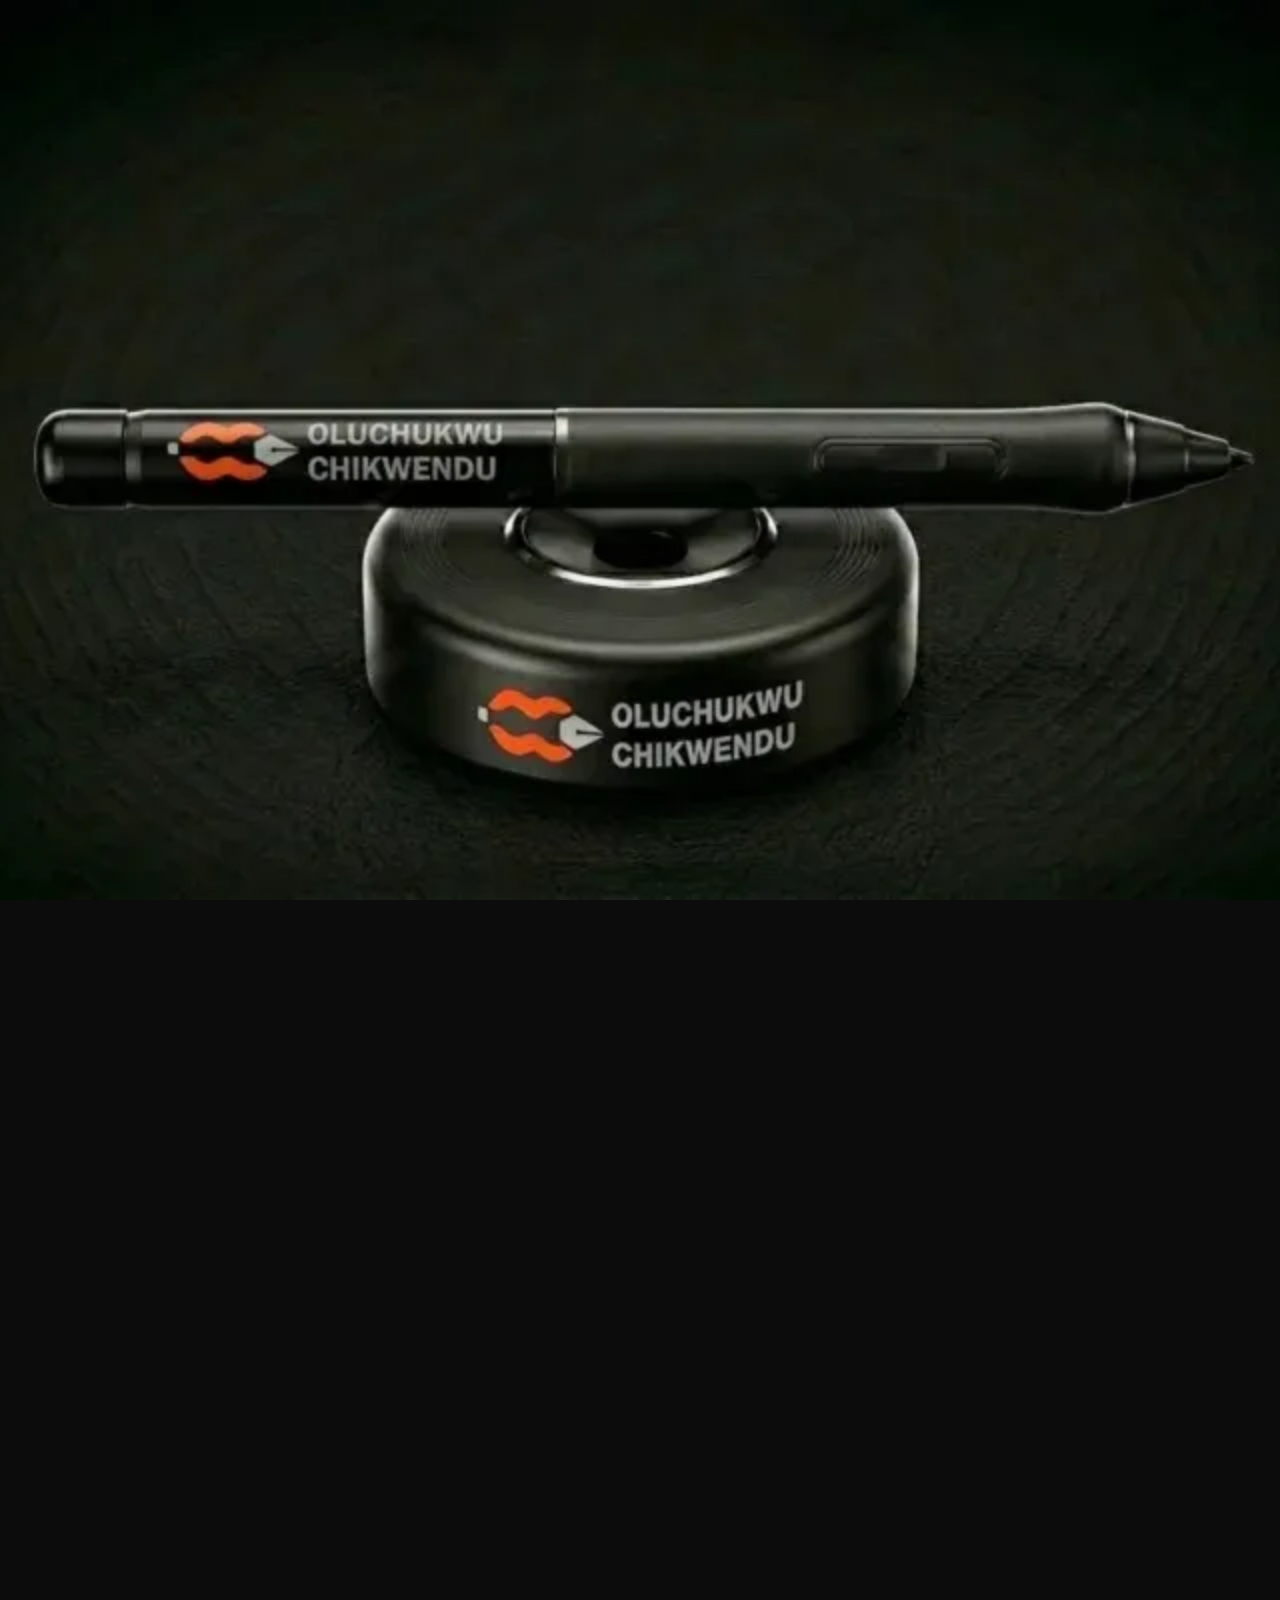
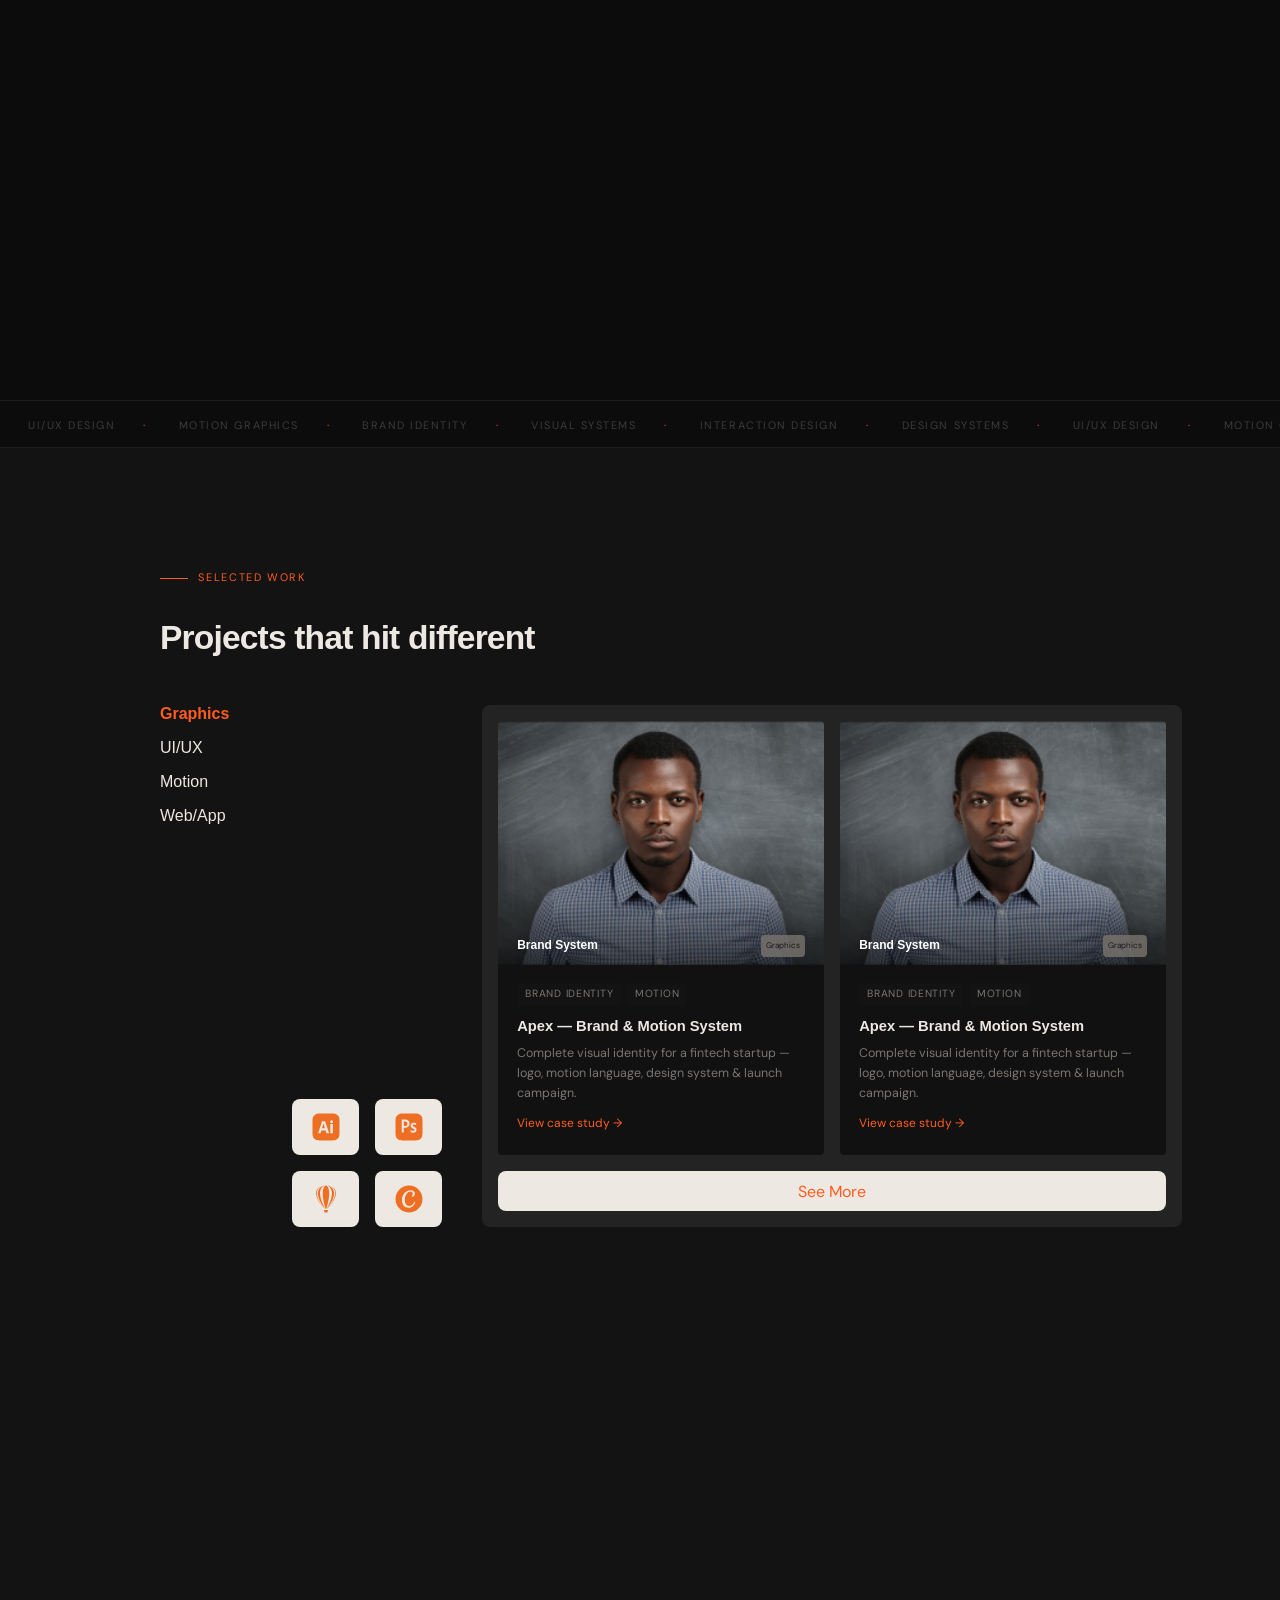
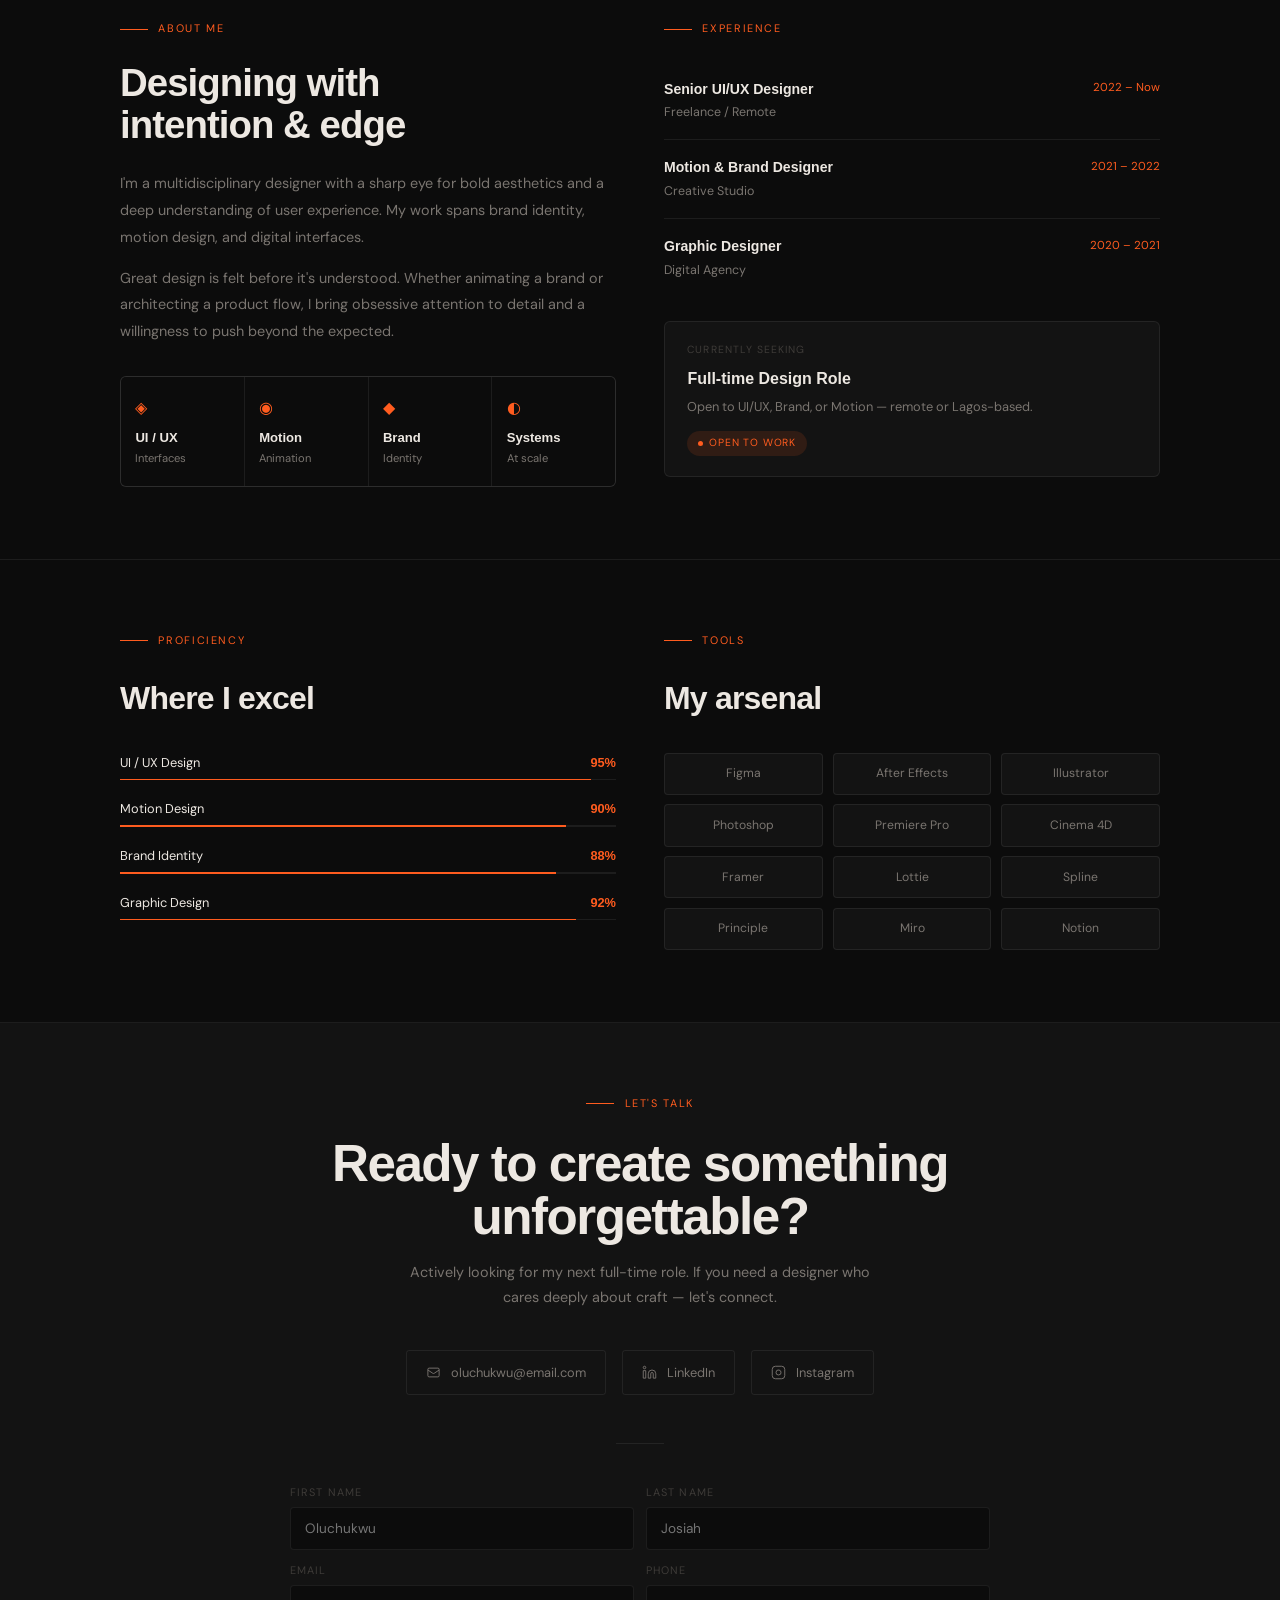
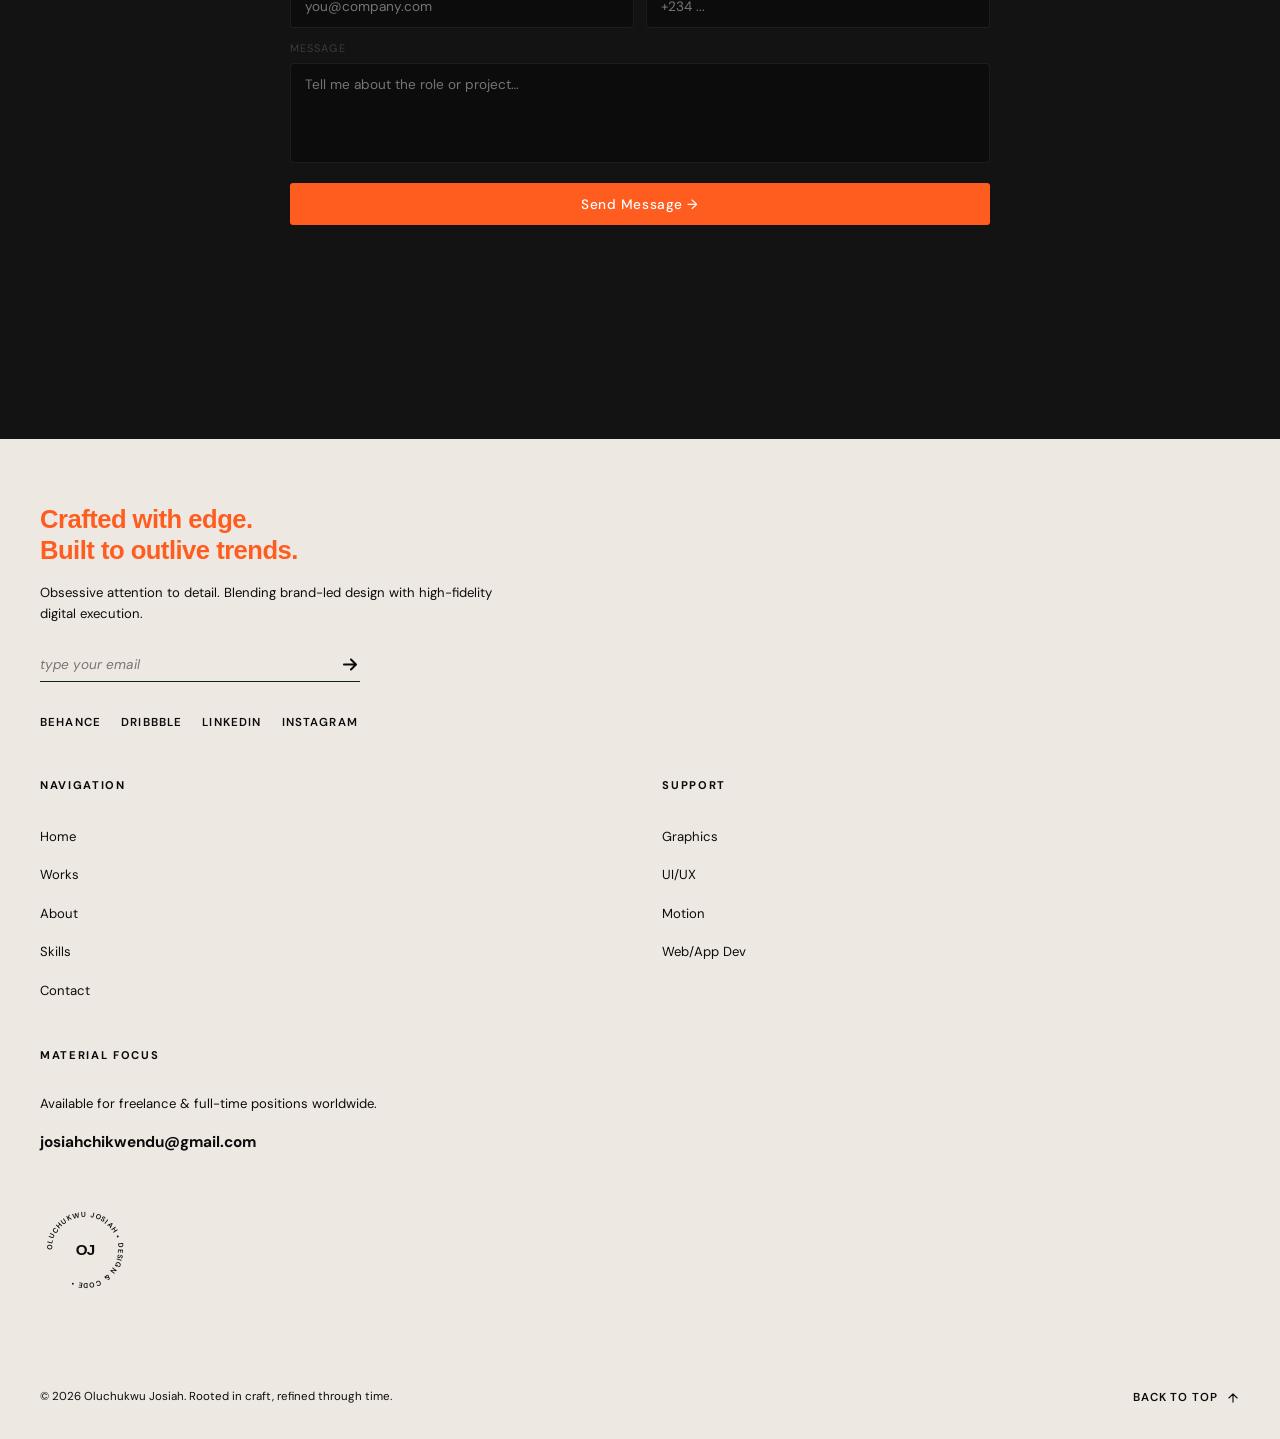
<file: public/index.html>
<!doctype html>
<html lang="en" data-theme="dark">
  <head>
    <meta charset="UTF-8" />
    <meta name="viewport" content="width=device-width, initial-scale=1.0" />
    <meta
      name="description"
      content="Oluchukwu Josiah Chikwendu — Graphics, Motion & UI/UX Designer crafting identities and bold digital experiences."
    />
    <title>Oluchukwu Josiah — Designer</title>
    <link rel="preconnect" href="https://fonts.googleapis.com" />
    <link rel="preconnect" href="https://fonts.gstatic.com" crossorigin />
    <link
      href="https://fonts.googleapis.com/css2?family=DM+Sans:ital,wght@0,300;0,400;0,500;1,400&display=swap"
      rel="stylesheet"
    />
    <link rel="stylesheet" href="styles.css" />
  </head>
  <body>
    <!-- NAV — direct body child so z-index:9999 is unambiguously at root level -->
    <nav id="nav" class="hero-overlay-el"></nav>
    <script src="navbar.js"></script>

    <!-- Preloader -->
    <div id="preloader">
      <div class="pre-ring">
        <svg viewBox="0 0 120 120">
          <circle
            cx="60"
            cy="60"
            r="50"
            fill="none"
            stroke="#fff"
            stroke-width="2"
            opacity="0.1"
          />
          <circle
            id="pre-arc"
            cx="60"
            cy="60"
            r="50"
            fill="none"
            stroke="#FF5C1F"
            stroke-width="2"
            stroke-dasharray="0 314.159"
            stroke-linecap="round"
          />
        </svg>
        <span id="pre-pct">0%</span>
      </div>
    </div>

    <!-- ══════════════════════════════════════════
        ANIMATION SECTION (400vh scroll container)
        All hero UI is hidden inside here and
        revealed at 98% scroll progress.
    ══════════════════════════════════════════ -->
    <div id="anim-container">


      <!-- Sticky viewport — everything lives here -->
      <div id="anim-sticky">
        <!-- Canvas (animation frames) -->
        <canvas id="hero-canvas"></canvas>

        <!-- Pen PNG — centered, fades in at 98% -->
        <!-- Pen tunnel mask — circular hole at base insertion point -->
        <div id="hero-pen" class="hero-overlay-el penscroll">
          <img src="assets/images/Pen/pen-scroll-hook.png" alt="Pen" />
        </div>

        <!-- Pen exit — reveals below base, moves in sync with hero-pen -->
        <div id="hero-pen-exit" class="hero-overlay-el penscroll-exit">
          <img src="assets/images/Pen/pen-scroll-hook.png" alt="Pen" />
        </div>

        <div id="hero-base" class="hero-overlay-el penbase">
          <img src="assets/images/Pen/penbase-scroll-hook.png" alt="Pen" />
        </div>

        <div id="hero-bg" class="hero-overlay-el hero-bg">
          <img src="assets/images/Pen/hero-background.png" alt="Hero Background" />
        </div>

        <!-- Circle mask overlay (fades out at 22% scroll) -->
        <div id="circle-mask">
          <div id="circle-hole"></div>
          <p id="circle-label">Scroll to zoom into the animation</p>
        </div>

        <!-- LEFT: Badge + Heading + Desc + CTA (hidden until 98%) -->
        <div id="hero-left" class="hero-overlay-el">
          <div class="hero-avail">
            <span class="avail-dot"></span>
            Available for full-time roles
          </div>
          <h1 class="hero-h">
            Crafting Digital<br />Experiences<br />
            <em>That Move People</em>
          </h1>
          <p class="hero-desc">
            Turning bold ideas into unforgettable brands through<br />
            Graphic Design, UI/UX and Motion.
          </p>
          <div class="hero-cta">
            <button
              class="btn-acc"
              onclick="
                document
                  .getElementById('work')
                  .scrollIntoView({ behavior: 'smooth' })
              "
            >
              View Work
            </button>
            <button
              class="btn-ghost"
              onclick="
                document
                  .getElementById('contact')
                  .scrollIntoView({ behavior: 'smooth' })
              "
            >
              Contact Me
            </button>
          </div>
        </div>

        <!-- RIGHT: Stats vertical (hidden until 98%) -->
        <div id="hero-right" class="hero-overlay-el">
          <div class="hstat">
            <div class="n">4<span>+</span></div>
            <div class="l">Years Exp.</div>
          </div>
          <div class="hstat">
            <div class="n">30<span>+</span></div>
            <div class="l">Projects</div>
          </div>
          <div class="hstat">
            <div class="n">3</div>
            <div class="l">Disciplines</div>
          </div>
        </div>

        <!-- SOCIAL PROOFS (hidden until 98%) -->
        <!-- Card 1: Left -->
        <div id="proof-1" class="proof-card hero-overlay-el">
          <div class="proof-avatar" style="background: #ff5733">
            <img src="assets/images/proof1.png" class="proof-img" />
          </div>
          <div class="proof-body">
            <div class="proof-name">Sarah Chen</div>
            <div class="proof-title">Creative Director, Nike</div>
            <p class="proof-quote">
              "Josiah delivered exceptional motion design and branding work that
              exceeded our expectations."
            </p>
          </div>
        </div>

        <!-- Card 2: Right -->
        <div id="proof-2" class="proof-card hero-overlay-el">
          <div class="proof-avatar" style="background: #33d4ff">
            <img src="assets/images/proof2.png" class="proof-img" />
          </div>
          <div class="proof-body">
            <div class="proof-name">Michael Okoro</div>
            <div class="proof-title">Founder, Vertex Studio</div>
            <p class="proof-quote">
              "Working with him transformed our product UI/UX. The attention to
              detail and creativity is unmatched."
            </p>
          </div>
        </div>

        <!-- Card 3: Left -->
        <div id="proof-3" class="proof-card hero-overlay-el">
          <div class="proof-avatar" style="background: #8e44ad">
            <img src="assets/images/proof3.png" class="proof-img" />
          </div>
          <div class="proof-body">
            <div class="proof-name">Aisha Rahman</div>
            <div class="proof-title">Head of Design, Lumora</div>
            <p class="proof-quote">
              "His ability to combine graphic design, UI/UX, and cinematic
              motion is rare. Pure excellence."
            </p>
          </div>
        </div>

        <!-- TEXT BEATS (fade in/out during animation) -->
        <div id="beat-a" class="beat">
          <h2>Visual Identity</h2>
          <p>Crafting marks that mean something.</p>
        </div>
        <div id="beat-b" class="beat beat-left">
          <h3>UI / UX Design</h3>
          <p>Interfaces that feel inevitable.</p>
        </div>
        <div id="beat-c" class="beat beat-right">
          <h3>Cinematic Motion</h3>
          <p>Every frame tells a story.</p>
        </div>

        <!-- SCROLL HINT -->
        <div id="scroll-hint"></div>
      </div>
      <!-- /anim-sticky -->
    </div>
    <!-- /anim-container -->

    <!-- ══════════════════════════════════════════
        TICKER (below animation)
    ══════════════════════════════════════════ -->
    <div class="ticker">
      <div class="tick-inner">
        <span>UI/UX Design</span><span class="dot">·</span>
        <span>Motion Graphics</span><span class="dot">·</span>
        <span>Brand Identity</span><span class="dot">·</span>
        <span>Visual Systems</span><span class="dot">·</span>
        <span>Interaction Design</span><span class="dot">·</span>
        <span>Design Systems</span><span class="dot">·</span>
        <span>UI/UX Design</span><span class="dot">·</span>
        <span>Motion Graphics</span><span class="dot">·</span>
        <span>Brand Identity</span><span class="dot">·</span>
        <span>Visual Systems</span><span class="dot">·</span>
        <span>Interaction Design</span><span class="dot">·</span>
        <span>Design Systems</span><span class="dot">·</span>
      </div>
    </div>

    <!-- ══════════════════════════════════════════
        WORK
    ══════════════════════════════════════════ -->
    <section id="work">
      <div class="mx">
        <div class="work-hdr">
          <div>
            <div class="label reveal">Selected Work</div>
            <h2 class="reveal d1">Projects that hit different</h2>
          </div>
        </div>

        <div class="skill-project">
          <!-- Skill Indicator-->
          <div class="skills-tab">
            <button
              class="skills-tab-btn active"
              onclick="openSkillTab(event, 'graphics')"
            >
              Graphics
            </button>
            <button
              class="skills-tab-btn"
              onclick="openSkillTab(event, 'uiUx')"
            >
              UI/UX
            </button>
            <button
              class="skills-tab-btn"
              onclick="openSkillTab(event, 'motion')"
            >
              Motion
            </button>
            <button
              class="skills-tab-btn"
              onclick="openSkillTab(event, 'webApp')"
            >
              Web/App
            </button>
          </div>
          <div id="graphics" class="tool-projects active">
            <div class="work-tools">
              <div class="work-tool-box">
                <img src="assets/svg/tools/illustrator.svg" class="work-tool" />
              </div>
              <div class="work-tool-box">
                <img src="assets/svg/tools/photoshop.svg" class="work-tool" />
              </div>
              <div class="work-tool-box">
                <img src="assets/svg/tools/coreldraw.svg" class="work-tool" />
              </div>
              <div class="work-tool-box">
                <img src="assets/svg/tools/canva.svg" class="work-tool" />
              </div>
            </div>

            <div class="pgrid reveal d2">
              <div class="projects">
                <div class="pcard">
                  <div class="pthumb">
                    <img src="assets/images/proof1.png" class="thumb-img" />
                    <div class="thumb-overlay"></div>
                    <div class="thumb-label">
                      <div class="thumb-tag">Brand System</div>
                      <label>Graphics</label>
                    </div>
                  </div>
                  <div class="pbody">
                    <div class="ptags">
                      <span class="ptag">Brand Identity</span>
                      <span class="ptag">Motion</span>
                    </div>
                    <div class="ptitle">Apex — Brand &amp; Motion System</div>
                    <div class="pdesc">
                      Complete visual identity for a fintech startup — logo,
                      motion language, design system &amp; launch campaign.
                    </div>
                    <div class="parr">View case study →</div>
                  </div>
                </div>

                <div class="pcard">
                  <div class="pthumb">
                    <div class="thumb-overlay"></div>
                    <img src="assets/images/proof1.png" class="thumb-img" />
                    <div class="thumb-label">
                      <div class="thumb-tag">Brand System</div>
                      <label>Graphics</label>
                    </div>
                  </div>
                  <div class="pbody">
                    <div class="ptags">
                      <span class="ptag">Brand Identity</span>
                      <span class="ptag">Motion</span>
                    </div>
                    <div class="ptitle">Apex — Brand &amp; Motion System</div>
                    <div class="pdesc">
                      Complete visual identity for a fintech startup — logo,
                      motion language, design system &amp; launch campaign.
                    </div>
                    <div class="parr">View case study →</div>
                  </div>
                </div>

                <a href="work.html#graphics" class="more-projects">
                  <div class="pbtn">See More</div>
                </a>
              </div>
            </div>
          </div>

          <div id="uiUx" class="tool-projects">
            <div class="work-tools">
              <div class="work-tool-box">
                <img src="assets/svg/tools/figma.svg" class="work-tool" />
              </div>
              <div class="work-tool-box">
                <img src="assets/svg/tools/framer.svg" class="work-tool" />
              </div>
              <div class="work-tool-box">
                <img src="assets/svg/tools/webflow.svg" class="work-tool" />
              </div>
            </div>
            <div class="pgrid reveal d2">
              <div class="projects">
                <div class="pcard">
                  <div class="pthumb">
                    <div class="thumb-overlay"></div>
                    <img src="assets/images/proof2.png" class="thumb-img" />
                    <div class="thumb-label">
                      <div class="thumb-tag">App UI</div>
                      <label>UI/UX</label>
                    </div>
                  </div>
                  <div class="pbody">
                    <div class="ptags">
                      <span class="ptag">UI/UX</span
                      ><span class="ptag">Mobile</span>
                    </div>
                    <div class="ptitle">Vela — Crypto Wallet App</div>
                    <div class="pdesc">
                      Functional, aesthetically pleasing dark and light mode
                      wallet with deep micro-interaction detail.
                    </div>
                    <div class="parr">View project →</div>
                  </div>
                </div>

                <div class="pcard">
                  <div class="pthumb">
                    <div class="thumb-overlay"></div>
                    <img src="assets/images/proof2.png" class="thumb-img" />
                    <div class="thumb-label">
                      <div class="thumb-tag">App UI</div>
                      <label>UI/UX</label>
                    </div>
                  </div>
                  <div class="pbody">
                    <div class="ptags">
                      <span class="ptag">UI/UX</span
                      ><span class="ptag">Mobile</span>
                    </div>
                    <div class="ptitle">Vela — Crypto Wallet App</div>
                    <div class="pdesc">
                      Functional, aesthetically pleasing dark and light mode
                      wallet with deep micro-interaction detail.
                    </div>
                    <div class="parr">View project →</div>
                  </div>
                </div>

                <a href="work.html#uiUx" class="more-projects">
                  <div class="pbtn">See More</div>
                </a>
              </div>
            </div>
          </div>

          <div id="motion" class="tool-projects">
            <div class="work-tools">
              <div class="work-tool-box">
                <img
                  src="assets/svg/tools/after effect.svg"
                  class="work-tool"
                />
              </div>
              <div class="work-tool-box">
                <img src="assets/svg/tools/premierepro.svg" class="work-tool" />
              </div>
              <div class="work-tool-box">
                <img src="assets/svg/tools/capcut.svg" class="work-tool" />
              </div>
            </div>
            <div class="pgrid reveal d2">
              <div class="projects">
                <div class="pcard">
                  <div class="pthumb">
                    <div class="thumb-overlay"></div>
                    <img src="assets/images/proof3.png" class="thumb-img" />
                    <div class="thumb-label">
                      <div class="thumb-tag">Video Graphics</div>
                      <label>Motion</label>
                    </div>
                  </div>
                  <div class="pbody">
                    <div class="ptags">
                      <span class="ptag">Motion</span
                      ><span class="ptag">After Effects</span>
                    </div>
                    <div class="ptitle">EcoTrack — Brand Film</div>
                    <div class="pdesc">
                      A 60-second informative animated explainer for a
                      sustainability platform aimed at producing green housing.
                    </div>
                    <div class="parr">Watch →</div>
                  </div>
                </div>
                <div class="pcard">
                  <div class="pthumb">
                    <div class="thumb-overlay"></div>
                    <img src="assets/images/proof3.png" class="thumb-img" />
                    <div class="thumb-label">
                      <div class="thumb-tag">Video Graphics</div>
                      <label>Motion</label>
                    </div>
                  </div>
                  <div class="pbody">
                    <div class="ptags">
                      <span class="ptag">Motion</span
                      ><span class="ptag">After Effects</span>
                    </div>
                    <div class="ptitle">EcoTrack — Brand Film</div>
                    <div class="pdesc">
                      A 60-second informative animated explainer for a
                      sustainability platform aimed at producing green housing.
                    </div>
                    <div class="parr">Watch →</div>
                  </div>
                </div>

                <a href="work.html#motion" class="more-projects">
                  <div class="pbtn">See More</div>
                </a>
              </div>
            </div>
          </div>

          <!-- WEB/APP SECTION -->
          <div id="webApp" class="tool-projects">
            <div class="work-tools">
              <div class="work-tool-box">
                <img src="assets/svg/tools/html5.svg" class="work-tool"/>
              </div>
              <div class="work-tool-box">
                <img src="assets/svg/tools/css3.svg" class="work-tool" />
              </div>
              <div class="work-tool-box">
                <img src="assets/svg/tools/Javascript.svg" class="work-tool" />
              </div>
            </div>
            <div class="pgrid reveal d2">
              <div class="projects">
                <div class="pcard">
                  <div class="pthumb">
                    <div class="thumb-overlay"></div>
                    <img src="assets/images/proof1.png" class="thumb-img" />
                    <div class="thumb-label">
                      <div class="thumb-tag">Portfolio</div>
                      <label>Web/App</label>
                    </div>
                  </div>
                  <div class="pbody">
                    <div class="ptags">
                      <span class="ptag">Next.js</span
                      ><span class="ptag">TypeScript</span>
                    </div>
                    <div class="ptitle">Portfolio — Personal Website</div>
                    <div class="pdesc">
                      A modern, responsive portfolio site showcasing design and development work with smooth animations.
                    </div>
                    <div class="parr">View project →</div>
                  </div>
                </div>
                <div class="pcard">
                  <div class="pthumb">
                    <div class="thumb-overlay"></div>
                    <img src="assets/images/proof2.png" class="thumb-img" />
                    <div class="thumb-label">
                      <div class="thumb-tag">Web App</div>
                      <label>Web/App</label>
                    </div>
                  </div>
                  <div class="pbody">
                    <div class="ptags">
                      <span class="ptag">React</span
                      ><span class="ptag">API Integration</span>
                    </div>
                    <div class="ptitle">Analytics Platform — SaaS Dashboard</div>
                    <div class="pdesc">
                      A full-featured analytics dashboard with real-time data visualization and responsive design.
                    </div>
                    <div class="parr">View project →</div>
                  </div>
                </div>

                <a href="work.html#webApp" class="more-projects">
                  <div class="pbtn">See More</div>
                </a>
              </div>
            </div>
          </div>
        </div>
      </div>
    </section>

    <!-- ══════════════════════════════════════════
        ABOUT
    ══════════════════════════════════════════ -->
    <section id="about">
      <div class="mx">
        <div class="about-grid">
          <div>
            <div class="label reveal">About Me</div>
            <h2 class="about-big reveal d1">
              Designing with<br />intention &amp; edge
            </h2>
            <p class="about-p reveal d2">
              I'm a multidisciplinary designer with a sharp eye for bold
              aesthetics and a deep understanding of user experience. My work
              spans brand identity, motion design, and digital interfaces.
            </p>
            <p class="about-p reveal d3">
              Great design is felt before it's understood. Whether animating a
              brand or architecting a product flow, I bring obsessive attention
              to detail and a willingness to push beyond the expected.
            </p>
            <div class="discipline-row reveal d4">
              <div class="disc">
                <div class="disc-ic">◈</div>
                <div class="disc-nm">UI / UX</div>
                <div class="disc-sub">Interfaces</div>
              </div>
              <div class="disc">
                <div class="disc-ic">◉</div>
                <div class="disc-nm">Motion</div>
                <div class="disc-sub">Animation</div>
              </div>
              <div class="disc">
                <div class="disc-ic">◆</div>
                <div class="disc-nm">Brand</div>
                <div class="disc-sub">Identity</div>
              </div>
              <div class="disc">
                <div class="disc-ic">◐</div>
                <div class="disc-nm">Systems</div>
                <div class="disc-sub">At scale</div>
              </div>
            </div>
          </div>
          <div>
            <div class="label reveal">Experience</div>
            <div class="exp-list reveal d1">
              <div class="exp-item">
                <div>
                  <div class="exp-role">Senior UI/UX Designer</div>
                  <div class="exp-co">Freelance / Remote</div>
                </div>
                <div class="exp-yr">2022 – Now</div>
              </div>
              <div class="exp-item">
                <div>
                  <div class="exp-role">Motion &amp; Brand Designer</div>
                  <div class="exp-co">Creative Studio</div>
                </div>
                <div class="exp-yr">2021 – 2022</div>
              </div>
              <div class="exp-item">
                <div>
                  <div class="exp-role">Graphic Designer</div>
                  <div class="exp-co">Digital Agency</div>
                </div>
                <div class="exp-yr">2020 – 2021</div>
              </div>
            </div>
            <div class="open-badge reveal d2">
              <div class="ob-tag">Currently seeking</div>
              <div class="ob-title">Full-time Design Role</div>
              <div class="ob-sub">
                Open to UI/UX, Brand, or Motion — remote or Lagos-based.
              </div>
              <div class="ob-pill">Open to work</div>
            </div>
          </div>
        </div>
      </div>
    </section>

    <!-- ══════════════════════════════════════════
        SKILLS
    ══════════════════════════════════════════ -->
    <section id="skills">
      <div class="mx">
        <div class="sk-grid">
          <div>
            <div class="label reveal">Proficiency</div>
            <h2 class="sk-title reveal d1">Where I excel</h2>
            <div id="sbars">
              <div class="sbar reveal d2">
                <div class="sbar-top">
                  <span>UI / UX Design</span><b>95%</b>
                </div>
                <div class="track"><div class="fill" data-w="95"></div></div>
              </div>
              <div class="sbar reveal d3">
                <div class="sbar-top"><span>Motion Design</span><b>90%</b></div>
                <div class="track"><div class="fill" data-w="90"></div></div>
              </div>
              <div class="sbar reveal d4">
                <div class="sbar-top">
                  <span>Brand Identity</span><b>88%</b>
                </div>
                <div class="track"><div class="fill" data-w="88"></div></div>
              </div>
              <div class="sbar reveal d5">
                <div class="sbar-top">
                  <span>Graphic Design</span><b>92%</b>
                </div>
                <div class="track"><div class="fill" data-w="92"></div></div>
              </div>
            </div>
          </div>
          <div>
            <div class="label reveal">Tools</div>
            <h2 class="sk-title reveal d1">My arsenal</h2>
            <div class="tools reveal d2">
              <div class="tool">Figma</div>
              <div class="tool">After Effects</div>
              <div class="tool">Illustrator</div>
              <div class="tool">Photoshop</div>
              <div class="tool">Premiere Pro</div>
              <div class="tool">Cinema 4D</div>
              <div class="tool">Framer</div>
              <div class="tool">Lottie</div>
              <div class="tool">Spline</div>
              <div class="tool">Principle</div>
              <div class="tool">Miro</div>
              <div class="tool">Notion</div>
            </div>
          </div>
        </div>
      </div>
    </section>

    <!-- ══════════════════════════════════════════
        CONTACT
    ══════════════════════════════════════════ -->
    <section id="contact">
      <div class="ct-wrap">
        <div class="label reveal" style="justify-content: center">
          Let's Talk
        </div>
        <h2 class="ct-big reveal d1">
          Ready to create something<br />unforgettable?
        </h2>
        <p class="ct-sub reveal d2">
          Actively looking for my next full-time role. If you need a designer
          who cares deeply about craft — let's connect.
        </p>
        <div class="ct-links reveal d3">
          <a class="clink" href="mailto:oluchukwu@email.com">
            <svg
              viewBox="0 0 24 24"
              fill="none"
              stroke="currentColor"
              stroke-width="1.5"
            >
              <path
                d="M3 8l7.89 5.26a2 2 0 002.22 0L21 8M5 19h14a2 2 0 002-2V7a2 2 0 00-2-2H5a2 2 0 00-2 2v10a2 2 0 002 2z"
              />
            </svg>
            oluchukwu@email.com
          </a>
          <a
            class="clink"
            href="https://linkedin.com/in/"
            target="_blank"
            rel="noopener"
          >
            <svg
              viewBox="0 0 24 24"
              fill="none"
              stroke="currentColor"
              stroke-width="1.5"
            >
              <path
                d="M16 8a6 6 0 016 6v7h-4v-7a2 2 0 00-2-2 2 2 0 00-2 2v7h-4v-7a6 6 0 016-6zM2 9h4v12H2z"
              />
              <circle cx="4" cy="4" r="2" />
            </svg>
            LinkedIn
          </a>
          <a
            class="clink"
            href="https://instagram.com/"
            target="_blank"
            rel="noopener"
          >
            <svg
              viewBox="0 0 24 24"
              fill="none"
              stroke="currentColor"
              stroke-width="1.5"
            >
              <rect x="2" y="2" width="20" height="20" rx="5" />
              <path d="M16 11.37A4 4 0 1112.63 8 4 4 0 0116 11.37z" />
              <line x1="17.5" y1="6.5" x2="17.51" y2="6.5" />
            </svg>
            Instagram
          </a>
        </div>
        <div class="divider reveal"></div>
        <form class="cform reveal d2" onsubmit="return false;">
          <div class="ff">
            <label>First name</label
            ><input type="text" placeholder="Oluchukwu" />
          </div>
          <div class="ff">
            <label>Last name</label><input type="text" placeholder="Josiah" />
          </div>
          <div class="ff">
            <label>Email</label
            ><input type="email" placeholder="you@company.com" />
          </div>
          <div class="ff">
            <label>Phone</label><input type="tel" placeholder="+234 ..." />
          </div>
          <div class="ff full">
            <label>Message</label
            ><textarea
              placeholder="Tell me about the role or project…"
            ></textarea>
          </div>
          <button class="sbtn" type="submit">Send Message →</button>
        </form>
      </div>
    </section>

    <!-- ══════════════════════════════════════════
        IMPROVED FOOTER (Negative Split Style)
    ══════════════════════════════════════════ -->
    <footer class="premium-footer">
      <div class="footer-banner" data-words="Graphics, UI/UX, Web/App, Motion">
        <!-- Bottom layer: Cream bg, dark text -->
        <div class="banner-layer layer-bottom" aria-hidden="true">
          <div class="banner-text">Graphics</div>
        </div>
      </div>

      <div class="footer-main">
        <div class="footer-grid">
          <!-- Col 1: Slogan + Form -->
          <div class="fg-col brand-col">
            <h3 class="f-slogan">Crafted with edge.<br>Built to outlive trends.</h3>
            <p class="f-sub">Obsessive attention to detail. Blending brand-led design with high-fidelity digital execution.</p>
            <form class="f-newsletter" onsubmit="event.preventDefault(); alert('Subscribed!');">
              <input type="email" placeholder="type your email" required class="fn-input" />
              <button type="submit" class="fn-btn" aria-label="Subscribe">
                <img src="assets/svg/icons/arrow-right.svg" alt="Subscribe">
              </button>
            </form>
            <div class="f-socials">
              <a href="https://behance.net/josiahchikwendu" target="_blank" aria-label="Behance">Behance</a>
              <a href="https://dribbble.com/josiahchikwendu" target="_blank" aria-label="Dribbble">Dribbble</a>
              <a href="https://linked.com/in/josiahchikwendu" target="_blank" aria-label="LinkedIn">LinkedIn</a>
              <a href="https:instagram.com/josiahchikwendu" target="_blank" aria-label="Instagram">Instagram</a>
            </div>
          </div>

          <!-- Col 2: Navigation -->
          <div class="fg-col links-col">
            <h4 class="f-col-title">Navigation</h4>
            <ul class="f-links">
              <li><a href="index.html">Home</a></li>
              <li><a href="work.html">Works</a></li>
              <li><a href="index.html#about">About</a></li>
              <li><a href="index.html#skills">Skills</a></li>
              <li><a href="index.html#contact">Contact</a></li>
            </ul>
          </div>

          <!-- Col 3: Disciplines -->
          <div class="fg-col links-col">
            <h4 class="f-col-title">Support</h4>
            <ul class="f-links">
              <li><a href="work.html#graphics">Graphics</a></li>
              <li><a href="work.html#uiUx">UI/UX</a></li>
              <li><a href="work.html#motion">Motion</a></li>
              <li><a href="work.html#webApp">Web/App Dev</a></li>
            </ul>
          </div>

          <!-- Col 4: Badge & Contact -->
          <div class="fg-col contact-col">
            <h4 class="f-col-title">Material Focus</h4>
            <p class="fc-info">Available for freelance &amp; full-time positions worldwide.</p>
            <a href="mailto:josiahchikwendu@gmail.com" class="fc-email">josiahchikwendu@gmail.com</a>
            
            <div class="f-badge-wrap">
              <svg class="f-badge-svg" viewBox="0 0 100 100" width="80" height="80">
                <path id="badgePath" d="M 50,50 m -37,0 a 37,37 0 1,1 74,0 a 37,37 0 1,1 -74,0" fill="none" />
                <text font-size="8" font-weight="600" fill="currentColor" letter-spacing="1">
                  <textPath href="#badgePath">OLUCHUKWU JOSIAH • DESIGN & CODE • </textPath>
                </text>
              </svg>
              <div class="f-badge-center">OJ</div>
            </div>
          </div>
        </div>

        <div class="footer-bottom">
          <div class="fb-copy">© 2026 Oluchukwu Josiah. Rooted in craft, refined through time.</div>
          <button class="fb-totop" onclick="window.scrollTo({top:0, behavior:'smooth'});" aria-label="Back to top">
            <span>Back to top</span>
            <svg viewBox="0 0 24 24" fill="none" stroke="currentColor" stroke-width="2" width="14" height="14">
              <path d="M12 19V5M5 12l7-7 7 7" stroke-linecap="round" stroke-linejoin="round"/>
            </svg>
          </button>
        </div>
      </div>

    <!-- ══════════════════════════════════════════
        SCRIPTS
    ══════════════════════════════════════════ -->
    <script>
      (function () {
        // ── CONFIG ──────────────────────────────────────────────
        var FRAME_COUNT = 192;
        var FRAME_DIR = "assets/images/hero-frames-webp/";
        var FRAME_DELAY = "0.042s";

        function getFramePath(i) {
          var p = i.toString().padStart(3, "0");
          return FRAME_DIR + "frame_" + p + "_delay-" + FRAME_DELAY + ".webp";
        }

        // ── ELEMENTS ────────────────────────────────────────────
        var container = document.getElementById("anim-container");
        var canvas = document.getElementById("hero-canvas");
        var ctx = canvas.getContext("2d");
        var preloader = document.getElementById("preloader");
        var preArc = document.getElementById("pre-arc");
        var prePct = document.getElementById("pre-pct");
        var circleMask = document.getElementById("circle-mask");
        var scrollHint = document.getElementById("scroll-hint");
        var beatA = document.getElementById("beat-a");
        var beatB = document.getElementById("beat-b");
        var beatC = document.getElementById("beat-c");
        var overlayEls = document.querySelectorAll(".hero-overlay-el");

        // ── STATE ───────────────────────────────────────────────
        var images = new Array(FRAME_COUNT).fill(null);
        var loaded = 0;
        var isReady = false;
        var revealed = false;

        // ── CANVAS SETUP ────────────────────────────────────────
        function resizeCanvas() {
          canvas.width = window.innerWidth;
          canvas.height = window.innerHeight;
        }
        resizeCanvas();
        window.addEventListener("resize", function () {
          resizeCanvas();
          drawFrame(currentFrame());
        });

        // ── DRAW ────────────────────────────────────────────────
        function drawFrame(idx) {
          var img = images[idx];
          if (!img || !img.complete || img.naturalWidth === 0) return;
          var W = canvas.width,
            H = canvas.height;
          var scale = Math.max(W / img.naturalWidth, H / img.naturalHeight);
          var x = (W - img.naturalWidth * scale) / 2;
          var y = (H - img.naturalHeight * scale) / 2;
          ctx.clearRect(0, 0, W, H);
          ctx.drawImage(
            img,
            x,
            y,
            img.naturalWidth * scale,
            img.naturalHeight * scale,
          );
        }

        function currentFrame() {
          var prog = scrollProgress();
          // Animation runs smoothly from 0% scroll to 100%
          return Math.min(
            FRAME_COUNT - 1,
            Math.floor(prog * FRAME_COUNT)
          );
        }

        // ── SCROLL PROGRESS (0–1 within anim-container) ─────────
        function scrollProgress() {
          var rect = container.getBoundingClientRect();
          var total = container.offsetHeight - window.innerHeight;
          var scrolled = -rect.top;
          return Math.max(0, Math.min(1, scrolled / total));
        }

        // ── PRELOAD ─────────────────────────────────────────────
        function preload() {
          var CONCURRENCY = 6;
          var queue = [];
          for (var i = 0; i < FRAME_COUNT; i++) queue.push(i);

          function loadNext() {
            if (queue.length === 0) return;
            var idx = queue.shift();
            var img = new Image();
            img.onload = img.onerror = function () {
              images[idx] = img;
              loaded++;
              // Update preloader arc
              var pct = Math.floor((loaded / FRAME_COUNT) * 100);
              var dash = (pct / 100) * 314.159;
              preArc.setAttribute("stroke-dasharray", dash + " 314.159");
              prePct.textContent = pct + "%";

              if (loaded === FRAME_COUNT) {
                onAllLoaded();
              } else {
                loadNext();
              }
            };
            img.src = getFramePath(idx);
          }

          for (var c = 0; c < CONCURRENCY; c++) loadNext();
        }

        function onAllLoaded() {
          isReady = true;

          var shouldSkipIntro = window.location.hash === "#finished";

          if (shouldSkipIntro) {
            // Instantly hide preloader and circle mask
            preloader.style.display = "none";
            circleMask.style.display = "none";
            canvas.style.clipPath = "circle(150% at 50% 50%)";

            // Scroll immediately to the end of anim-container
            var totalScroll = container.offsetHeight - window.innerHeight;
            window.scrollTo(0, totalScroll);

            // Enable scroll listener and draw current frame
            window.addEventListener("scroll", onScroll, { passive: true });
            onScroll();
            return;
          }

          // Hide preloader
          preloader.style.transition = "opacity 0.5s";
          preloader.style.opacity = "0";
          setTimeout(function () {
            preloader.style.display = "none";
          }, 500);

          // Draw frame 0
          drawFrame(0);

          // Show circle mask initially (clipped to 130px as in CSS)
          circleMask.style.opacity = "1";

          // Wait a short moment for preloader to clear, then trigger automatic zoom-out
          setTimeout(function () {
            // Smoothly expand the canvas clip-path viewport (circular mask zoom-out)
            canvas.style.transition = "clip-path 1.5s cubic-bezier(0.25, 1, 0.3, 1)";
            canvas.style.clipPath = "circle(150% at 50% 50%)";

            // Smoothly fade out the vignette overlay and the instructions text
            circleMask.style.transition = "opacity 1.2s ease-out";
            circleMask.style.opacity = "0";

            // Clean up and bind standard scroll listener once intro zoom finishes
            setTimeout(function () {
              canvas.style.transition = "none";
              circleMask.style.display = "none";

              // Enable scroll listener
              window.addEventListener("scroll", onScroll, { passive: true });
              onScroll();
            }, 1500);
          }, 600);
        }

        // ── SCROLL HANDLER ──────────────────────────────────────
        function onScroll() {
          if (!isReady) return;
          var prog = scrollProgress();

          // Draw current frame
          drawFrame(currentFrame());

          // Scroll hint: visible 0–10%
          scrollHint.style.opacity = Math.max(0, 1 - prog / 0.1);

          // Beat A: 10–25%
          beatA.style.opacity =
            prog < 0.1
              ? 0
              : prog < 0.1
                ? (prog - 0.1) / 0.05
                : prog < 0.25
                  ? 1
                  : prog < 0.25
                    ? 1 - (prog - 0.2) / 0.05
                    : 0;
          beatA.style.transform =
            "translateY(" +
            (prog < 0.1
              ? (1 - (prog - 0.1) / 0.05) * 20
              : prog > 0.2
                ? ((prog - 0.2) / 0.05) * 20
                : 0) +
            "px)";

          // Beat B: 35–55%
          beatB.style.opacity =
            prog < 0.35
              ? 0
              : prog < 0.4
                ? (prog - 0.35) / 0.05
                : prog < 0.5
                  ? 1
                  : prog < 0.55
                    ? 1 - (prog - 0.5) / 0.05
                    : 0;

          // Beat C: 60–80%
          beatC.style.opacity =
            prog < 0.6
              ? 0
              : prog < 0.65
                ? (prog - 0.6) / 0.05
                : prog < 0.75
                  ? 1
                  : prog < 0.8
                    ? 1 - (prog - 0.75) / 0.05
                    : 0;

          // At 100%: reveal all overlay elements
          var sticky = document.getElementById("anim-sticky");
          var nav = document.getElementById("nav");

          if (prog >= 1.0 && !revealed) {
            revealed = true;
            overlayEls.forEach(function (el) {
              el.classList.add("visible");
            });

            // Push hero down so nav doesn't cover it
            if (sticky && nav) {
              var navH = nav.offsetHeight || 75;
              sticky.style.transformOrigin = "top center";
              sticky.style.transition =
                "transform 0.5s cubic-bezier(.4,0,.2,1)";
              sticky.style.transform =
                "translateY(" + navH + "px)";
            }
          } else if (prog < 0.97 && revealed) {
            revealed = false;
            overlayEls.forEach(function (el) {
              el.classList.remove("visible");
            });

            // Revert hero transform
            if (sticky) {
              sticky.style.transform = "translateY(0px)";
            }
          }

          // ── PEN PHASE 2 (scroll into work section) ──────────────
          // Triggered when #work's "Selected Work" label enters viewport.
          // Phase A (0→0.5t): pen moves straight DOWN, scale 1→0.9
          //   — appears to pass through the base vertically
          // Phase B (0.5→1t): pen moves LEFT into work-tools column,
          //   settles above work-tool-box items

          var penEl = document.getElementById("hero-pen"); // .penscroll wrapper
          var baseEl = document.getElementById("hero-base"); // .penbase wrapper
          var workEl = document.getElementById("work");
          var wtEl = document.querySelector(".skills-tab"); // Use fixed reference

          if (penEl && workEl && wtEl && baseEl) {
            var workRect = workEl.getBoundingClientRect();
            // Start animating when top of #work is within 80% of viewport
            var triggerPoint = window.innerHeight * 0.8;

            if (workRect.top <= triggerPoint) {
              // t = 0 when work section just enters, 1 when work-tools top is near nav
              var wtRect = wtEl.getBoundingClientRect();
              var navHeight = 64;
              var totalDist = Math.max(1, triggerPoint - (navHeight + 100));
              var traveled = triggerPoint - workRect.top;
              var t = Math.min(1, Math.max(0, traveled / totalDist));

              // Easing: ease-in-out
              var ease = t < 0.5 ? 2 * t * t : -1 + (4 - 2 * t) * t;

              // Allow pen to overflow sticky container
              document.getElementById("anim-sticky").style.overflow = "visible";

              // ── PHASE A (t 0→0.5): move DOWN only, scale 1→0.9 ──
              // Target for phase A: center X stays, Y moves down by
              // the distance from hero center to work-tools top area
              var heroRect = document
                .getElementById("anim-sticky")
                .getBoundingClientRect();
              var heroCenterX = heroRect.left + heroRect.width / 2;
              var heroCenterY = heroRect.top + heroRect.height / 2;

              var vCenterX = window.innerWidth / 2;
              var vCenterY = window.innerHeight / 2;

              var startX = heroCenterX - vCenterX;
              var startY = heroCenterY - vCenterY;

              // ── Target sizing: pen top = skills-tab top, pen tip = first work-tool-box top ──
              var baseRect = baseEl.getBoundingClientRect();
              var H = window.innerHeight;
              var y_insert = baseRect.top + 0.775 * baseRect.height;
              var y_exit = baseRect.top + 0.94 * baseRect.height;

              // Natural pen height in viewport pixels at scale = 1
              var unscaledLength = y_insert - startY;

              // Measure reference elements in the current viewport
              var stEl = document.querySelector(".skills-tab");
              var stRect = stEl ? stEl.getBoundingClientRect() : null;
              var firstBox = document.querySelector(".tool-projects.active .work-tool-box") || document.querySelector(".work-tool-box");
              var firstBoxRect = firstBox ? firstBox.getBoundingClientRect() : null;

              // Desired pen top  = top of .skills-tab ("Graphics" label level)
              // Desired pen tip  = top of first .work-tool-box (gap boundary)
              var penTopTarget = stRect ? stRect.top : 64;
              var penTipTarget = firstBoxRect ? firstBoxRect.top : penTopTarget + 300;

              // Scale so the pen's natural height spans exactly that gap
              var targetScale = (penTipTarget - penTopTarget) / unscaledLength;
              var isMobileView = window.innerWidth <= 768;

              if (isMobileView) {
                targetScale = 0.45;
              }

              // End Y: places the scaled pen's visual top at penTopTarget
              // (pen top in viewport = vCenterY*(1-s) + ty, set equal to penTopTarget)
              var endY = penTopTarget - vCenterY + vCenterY * targetScale;

              // End X: centre of the work-tools sidebar column on desktop, gap on mobile
              var endX = startX;
              if (isMobileView) {
                var card1 = document.querySelector(".tool-projects.active .pcard:nth-child(1)");
                var card2 = document.querySelector(".tool-projects.active .pcard:nth-child(2)");
                if (card1 && card2) {
                  var r1 = card1.getBoundingClientRect();
                  var r2 = card2.getBoundingClientRect();
                  var gapCenterX = (r1.right + r2.left) / 2;
                  var gapCenterY = (r1.top + r1.bottom) / 2;
                  
                  endX = gapCenterX - vCenterX;
                  endY = gapCenterY - vCenterY;
                } else {
                  endX = 0;
                  endY = 100;
                }
              } else {
                var wtColEl = document.querySelector(".tool-projects.active .work-tools") || document.querySelector(".work-tools");
                var wtColRect = wtColEl ? wtColEl.getBoundingClientRect() : null;
                endX = wtColRect ? (wtColRect.left + wtColRect.width / 2 - vCenterX) : startX;
              }

              var penExitEl = document.getElementById("hero-pen-exit");

              // Move to body to escape #anim-sticky's transform context
              // This makes position: fixed truly fixed to the viewport
              if (penEl.parentNode !== document.body) {
                document.body.appendChild(penEl);
                document.body.appendChild(penExitEl);
                penEl.style.zIndex = "200";
                penExitEl.style.zIndex = "200";
              }

              // Fixed positioning to eliminate scroll jitter
              penEl.style.position = "fixed";
              penExitEl.style.position = "fixed";

              // Dynamically adjust clip-paths to stay locked to the base's position
              penEl.style.clipPath = "inset(0px 0px " + Math.max(0, H - y_insert) + "px 0px)";
              penExitEl.style.clipPath = "inset(" + Math.max(0, y_exit) + "px -9999px -9999px -9999px)";

              var t_clear = 0.25; // Point at which the pen clears the base
              // Calculate the exact yMove translation needed for the top of the pen to clear y_exit (with 20px padding)
              var y_clear = y_exit - vCenterY + (vCenterY * targetScale) + 20;

              var xMove, yMove, scale;
              if (t <= t_clear) {
                // Phase 1: Pen slides straight down and scales down until the top of the pen is out of the base
                var tY = t / t_clear;
                var easeY1 = tY < 0.5 ? 2 * tY * tY : -1 + (4 - 2 * tY) * tY;
                xMove = startX;
                yMove = startY + (y_clear - startY) * easeY1;
                scale = 1.0 - (1.0 - targetScale) * easeY1;
              } else {
                // Phase 2: Pen moves diagonally to the work-tools column at the target scale
                var tX = (t - t_clear) / (1 - t_clear);
                var easeDiag = tX < 0.5 ? 2 * tX * tX : -1 + (4 - 2 * tX) * tX;
                xMove = startX + (endX - startX) * easeDiag;
                yMove = y_clear + (endY - y_clear) * easeDiag;
                scale = targetScale;
              }

              penEl.querySelector("img").style.transform = "translate(" + xMove + "px, " + yMove + "px) scale(" + scale + ")";
              penExitEl.querySelector("img").style.transform = "translate(" + xMove + "px, " + yMove + "px) scale(" + scale + ")";
            } else {
              // Work section not yet in view — reset pen to hero position
              var animSticky = document.getElementById("anim-sticky");
              animSticky.style.overflow = "hidden";
              
              var penExitEl = document.getElementById("hero-pen-exit");
              if (penEl.parentNode === document.body) {
                animSticky.appendChild(penEl);
                animSticky.appendChild(penExitEl);
                penEl.style.zIndex = "";
                penExitEl.style.zIndex = "";
              }

              penEl.style.position = "absolute";
              penExitEl.style.position = "absolute";
              penEl.querySelector("img").style.transform = "";
              penExitEl.querySelector("img").style.transform = "";
              penEl.style.clipPath = "";
              penExitEl.style.clipPath = "";
            }
          }

          // ── WORK TABS SCROLL ──────────────────────────────────────
          if (workEl) {
            var wRect = workEl.getBoundingClientRect();
            // The section is 300vh tall (or 180vh on mobile). It becomes sticky when wRect.top <= 0.
            // The total sticky scroll distance is height - window.innerHeight
            var stickyDist = workEl.offsetHeight - window.innerHeight;
            if (
              stickyDist > 0 &&
              wRect.top <= 0 &&
              wRect.bottom >= window.innerHeight
            ) {
              // Calculate progress (0 to 1) while #work is sticky
              var p = Math.max(0, Math.min(1, -wRect.top / stickyDist));

              var tabId = "graphics";
              var btnIndex = 0;
              if (p > 0.25 && p <= 0.5) {
                tabId = "uiUx";
                btnIndex = 1;
              } else if (p > 0.5 && p <= 0.75) {
                tabId = "motion";
                btnIndex = 2;
              } else if (p > 0.75) {
                tabId = "webApp";
                btnIndex = 3;
              }

              var activeTab = document.querySelector(".tool-projects.active");
              if (!activeTab || activeTab.id !== tabId) {
                // Switch tabs
                document
                  .querySelectorAll(".skills-tab-btn")
                  .forEach(function (btn, idx) {
                    if (idx === btnIndex) btn.classList.add("active");
                    else btn.classList.remove("active");
                  });
                document
                  .querySelectorAll(".tool-projects")
                  .forEach(function (tp) {
                    var proj = tp.querySelector(".projects");
                    if (tp.id === tabId) {
                      tp.classList.add("active");
                      if (proj) proj.style.transform = "translateX(0px)";
                    } else {
                      tp.classList.remove("active");
                      if (proj) proj.style.transform = "";
                    }
                  });
                activeTab = document.getElementById(tabId);
              }

              // Apply horizontal scroll animation on mobile views
              if (window.innerWidth <= 768 && activeTab) {
                var proj = activeTab.querySelector(".projects");
                if (proj) {
                  var startRange = btnIndex * 0.25;
                  var endRange = startRange + 0.25;
                  var tabProgress = (p - startRange) / (endRange - startRange);
                  tabProgress = Math.max(0, Math.min(1, tabProgress));

                  var viewportWidth = proj.parentElement ? proj.parentElement.clientWidth : window.innerWidth;
                  var maxScroll = proj.scrollWidth - viewportWidth;
                  if (maxScroll > 0) {
                    var translateX = -maxScroll * tabProgress;
                    proj.style.transform = "translateX(" + translateX + "px)";
                  }
                }
              }
            }
          }
        }

        // ── THEME ───────────────────────────────────────────────
        window.toggleTheme = function () {
          var html = document.documentElement;
          var isDark = html.getAttribute("data-theme") === "dark";
          html.setAttribute("data-theme", isDark ? "light" : "dark");
          document.getElementById("themeIco").textContent = isDark ? "☾" : "☀";
          document.getElementById("themeTxt").textContent = isDark
            ? "Dark"
            : "Light";
        };

        // ── SCROLL REVEAL (below animation) ─────────────────────
        var revealEls = document.querySelectorAll(
          ".reveal, .reveal-left, .reveal-right",
        );
        var ro = new IntersectionObserver(
          function (entries) {
            entries.forEach(function (e) {
              if (e.isIntersecting) e.target.classList.add("in");
            });
          },
          { threshold: 0.15 },
        );
        revealEls.forEach(function (el) {
          ro.observe(el);
        });

        // Skill bars
        var bo = new IntersectionObserver(
          function (entries) {
            entries.forEach(function (e) {
              if (e.isIntersecting) {
                e.target.querySelectorAll(".fill").forEach(function (f) {
                  f.style.width = f.dataset.w + "%";
                });
                bo.disconnect();
              }
            });
          },
          { threshold: 0.3 },
        );
        var sb = document.getElementById("sbars");
        if (sb) bo.observe(sb);

        // Smooth nav links
        document.querySelectorAll("nav a").forEach(function (a) {
          a.addEventListener("click", function (e) {
            var t = document.querySelector(a.getAttribute("href"));
            if (t) {
              e.preventDefault();
              t.scrollIntoView({ behavior: "smooth" });
            }
          });
        });

        // ── START ───────────────────────────────────────────────
        preload();
      })();

      function openSkillTab(evt, tabId) {
        var btnIndex = 0;
        if (tabId === "uiUx") btnIndex = 1;
        else if (tabId === "motion") btnIndex = 2;
        else if (tabId === "webApp") btnIndex = 3;

        var workEl = document.getElementById("work");
        if (workEl) {
          var stickyDist = workEl.offsetHeight - window.innerHeight;
          if (stickyDist > 0) {
            // Scroll-driven transition for both desktop and mobile
            var targetProg = btnIndex === 0 ? 0.05 : btnIndex === 1 ? 0.35 : btnIndex === 2 ? 0.6 : 0.85;

            var targetScroll =
              (window.scrollY || document.documentElement.scrollTop) +
              workEl.getBoundingClientRect().top +
              stickyDist * targetProg;
            window.scrollTo({ top: targetScroll, behavior: "smooth" });
          } else {
            // Fallback: switch tabs instantly if not scrollable
            document
              .querySelectorAll(".skills-tab-btn")
              .forEach(function (btn, idx) {
                if (idx === btnIndex) btn.classList.add("active");
                else btn.classList.remove("active");
              });
            document
              .querySelectorAll(".tool-projects")
              .forEach(function (tp) {
                if (tp.id === tabId) tp.classList.add("active");
                else tp.classList.remove("active");
              });
            workEl.scrollIntoView({ behavior: "smooth" });
          }
        }
      }

      // Keep the global assignment for onclick
      window.openSkillTab = openSkillTab;
    </script>
  </body>
</html>
</file>
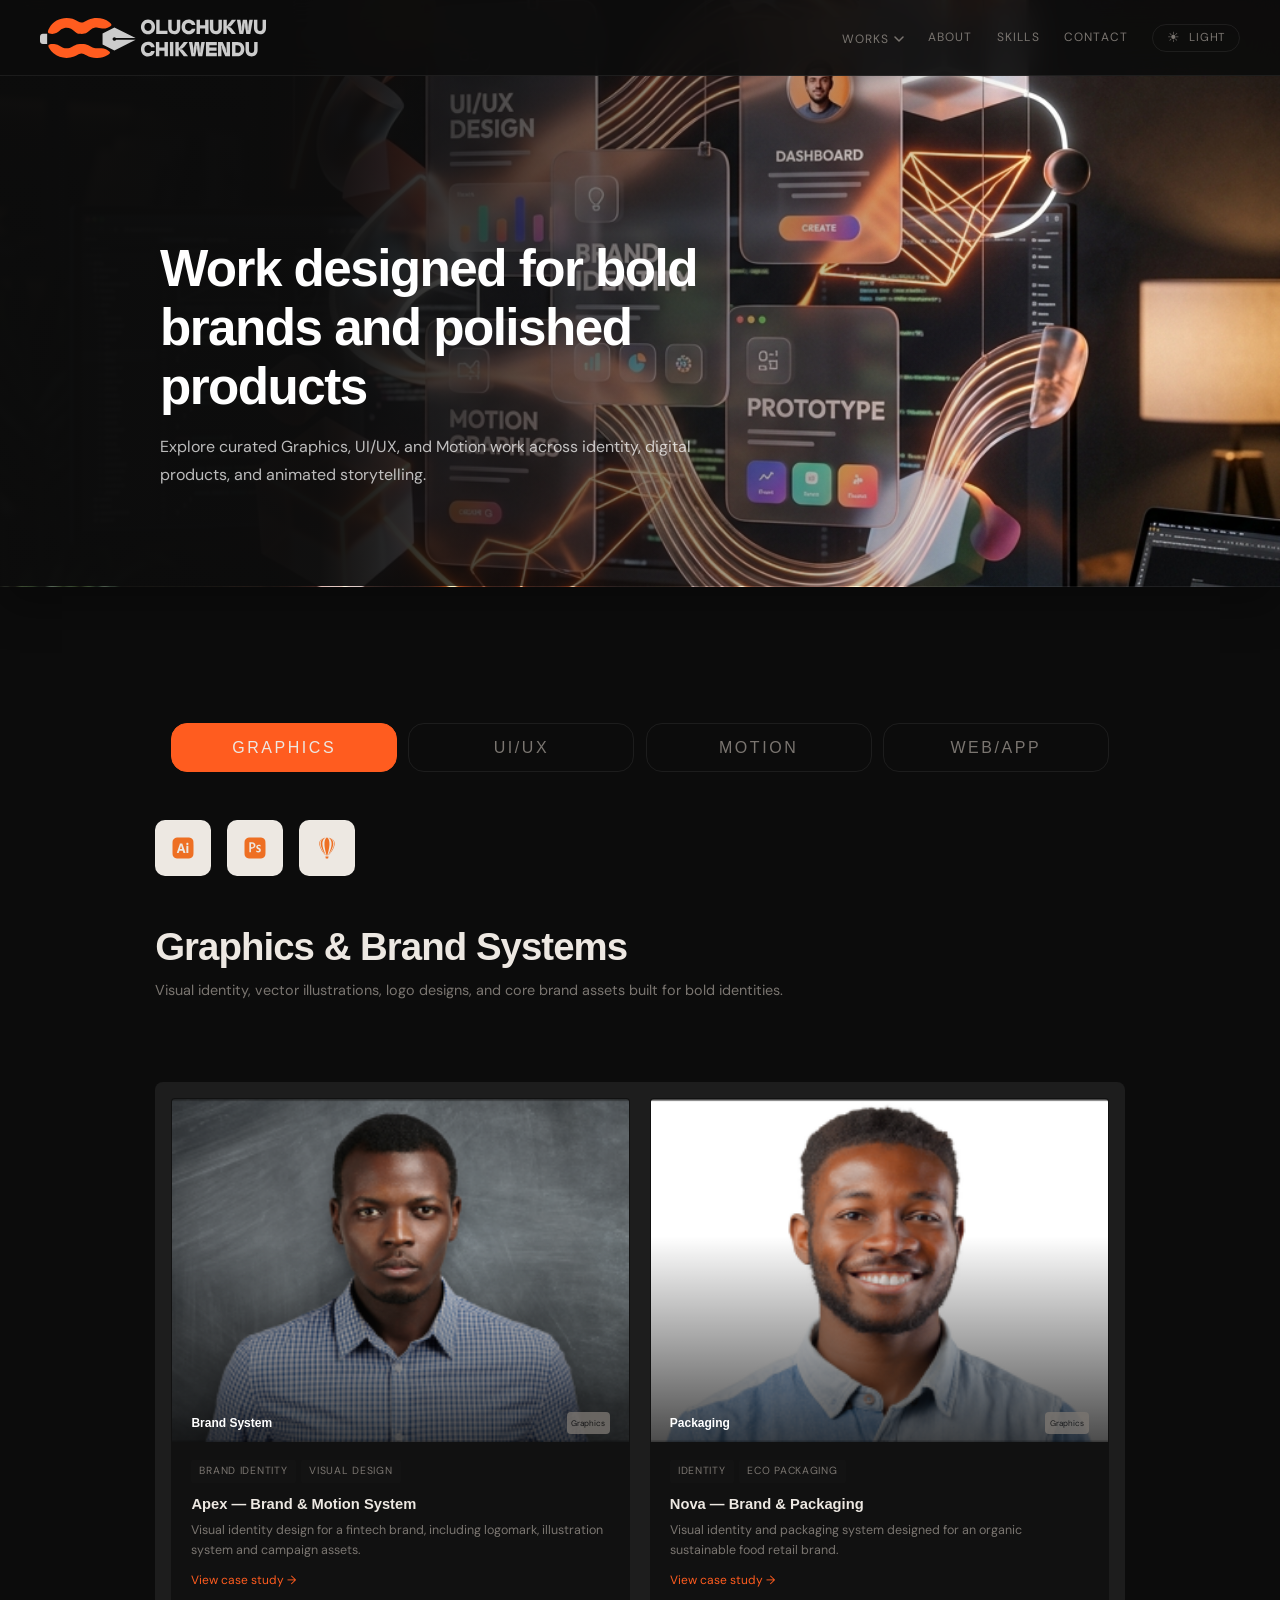
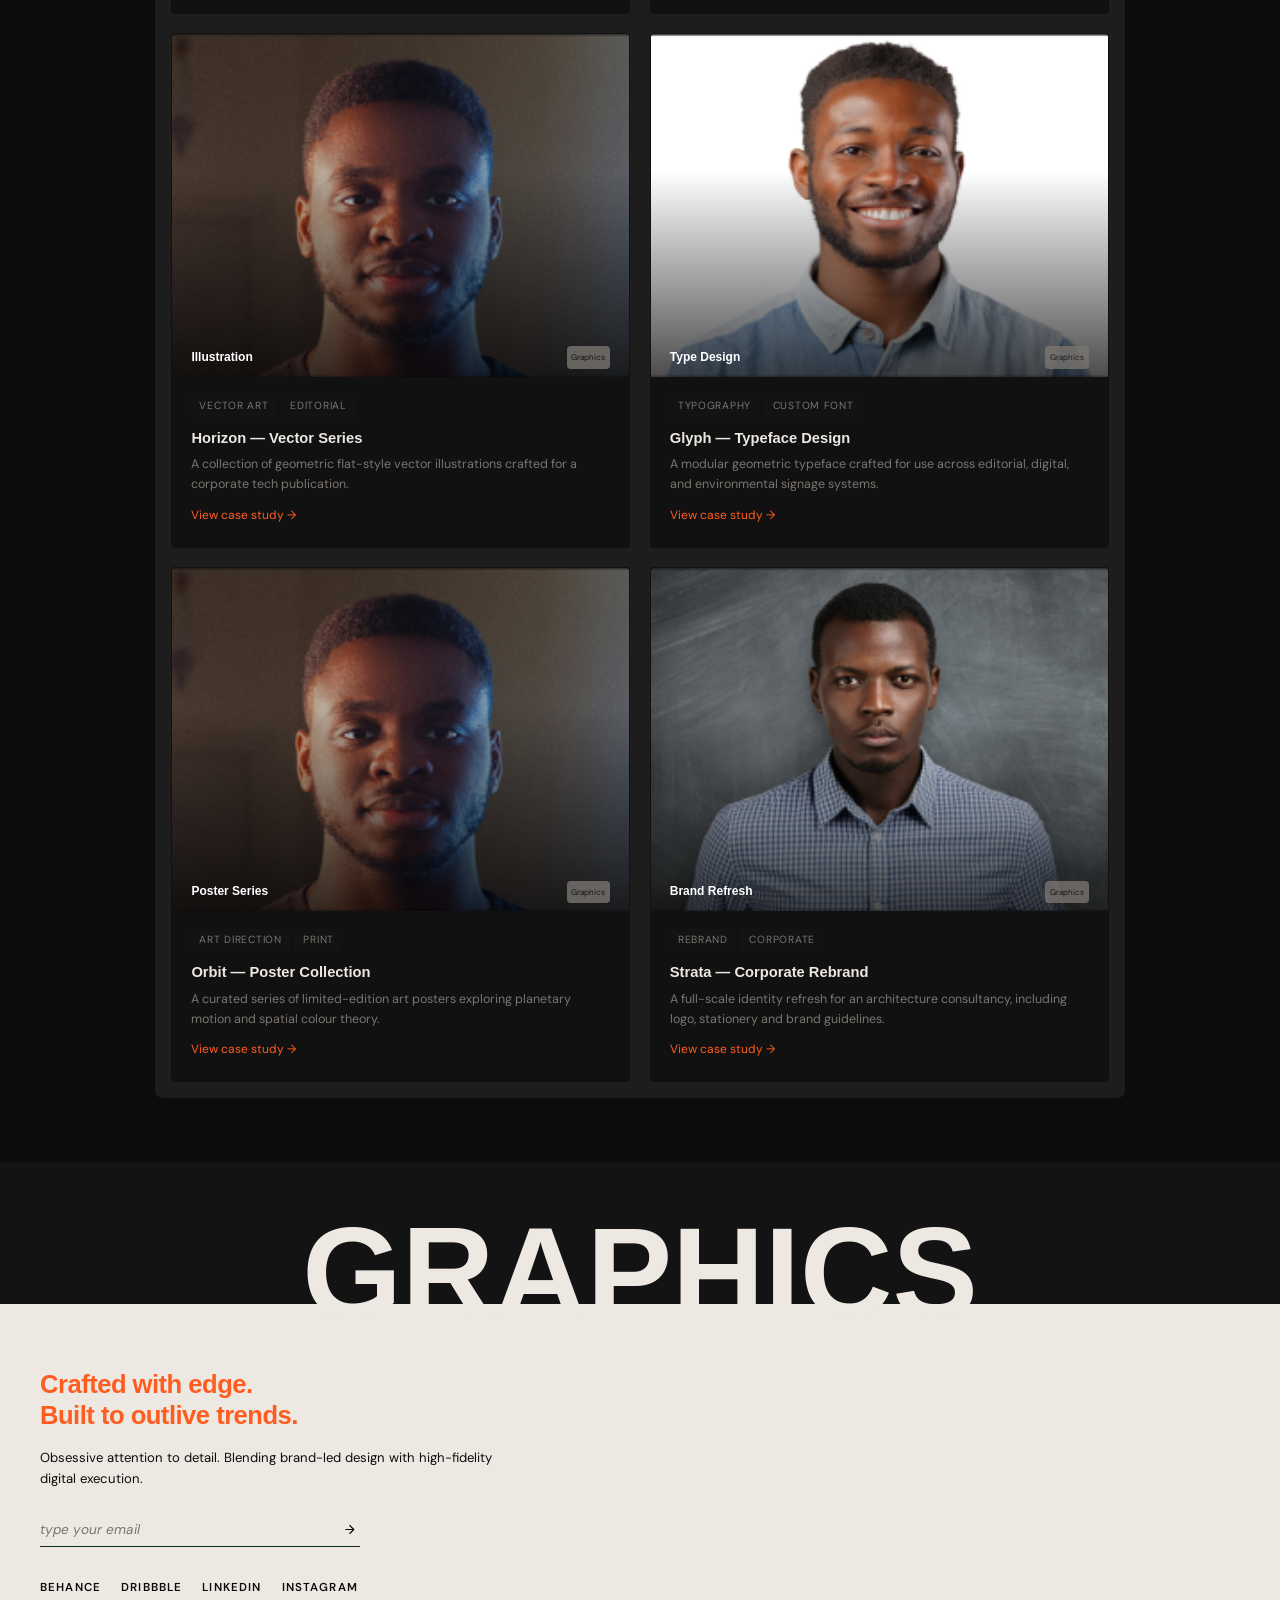
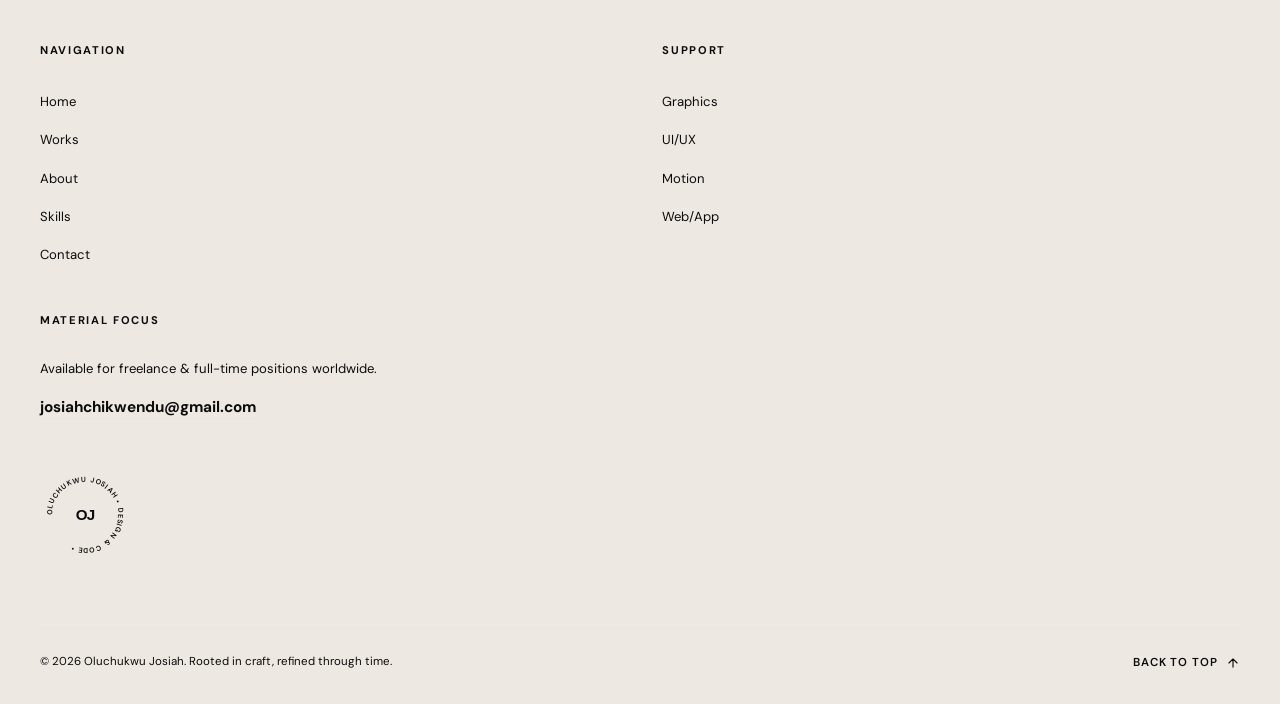
<file: public/work.html>
<!doctype html>
<html lang="en" data-theme="dark">
  <head>
    <meta charset="UTF-8" />
    <meta name="viewport" content="width=device-width, initial-scale=1.0" />
    <meta
      name="description"
      content="Work categories for Graphics, UI/UX and Motion projects by Oluchukwu Josiah."
    />
    <title>Work — Oluchukwu Josiah</title>
    <link rel="preconnect" href="https://fonts.googleapis.com" />
    <link rel="preconnect" href="https://fonts.gstatic.com" crossorigin />
    <link
      href="https://fonts.googleapis.com/css2?family=DM+Sans:ital,wght@0,300;0,400;0,500;1,400&display=swap"
      rel="stylesheet"
    />
    <link rel="stylesheet" href="styles.css" />
  </head>
  <body>
    <!-- NAV — outside animation container -->
    <nav id="nav" class="hero-overlay-el visible"></nav>
    <script src="navbar.js"></script>

    <main>
      <!-- Full-screen hero section with background image -->
      <section class="page-hero">
        <div class="mx page-hero-mx">
          <div class="page-hero-copy">
            <h1 class="hero-title reveal d1">
              Work designed for bold brands and polished products
            </h1>
            <p class="hero-sub reveal d2">
              Explore curated Graphics, UI/UX, and Motion work across identity,
              digital products, and animated storytelling.
            </p>
          </div>
        </div>
      </section>

      <!-- Constrained main content layout -->
      <div class="mx">
        <section class="work-page">
          <!-- Horizontal Tabs placed above all text and header -->
          <div class="work-subnav">
            <button
              class="workpage-skills-tab-btn active"
              data-tab="graphics"
              onclick="switchWorkTab('graphics')"
            >
              Graphics
            </button>

            <button
              class="workpage-skills-tab-btn"
              data-tab="uiUx"
              onclick="switchWorkTab('uiUx')"
            >
              UI/UX
            </button>

            <button
              class="workpage-skills-tab-btn"
              data-tab="motion"
              onclick="switchWorkTab('motion')"
            >
              Motion
            </button>

            <button
              class="workpage-skills-tab-btn"
              data-tab="webApp"
              onclick="switchWorkTab('webApp')"
            >
              Web/App
            </button>
          </div>

          <div class="skill-project">
            <!-- GRAPHICS PANEL -->
            <div id="graphics" class="tool-projects active">
              <!-- Tools horizontally aligned under the tabs -->
              <div class="work-tools">
                <div class="work-tool-box">
                  <img
                    src="assets/svg/tools/illustrator.svg"
                    class="work-tool"
                    alt="Illustrator"
                  />
                </div>
                <div class="work-tool-box">
                  <img
                    src="assets/svg/tools/photoshop.svg"
                    class="work-tool"
                    alt="Photoshop"
                  />
                </div>
                <div class="work-tool-box">
                  <img
                    src="assets/svg/tools/coreldraw.svg"
                    class="work-tool"
                    alt="CorelDRAW"
                  />
                </div>
              </div>

              <!-- Header content changes with active tab -->
              <div class="work-hdr">
                <div>
                  <h2 class="reveal d1">Graphics & Brand Systems</h2>
                  <p class="about-p reveal d2">
                    Visual identity, vector illustrations, logo designs, and core brand assets built for bold identities.
                  </p>
                </div>
              </div>
              <div class="pgrid reveal d2">
                <div class="projects">
                  <!-- Row 1 -->
                  <div class="pcard" data-project="apex" onclick="toggleProjectDrawer('apex')">
                    <div class="pthumb">
                      <img src="assets/images/proof1.png" class="thumb-img" alt="Apex System" />
                      <div class="thumb-overlay"></div>
                      <div class="thumb-label">
                        <div class="thumb-tag">Brand System</div>
                        <label>Graphics</label>
                      </div>
                    </div>
                    <div class="pbody">
                      <div class="ptags"><span class="ptag">Brand Identity</span><span class="ptag">Visual Design</span></div>
                      <div class="ptitle">Apex — Brand &amp; Motion System</div>
                      <div class="pdesc">Visual identity design for a fintech brand, including logomark, illustration system and campaign assets.</div>
                      <div class="parr">View case study →</div>
                    </div>
                  </div>

                  <div class="pcard" data-project="nova" onclick="toggleProjectDrawer('nova')">
                    <div class="pthumb">
                      <img src="assets/images/proof2.png" class="thumb-img" alt="Nova Brand" />
                      <div class="thumb-overlay"></div>
                      <div class="thumb-label">
                        <div class="thumb-tag">Packaging</div>
                        <label>Graphics</label>
                      </div>
                    </div>
                    <div class="pbody">
                      <div class="ptags"><span class="ptag">Identity</span><span class="ptag">Eco Packaging</span></div>
                      <div class="ptitle">Nova — Brand &amp; Packaging</div>
                      <div class="pdesc">Visual identity and packaging system designed for an organic sustainable food retail brand.</div>
                      <div class="parr">View case study →</div>
                    </div>
                  </div>

                  <div class="pcard" data-project="horizon" onclick="toggleProjectDrawer('horizon')">
                    <div class="pthumb">
                      <img src="assets/images/proof3.png" class="thumb-img" alt="Horizon Illustration" />
                      <div class="thumb-overlay"></div>
                      <div class="thumb-label">
                        <div class="thumb-tag">Illustration</div>
                        <label>Graphics</label>
                      </div>
                    </div>
                    <div class="pbody">
                      <div class="ptags"><span class="ptag">Vector Art</span><span class="ptag">Editorial</span></div>
                      <div class="ptitle">Horizon — Vector Series</div>
                      <div class="pdesc">A collection of geometric flat-style vector illustrations crafted for a corporate tech publication.</div>
                      <div class="parr">View case study →</div>
                    </div>
                  </div>

                  <!-- Row 1 Drawers -->
                  <div class="project-drawer" id="drawer-apex" style="display:none;grid-column:1/-1">
                    <div class="drawer-content">
                      <div class="drawer-header"><h3>Apex — Brand &amp; Motion System</h3><button class="drawer-close" onclick="event.stopPropagation();toggleProjectDrawer('apex')">&times;</button></div>
                      <div class="drawer-body"><iframe src="assets/docs/project_placeholder.html?title=Apex%20%E2%80%94%20Brand%20%26%20Motion%20System&desc=Visual%20identity%20design%20for%20a%20fintech%20brand%2C%20including%20logomark%2C%20illustration%20system%20and%20campaign%20assets.&badge=Graphics&theme=g1" class="pdf-viewer"></iframe></div>
                    </div>
                  </div>
                  <div class="project-drawer" id="drawer-nova" style="display:none;grid-column:1/-1">
                    <div class="drawer-content">
                      <div class="drawer-header"><h3>Nova — Brand &amp; Packaging</h3><button class="drawer-close" onclick="event.stopPropagation();toggleProjectDrawer('nova')">&times;</button></div>
                      <div class="drawer-body"><iframe src="assets/docs/project_placeholder.html?title=Nova%20%E2%80%94%20Brand%20Identity%20%26%20Packaging&desc=Visual%20identity%20and%20packaging%20system%20designed%20for%20an%20organic%20sustainable%20food%20retailer.&badge=Graphics&theme=g2" class="pdf-viewer"></iframe></div>
                    </div>
                  </div>
                  <div class="project-drawer" id="drawer-horizon" style="display:none;grid-column:1/-1">
                    <div class="drawer-content">
                      <div class="drawer-header"><h3>Horizon — Vector Series</h3><button class="drawer-close" onclick="event.stopPropagation();toggleProjectDrawer('horizon')">&times;</button></div>
                      <div class="drawer-body"><iframe src="assets/docs/project_placeholder.html?title=Horizon%20%E2%80%94%20Vector%20Illustration%20Series&desc=A%20collection%20of%20geometric%20flat-style%20vector%20illustrations%20crafted%20for%20a%20corporate%20tech%20magazine.&badge=Graphics&theme=g3" class="pdf-viewer"></iframe></div>
                    </div>
                  </div>

                  <!-- Row 2 -->
                  <div class="pcard" data-project="glyph" onclick="toggleProjectDrawer('glyph')">
                    <div class="pthumb">
                      <img
                        src="assets/images/proof2.png"
                        class="thumb-img"
                        alt="Glyph Type"
                      />
                      <div class="thumb-overlay"></div>
                      <div class="thumb-label">
                        <div class="thumb-tag">Type Design</div>
                        <label>Graphics</label>
                      </div>
                    </div>
                    <div class="pbody">
                      <div class="ptags">
                        <span class="ptag">Typography</span>
                        <span class="ptag">Custom Font</span>
                      </div>
                      <div class="ptitle">Glyph — Typeface Design</div>
                      <div class="pdesc">
                        A modular geometric typeface crafted for use across editorial, digital, and environmental signage systems.
                      </div>
                      <div class="parr">View case study →</div>
                    </div>
                  </div>

                  <div class="pcard" data-project="orbit" onclick="toggleProjectDrawer('orbit')">
                    <div class="pthumb">
                      <img
                        src="assets/images/proof3.png"
                        class="thumb-img"
                        alt="Orbit Poster"
                      />
                      <div class="thumb-overlay"></div>
                      <div class="thumb-label">
                        <div class="thumb-tag">Poster Series</div>
                        <label>Graphics</label>
                      </div>
                    </div>
                    <div class="pbody">
                      <div class="ptags">
                        <span class="ptag">Art Direction</span>
                        <span class="ptag">Print</span>
                      </div>
                      <div class="ptitle">Orbit — Poster Collection</div>
                      <div class="pdesc">
                        A curated series of limited-edition art posters exploring planetary motion and spatial colour theory.
                      </div>
                      <div class="parr">View case study →</div>
                    </div>
                  </div>

                  <div class="pcard" data-project="strata" onclick="toggleProjectDrawer('strata')">
                    <div class="pthumb">
                      <img
                        src="assets/images/proof1.png"
                        class="thumb-img"
                        alt="Strata Brand"
                      />
                      <div class="thumb-overlay"></div>
                      <div class="thumb-label">
                        <div class="thumb-tag">Brand Refresh</div>
                        <label>Graphics</label>
                      </div>
                    </div>
                    <div class="pbody">
                      <div class="ptags">
                        <span class="ptag">Rebrand</span>
                        <span class="ptag">Corporate</span>
                      </div>
                      <div class="ptitle">Strata — Corporate Rebrand</div>
                      <div class="pdesc">
                        A full-scale identity refresh for an architecture consultancy, including logo, stationery and brand guidelines.
                      </div>
                      <div class="parr">View case study →</div>
                    </div>
                  </div>
                  <!-- Row 2 Drawers -->
                  <div class="project-drawer" id="drawer-glyph" style="display:none;grid-column:1/-1">
                    <div class="drawer-content">
                      <div class="drawer-header"><h3>Glyph — Typeface Design</h3><button class="drawer-close" onclick="event.stopPropagation();toggleProjectDrawer('glyph')">&times;</button></div>
                      <div class="drawer-body"><iframe src="assets/docs/project_placeholder.html?title=Glyph%20%E2%80%94%20Typeface%20Design&desc=A%20modular%20geometric%20typeface%20crafted%20for%20editorial%2C%20digital%2C%20and%20environmental%20signage%20systems.&badge=Graphics&theme=g1" class="pdf-viewer"></iframe></div>
                    </div>
                  </div>
                  <div class="project-drawer" id="drawer-orbit" style="display:none;grid-column:1/-1">
                    <div class="drawer-content">
                      <div class="drawer-header"><h3>Orbit — Poster Collection</h3><button class="drawer-close" onclick="event.stopPropagation();toggleProjectDrawer('orbit')">&times;</button></div>
                      <div class="drawer-body"><iframe src="assets/docs/project_placeholder.html?title=Orbit%20%E2%80%94%20Limited%20Edition%20Poster%20Series&desc=A%20curated%20series%20of%20art%20posters%20exploring%20planetary%20motion%20and%20spatial%20colour%20theory.&badge=Graphics&theme=g2" class="pdf-viewer"></iframe></div>
                    </div>
                  </div>
                  <div class="project-drawer" id="drawer-strata" style="display:none;grid-column:1/-1">
                    <div class="drawer-content">
                      <div class="drawer-header"><h3>Strata — Corporate Rebrand</h3><button class="drawer-close" onclick="event.stopPropagation();toggleProjectDrawer('strata')">&times;</button></div>
                      <div class="drawer-body"><iframe src="assets/docs/project_placeholder.html?title=Strata%20%E2%80%94%20Corporate%20Rebrand&desc=A%20full-scale%20identity%20refresh%20for%20an%20architecture%20consultancy%20including%20logo%2C%20stationery%20and%20brand%20guidelines.&badge=Graphics&theme=g3" class="pdf-viewer"></iframe></div>
                    </div>
                  </div>
                </div>
              </div>
            </div>

            <!-- UI/UX PANEL -->
            <div id="uiUx" class="tool-projects">
              <!-- Tools horizontally aligned under the tabs -->
              <div class="work-tools">
                <div class="work-tool-box">
                  <img
                    src="assets/svg/tools/figma.svg"
                    class="work-tool"
                    alt="Figma"
                  />
                </div>
                <div class="work-tool-box">
                  <img
                    src="assets/svg/tools/framer.svg"
                    class="work-tool"
                    alt="Framer"
                  />
                </div>
                <div class="work-tool-box">
                  <img
                    src="assets/svg/tools/webflow.svg"
                    class="work-tool"
                    alt="Webflow"
                  />
                </div>
              </div>

              <!-- Header content changes with active tab -->
              <div class="work-hdr">
                <div>
                  <h2 class="reveal d1">UI/UX & Product Design</h2>
                  <p class="about-p reveal d2">
                    High-fidelity interactive mockups, user flows, and responsive websites with focus on polished interaction.
                  </p>
                </div>
              </div>

              <div class="pgrid reveal d2">
                <div class="projects">
                  <!-- Row 1 -->
                  <div class="pcard" data-project="vela" onclick="toggleProjectDrawer('vela')">
                    <div class="pthumb">
                      <img
                        src="assets/images/proof2.png"
                        class="thumb-img"
                        alt="Vela App"
                      />
                      <div class="thumb-overlay"></div>
                      <div class="thumb-label">
                        <div class="thumb-tag">App UI</div>
                        <label>UI/UX</label>
                      </div>
                    </div>
                    <div class="pbody">
                      <div class="ptags">
                        <span class="ptag">Product Design</span>
                        <span class="ptag">Interaction</span>
                      </div>
                      <div class="ptitle">Vela — Crypto Wallet App</div>
                      <div class="pdesc">
                        A modern mobile wallet concept with clear flows, polished micro-interactions and brand-led interface design.
                      </div>
                      <div class="parr">View project →</div>
                    </div>
                  </div>

                  <!-- Project 2 -->
                  <div class="pcard" data-project="aura" onclick="toggleProjectDrawer('aura')">
                    <div class="pthumb">
                      <img
                        src="assets/images/proof3.png"
                        class="thumb-img"
                        alt="Aura App"
                      />
                      <div class="thumb-overlay"></div>
                      <div class="thumb-label">
                        <div class="thumb-tag">Mobile App</div>
                        <label>UI/UX</label>
                      </div>
                    </div>
                    <div class="pbody">
                      <div class="ptags">
                        <span class="ptag">Mindfulness</span>
                        <span class="ptag">Mobile UX</span>
                      </div>
                      <div class="ptitle">Aura — Meditation App</div>
                      <div class="pdesc">
                        A wellness-focused mobile experience optimized for calming micro-interactions and accessibility standards.
                      </div>
                      <div class="parr">View project →</div>
                    </div>
                  </div>

                  <!-- Project 3 -->
                  <div class="pcard" data-project="prism" onclick="toggleProjectDrawer('prism')">
                    <div class="pthumb">
                      <img
                        src="assets/images/proof1.png"
                        class="thumb-img"
                        alt="Prism Dashboard"
                      />
                      <div class="thumb-overlay"></div>
                      <div class="thumb-label">
                        <div class="thumb-tag">SaaS Platform</div>
                        <label>UI/UX</label>
                      </div>
                    </div>
                    <div class="pbody">
                      <div class="ptags">
                        <span class="ptag">Analytics</span>
                        <span class="ptag">Dashboard</span>
                      </div>
                      <div class="ptitle">Prism — SaaS Dashboard</div>
                      <div class="pdesc">
                        A high-density analytics dashboard featuring fully interactive responsive charts and dark-mode controls.
                      </div>
                      <div class="parr">View project →</div>
                    </div>
                  </div>

                  <!-- Project 4 -->
                  <div class="pcard" data-project="nexus" onclick="toggleProjectDrawer('nexus')">
                    <div class="pthumb">
                      <img
                        src="assets/images/proof2.png"
                        class="thumb-img"
                        alt="Nexus Platform"
                      />
                      <div class="thumb-overlay"></div>
                      <div class="thumb-label">
                        <div class="thumb-tag">Web Platform</div>
                        <label>UI/UX</label>
                      </div>
                    </div>
                    <div class="pbody">
                      <div class="ptags">
                        <span class="ptag">Web Design</span>
                        <span class="ptag">Design System</span>
                      </div>
                      <div class="ptitle">Nexus — Design System</div>
                      <div class="pdesc">
                        A scalable component library and design system for a B2B SaaS product, with 80+ reusable UI atoms.
                      </div>
                      <div class="parr">View project →</div>
                    </div>
                  </div>

                  <!-- Project 5 -->
                  <div class="pcard" data-project="canvas" onclick="toggleProjectDrawer('canvas')">
                    <div class="pthumb">
                      <img
                        src="assets/images/proof3.png"
                        class="thumb-img"
                        alt="Canvas App"
                      />
                      <div class="thumb-overlay"></div>
                      <div class="thumb-label">
                        <div class="thumb-tag">Creative Tool</div>
                        <label>UI/UX</label>
                      </div>
                    </div>
                    <div class="pbody">
                      <div class="ptags">
                        <span class="ptag">Tool Design</span>
                        <span class="ptag">Whiteboard</span>
                      </div>
                      <div class="ptitle">Canvas — Collaboration Tool</div>
                      <div class="pdesc">
                        A real-time collaborative whiteboard app with infinite canvas, smart shapes, and live cursor presence.
                      </div>
                      <div class="parr">View project →</div>
                    </div>
                  </div>

                  <!-- Project 6 -->
                  <div class="pcard" data-project="flux" onclick="toggleProjectDrawer('flux')">
                    <div class="pthumb">
                      <img
                        src="assets/images/proof1.png"
                        class="thumb-img"
                        alt="Flux E-commerce"
                      />
                      <div class="thumb-overlay"></div>
                      <div class="thumb-label">
                        <div class="thumb-tag">E-commerce</div>
                        <label>UI/UX</label>
                      </div>
                    </div>
                    <div class="pbody">
                      <div class="ptags">
                        <span class="ptag">Shopping</span>
                        <span class="ptag">Conversion UX</span>
                      </div>
                      <div class="ptitle">Flux — E-commerce Redesign</div>
                      <div class="pdesc">
                        A full checkout-flow redesign for a fashion retailer, improving conversion by simplifying the purchase journey.
                      </div>
                      <div class="parr">View project →</div>
                    </div>
                  </div>

                  <!-- Row 1 Drawers -->
                  <div class="project-drawer" id="drawer-vela" style="display:none;grid-column:1/-1">
                    <div class="drawer-content">
                      <div class="drawer-header">
                        <h3>Vela — Crypto Wallet App</h3>
                        <button class="drawer-close" onclick="event.stopPropagation(); toggleProjectDrawer('vela')">&times;</button>
                      </div>
                      <div class="drawer-body">
                        <iframe src="assets/docs/project_placeholder.html?title=Vela%20%E2%80%94%20Crypto%20Wallet%20App&desc=A%20clean%2C%20modern%20cryptocurrency%20wallet%20mobile%20app%20featuring%20rich%20dark%20themes%20and%20seamless%20transactions.&badge=UI%2FUX&theme=g1" class="pdf-viewer"></iframe>
                      </div>
                    </div>
                  </div>

                  <div class="project-drawer" id="drawer-aura">
                    <div class="drawer-content">
                      <div class="drawer-header">
                        <h3>Aura — Meditation App</h3>
                        <button class="drawer-close" onclick="event.stopPropagation(); toggleProjectDrawer('aura')">&times;</button>
                      </div>
                      <div class="drawer-body">
                        <iframe src="assets/docs/project_placeholder.html?title=Aura%20%E2%80%94%20Meditation%20%26%20Mindfulness%20App&desc=A%20wellness-focused%20mobile%20experience%20optimized%20for%20calming%20micro-interactions%20and%20accessibility%20standards.&badge=UI%2FUX&theme=g3" class="pdf-viewer"></iframe>
                      </div>
                    </div>
                  </div>

                  <div class="project-drawer" id="drawer-prism" style="display:none;grid-column:1/-1">
                    <div class="drawer-content">
                      <div class="drawer-header">
                        <h3>Prism — SaaS Dashboard</h3>
                        <button class="drawer-close" onclick="event.stopPropagation(); toggleProjectDrawer('prism')">&times;</button>
                      </div>
                      <div class="drawer-body">
                        <iframe src="assets/docs/project_placeholder.html?title=Prism%20%E2%80%94%20SaaS%20Data%20Analytics%20Dashboard&desc=A%20high-density%20analytics%20dashboard%20featuring%20fully%20interactive%20responsive%20charts%20and%20dark-mode%20controls.&badge=UI%2FUX&theme=g4" class="pdf-viewer"></iframe>
                      </div>
                    </div>
                  </div>

                  <!-- Row 2 -->
                  <div class="pcard" data-project="nexus" onclick="toggleProjectDrawer('nexus')">
                    <div class="pthumb">
                      <img src="assets/images/proof2.png" class="thumb-img" alt="Nexus Platform" />
                      <div class="thumb-overlay"></div>
                      <div class="thumb-label"><div class="thumb-tag">Web Platform</div><label>UI/UX</label></div>
                    </div>
                    <div class="pbody">
                      <div class="ptags"><span class="ptag">Web Design</span><span class="ptag">Design System</span></div>
                      <div class="ptitle">Nexus — Design System</div>
                      <div class="pdesc">A scalable component library and design system for a B2B SaaS product, with 80+ reusable UI atoms.</div>
                      <div class="parr">View project →</div>
                    </div>
                  </div>
                  <div class="pcard" data-project="canvas" onclick="toggleProjectDrawer('canvas')">
                    <div class="pthumb">
                      <img src="assets/images/proof3.png" class="thumb-img" alt="Canvas App" />
                      <div class="thumb-overlay"></div>
                      <div class="thumb-label"><div class="thumb-tag">Creative Tool</div><label>UI/UX</label></div>
                    </div>
                    <div class="pbody">
                      <div class="ptags"><span class="ptag">Tool Design</span><span class="ptag">Whiteboard</span></div>
                      <div class="ptitle">Canvas — Collaboration Tool</div>
                      <div class="pdesc">A real-time collaborative whiteboard app with infinite canvas, smart shapes, and live cursor presence.</div>
                      <div class="parr">View project →</div>
                    </div>
                  </div>
                  <div class="pcard" data-project="flux" onclick="toggleProjectDrawer('flux')">
                    <div class="pthumb">
                      <img src="assets/images/proof1.png" class="thumb-img" alt="Flux E-commerce" />
                      <div class="thumb-overlay"></div>
                      <div class="thumb-label"><div class="thumb-tag">E-commerce</div><label>UI/UX</label></div>
                    </div>
                    <div class="pbody">
                      <div class="ptags"><span class="ptag">Shopping</span><span class="ptag">Conversion UX</span></div>
                      <div class="ptitle">Flux — E-commerce Redesign</div>
                      <div class="pdesc">A full checkout-flow redesign for a fashion retailer, improving conversion by simplifying the purchase journey.</div>
                      <div class="parr">View project →</div>
                    </div>
                  </div>

                  <!-- Row 2 Drawers -->
                  <div class="project-drawer" id="drawer-nexus" style="display:none;grid-column:1/-1">
                    <div class="drawer-content">
                      <div class="drawer-header">
                        <h3>Nexus — Design System</h3>
                        <button class="drawer-close" onclick="event.stopPropagation(); toggleProjectDrawer('nexus')">&times;</button>
                      </div>
                      <div class="drawer-body">
                        <iframe src="assets/docs/project_placeholder.html?title=Nexus%20%E2%80%94%20Design%20System&desc=A%20scalable%20component%20library%20and%20design%20system%20for%20a%20B2B%20SaaS%20product%20with%2080%2B%20reusable%20UI%20atoms.&badge=UI%2FUX&theme=g2" class="pdf-viewer"></iframe>
                      </div>
                    </div>
                  </div>

                  <div class="project-drawer" id="drawer-canvas">
                    <div class="drawer-content">
                      <div class="drawer-header">
                        <h3>Canvas — Collaboration Tool</h3>
                        <button class="drawer-close" onclick="event.stopPropagation(); toggleProjectDrawer('canvas')">&times;</button>
                      </div>
                      <div class="drawer-body">
                        <iframe src="assets/docs/project_placeholder.html?title=Canvas%20%E2%80%94%20Real-time%20Collaboration%20Whiteboard&desc=A%20real-time%20collaborative%20whiteboard%20app%20with%20infinite%20canvas%2C%20smart%20shapes%2C%20and%20live%20cursor%20presence.&badge=UI%2FUX&theme=g3" class="pdf-viewer"></iframe>
                      </div>
                    </div>
                  </div>

                  <div class="project-drawer" id="drawer-flux">
                    <div class="drawer-content">
                      <div class="drawer-header">
                        <h3>Flux — E-commerce Redesign</h3>
                        <button class="drawer-close" onclick="event.stopPropagation(); toggleProjectDrawer('flux')">&times;</button>
                      </div>
                      <div class="drawer-body">
                        <iframe src="assets/docs/project_placeholder.html?title=Flux%20%E2%80%94%20E-commerce%20Checkout%20Redesign&desc=A%20full%20checkout-flow%20redesign%20improving%20conversion%20by%20simplifying%20the%20fashion%20retail%20purchase%20journey.&badge=UI%2FUX&theme=g4" class="pdf-viewer"></iframe>
                      </div>
                    </div>
                  </div>
                </div>
              </div>
            </div>

            <!-- MOTION PANEL -->
            <div id="motion" class="tool-projects">
              <!-- Tools horizontally aligned under the tabs -->
              <div class="work-tools">
                <div class="work-tool-box">
                  <img
                    src="assets/svg/tools/after effect.svg"
                    class="work-tool"
                    alt="After Effects"
                  />
                </div>
                <div class="work-tool-box">
                  <img
                    src="assets/svg/tools/premierepro.svg"
                    class="work-tool"
                    alt="Premiere Pro"
                  />
                </div>
                <div class="work-tool-box">
                  <img
                    src="assets/svg/tools/capcut.svg"
                    class="work-tool"
                    alt="CapCut"
                  />
                </div>
              </div>

              <!-- Header content changes with active tab -->
              <div class="work-hdr">
                <div>
                  <h2 class="reveal d1">Motion Graphics & Animation</h2>
                  <p class="about-p reveal d2">
                    Dynamic storyboarding, explainer animations, video editing, and post-production systems.
                  </p>
                </div>
              </div>

              <div class="pgrid reveal d2">
                <div class="projects">
                  <!-- Project 1 -->
                  <div class="pcard" data-project="ecotrack" onclick="toggleProjectDrawer('ecotrack')">
                    <div class="pthumb">
                      <img
                        src="assets/images/proof3.png"
                        class="thumb-img"
                        alt="EcoTrack Film"
                      />
                      <div class="thumb-overlay"></div>
                      <div class="thumb-label">
                        <div class="thumb-tag">Video Graphics</div>
                        <label>Motion</label>
                      </div>
                    </div>
                    <div class="pbody">
                      <div class="ptags">
                        <span class="ptag">Motion</span>
                        <span class="ptag">Brand Film</span>
                      </div>
                      <div class="ptitle">EcoTrack — Brand Film</div>
                      <div class="pdesc">
                        A short animated explainer for a sustainability platform with dynamic motion and storytelling visuals.
                      </div>
                      <div class="parr">Watch →</div>
                    </div>
                  </div>

                  <!-- Project 2 -->
                  <div class="pcard" data-project="pulse" onclick="toggleProjectDrawer('pulse')">
                    <div class="pthumb">
                      <img
                        src="assets/images/proof1.png"
                        class="thumb-img"
                        alt="Pulse Reel"
                      />
                      <div class="thumb-overlay"></div>
                      <div class="thumb-label">
                        <div class="thumb-tag">Kinetic Type</div>
                        <label>Motion</label>
                      </div>
                    </div>
                    <div class="pbody">
                      <div class="ptags">
                        <span class="ptag">Typography</span>
                        <span class="ptag">Sound Sync</span>
                      </div>
                      <div class="ptitle">Pulse — Kinetic Type Reel</div>
                      <div class="pdesc">
                        A fast-paced rhythmic motion short syncing fluid kinetic typography to high-energy electronic soundscapes.
                      </div>
                      <div class="parr">Watch →</div>
                    </div>
                  </div>

                  <!-- Project 3 -->
                  <div class="pcard" data-project="zenith" onclick="toggleProjectDrawer('zenith')">
                    <div class="pthumb">
                      <img
                        src="assets/images/proof2.png"
                        class="thumb-img"
                        alt="Zenith Promo"
                      />
                      <div class="thumb-overlay"></div>
                      <div class="thumb-label">
                        <div class="thumb-tag">3D Promo</div>
                        <label>Motion</label>
                      </div>
                    </div>
                    <div class="pbody">
                      <div class="ptags">
                        <span class="ptag">3D UI</span>
                        <span class="ptag">App Promo</span>
                      </div>
                      <div class="ptitle">Zenith — App Promo Film</div>
                      <div class="pdesc">
                        A premium promotional video featuring 3D mobile interface renders, dynamic lighting, and interface showcase flows.
                      </div>
                      <div class="parr">Watch →</div>
                    </div>
                  </div>

                  <!-- Project 4 -->
                  <div class="pcard" data-project="aurora" onclick="toggleProjectDrawer('aurora')">
                    <div class="pthumb">
                      <img
                        src="assets/images/proof1.png"
                        class="thumb-img"
                        alt="Aurora Loop"
                      />
                      <div class="thumb-overlay"></div>
                      <div class="thumb-label">
                        <div class="thumb-tag">Motion Loop</div>
                        <label>Motion</label>
                      </div>
                    </div>
                    <div class="pbody">
                      <div class="ptags">
                        <span class="ptag">Seamless Loop</span>
                        <span class="ptag">Ambient</span>
                      </div>
                      <div class="ptitle">Aurora — Ambient Loop Series</div>
                      <div class="pdesc">
                        A set of seamlessly looping ambient motion graphics designed for digital signage and live event screens.
                      </div>
                      <div class="parr">Watch →</div>
                    </div>
                  </div>

                  <!-- Project 5 -->
                  <div class="pcard" data-project="ripple" onclick="toggleProjectDrawer('ripple')">
                    <div class="pthumb">
                      <img
                        src="assets/images/proof2.png"
                        class="thumb-img"
                        alt="Ripple Social"
                      />
                      <div class="thumb-overlay"></div>
                      <div class="thumb-label">
                        <div class="thumb-tag">Social Content</div>
                        <label>Motion</label>
                      </div>
                    </div>
                    <div class="pbody">
                      <div class="ptags">
                        <span class="ptag">Reels</span>
                        <span class="ptag">Social Media</span>
                      </div>
                      <div class="ptitle">Ripple — Social Content Pack</div>
                      <div class="pdesc">
                        A complete motion content kit for social media: story templates, reel intros, and animated lower-thirds.
                      </div>
                      <div class="parr">Watch →</div>
                    </div>
                  </div>

                  <!-- Project 6 -->
                  <div class="pcard" data-project="forge" onclick="toggleProjectDrawer('forge')">
                    <div class="pthumb">
                      <img
                        src="assets/images/proof3.png"
                        class="thumb-img"
                        alt="Forge Opener"
                      />
                      <div class="thumb-overlay"></div>
                      <div class="thumb-label">
                        <div class="thumb-tag">Broadcast Opener</div>
                        <label>Motion</label>
                      </div>
                    </div>
                    <div class="pbody">
                      <div class="ptags">
                        <span class="ptag">Broadcast</span>
                        <span class="ptag">Show Package</span>
                      </div>
                      <div class="ptitle">Forge — Broadcast Opener</div>
                      <div class="pdesc">
                        A high-octane animated show opener package for a sports broadcast channel featuring particle explosions and hard cuts.
                      </div>
                      <div class="parr">Watch →</div>
                    </div>
                  </div>

                  <!-- Row 1 Drawers -->
                  <div class="project-drawer" id="drawer-ecotrack" style="display:none;grid-column:1/-1">
                    <div class="drawer-content">
                      <div class="drawer-header">
                        <h3>EcoTrack — Brand Film</h3>
                        <button class="drawer-close" onclick="event.stopPropagation(); toggleProjectDrawer('ecotrack')">&times;</button>
                      </div>
                      <div class="drawer-body">
                        <iframe src="assets/docs/project_placeholder.html?title=EcoTrack%20%E2%80%94%20Brand%20Film&desc=An%20animated%20promo%20film%20incorporating%20mixed%202D%20character%20animation%20and%20motion%20graphics%20storytelling.&badge=Motion&theme=g1" class="pdf-viewer"></iframe>
                      </div>
                    </div>
                  </div>

                  <div class="project-drawer" id="drawer-pulse">
                    <div class="drawer-content">
                      <div class="drawer-header">
                        <h3>Pulse — Kinetic Type Reel</h3>
                        <button class="drawer-close" onclick="event.stopPropagation(); toggleProjectDrawer('pulse')">&times;</button>
                      </div>
                      <div class="drawer-body">
                        <iframe src="assets/docs/project_placeholder.html?title=Pulse%20%E2%80%94%20Kinetic%20Typography%20Reel&desc=A%20fast-paced%20rhythmic%20motion%20short%20syncing%20fluid%20kinetic%20typography%20to%20high-energy%20soundscapes.&badge=Motion&theme=g2" class="pdf-viewer"></iframe>
                      </div>
                    </div>
                  </div>

                  <div class="project-drawer" id="drawer-zenith" style="display:none;grid-column:1/-1">
                    <div class="drawer-content">
                      <div class="drawer-header">
                        <h3>Zenith — App Promo Film</h3>
                        <button class="drawer-close" onclick="event.stopPropagation(); toggleProjectDrawer('zenith')">&times;</button>
                      </div>
                      <div class="drawer-body">
                        <iframe src="assets/docs/project_placeholder.html?title=Zenith%20%E2%80%94%203D%20App%20Promo%20Animation&desc=A%20premium%20promotional%20video%20featuring%203D%20mobile%20interface%20renders%2C%20dynamic%20lighting%2C%20and%20interface%20showcase%20flows.&badge=Motion&theme=g4" class="pdf-viewer"></iframe>
                      </div>
                    </div>
                  </div>

                  <!-- Row 2 -->
                  <div class="pcard" data-project="aurora" onclick="toggleProjectDrawer('aurora')">
                    <div class="pthumb">
                      <img src="assets/images/proof1.png" class="thumb-img" alt="Aurora Loop" />
                      <div class="thumb-overlay"></div>
                      <div class="thumb-label"><div class="thumb-tag">Motion Loop</div><label>Motion</label></div>
                    </div>
                    <div class="pbody">
                      <div class="ptags"><span class="ptag">Seamless Loop</span><span class="ptag">Ambient</span></div>
                      <div class="ptitle">Aurora — Ambient Loop Series</div>
                      <div class="pdesc">A set of seamlessly looping ambient motion graphics designed for digital signage and live event screens.</div>
                      <div class="parr">Watch →</div>
                    </div>
                  </div>
                  <div class="pcard" data-project="ripple" onclick="toggleProjectDrawer('ripple')">
                    <div class="pthumb">
                      <img src="assets/images/proof2.png" class="thumb-img" alt="Ripple Social" />
                      <div class="thumb-overlay"></div>
                      <div class="thumb-label"><div class="thumb-tag">Social Content</div><label>Motion</label></div>
                    </div>
                    <div class="pbody">
                      <div class="ptags"><span class="ptag">Reels</span><span class="ptag">Social Media</span></div>
                      <div class="ptitle">Ripple — Social Content Pack</div>
                      <div class="pdesc">A complete motion content kit for social media: story templates, reel intros, and animated lower-thirds.</div>
                      <div class="parr">Watch →</div>
                    </div>
                  </div>
                  <div class="pcard" data-project="forge" onclick="toggleProjectDrawer('forge')">
                    <div class="pthumb">
                      <img src="assets/images/proof3.png" class="thumb-img" alt="Forge Opener" />
                      <div class="thumb-overlay"></div>
                      <div class="thumb-label"><div class="thumb-tag">Broadcast Opener</div><label>Motion</label></div>
                    </div>
                    <div class="pbody">
                      <div class="ptags"><span class="ptag">Broadcast</span><span class="ptag">Show Package</span></div>
                      <div class="ptitle">Forge — Broadcast Opener</div>
                      <div class="pdesc">A high-octane animated show opener package for a sports broadcast channel featuring particle explosions and hard cuts.</div>
                      <div class="parr">Watch →</div>
                    </div>
                  </div>

                  <!-- Row 2 Drawers -->
                  <div class="project-drawer" id="drawer-aurora" style="display:none;grid-column:1/-1">
                    <div class="drawer-content">
                      <div class="drawer-header"><h3>Aurora — Ambient Loop Series</h3><button class="drawer-close" onclick="event.stopPropagation();toggleProjectDrawer('aurora')">&times;</button></div>
                      <div class="drawer-body"><iframe src="assets/docs/project_placeholder.html?title=Aurora%20%E2%80%94%20Ambient%20Motion%20Loop%20Series&desc=Seamlessly%20looping%20ambient%20motion%20graphics%20designed%20for%20digital%20signage%20and%20live%20event%20screens.&badge=Motion&theme=g3" class="pdf-viewer"></iframe></div>
                    </div>
                  </div>
                  <div class="project-drawer" id="drawer-ripple" style="display:none;grid-column:1/-1">
                    <div class="drawer-content">
                      <div class="drawer-header"><h3>Ripple — Social Content Pack</h3><button class="drawer-close" onclick="event.stopPropagation();toggleProjectDrawer('ripple')">&times;</button></div>
                      <div class="drawer-body"><iframe src="assets/docs/project_placeholder.html?title=Ripple%20%E2%80%94%20Social%20Media%20Motion%20Pack&desc=A%20complete%20motion%20content%20kit%20including%20story%20templates%2C%20reel%20intros%2C%20and%20animated%20lower-thirds.&badge=Motion&theme=g1" class="pdf-viewer"></iframe></div>
                    </div>
                  </div>
                  <div class="project-drawer" id="drawer-forge" style="display:none;grid-column:1/-1">
                    <div class="drawer-content">
                      <div class="drawer-header"><h3>Forge — Broadcast Opener</h3><button class="drawer-close" onclick="event.stopPropagation();toggleProjectDrawer('forge')">&times;</button></div>
                      <div class="drawer-body"><iframe src="assets/docs/project_placeholder.html?title=Forge%20%E2%80%94%20Broadcast%20Show%20Opener&desc=A%20high-octane%20animated%20opener%20package%20for%20a%20sports%20broadcast%20channel%20with%20particle%20explosions%20and%20hard%20cuts.&badge=Motion&theme=g2" class="pdf-viewer"></iframe></div>
                    </div>
                  </div>
                </div>
              </div>
            </div>

            <!-- WEB/APP PANEL -->
            <div id="webApp" class="tool-projects">
              <!-- Tools horizontally aligned under the tabs -->
              <div class="work-tools">
                <div class="work-tool-box">
                  <img
                    src="assets/svg/tools/html5.svg"
                    class="work-tool"
                    alt="HTML"
                  />
                </div>
                <div class="work-tool-box">
                  <img
                    src="assets/svg/tools/css3.svg"
                    class="work-tool"
                    alt="CSS"
                  />
                </div>
                <div class="work-tool-box">
                  <img
                    src="assets/svg/tools/Javascript.svg"
                    class="work-tool"
                    alt="JavaScript"
                  />
                </div>
              </div>

              <!-- Header content changes with active tab -->
              <div class="work-hdr">
                <div>
                  <h2 class="reveal d1">Web & App Development</h2>
                  <p class="about-p reveal d2">
                    Responsive web applications, interactive interfaces, and scalable full-stack solutions built with modern technologies.
                  </p>
                </div>
              </div>

              <div class="pgrid reveal d2">
                <div class="projects">
                  <!-- Project 1 -->
                  <div class="pcard" data-project="portfolio-site" onclick="toggleProjectDrawer('portfolio-site')">
                    <div class="pthumb">
                      <img
                        src="assets/images/proof1.png"
                        class="thumb-img"
                        alt="Portfolio Site"
                      />
                      <div class="thumb-overlay"></div>
                      <div class="thumb-label">
                        <div class="thumb-tag">Portfolio</div>
                        <label>Web/App</label>
                      </div>
                    </div>
                    <div class="pbody">
                      <div class="ptags">
                        <span class="ptag">Next.js</span>
                        <span class="ptag">TypeScript</span>
                      </div>
                      <div class="ptitle">Portfolio — Personal Website</div>
                      <div class="pdesc">
                        A modern, responsive portfolio site showcasing design and development work with smooth animations and interactive features.
                      </div>
                      <div class="parr">View project →</div>
                    </div>
                  </div>

                  <!-- Project 2 -->
                  <div class="pcard" data-project="saas-dashboard" onclick="toggleProjectDrawer('saas-dashboard')">
                    <div class="pthumb">
                      <img
                        src="assets/images/proof2.png"
                        class="thumb-img"
                        alt="SaaS Dashboard"
                      />
                      <div class="thumb-overlay"></div>
                      <div class="thumb-label">
                        <div class="thumb-tag">Web App</div>
                        <label>Web/App</label>
                      </div>
                    </div>
                    <div class="pbody">
                      <div class="ptags">
                        <span class="ptag">React</span>
                        <span class="ptag">API Integration</span>
                      </div>
                      <div class="ptitle">Analytics Platform — SaaS Dashboard</div>
                      <div class="pdesc">
                        A full-featured analytics dashboard with real-time data visualization, responsive design, and dark mode support.
                      </div>
                      <div class="parr">View project →</div>
                    </div>
                  </div>

                  <!-- Project 3 -->
                  <div class="pcard" data-project="mobile-app" onclick="toggleProjectDrawer('mobile-app')">
                    <div class="pthumb">
                      <img
                        src="assets/images/proof3.png"
                        class="thumb-img"
                        alt="Mobile App"
                      />
                      <div class="thumb-overlay"></div>
                      <div class="thumb-label">
                        <div class="thumb-tag">Mobile App</div>
                        <label>Web/App</label>
                      </div>
                    </div>
                    <div class="pbody">
                      <div class="ptags">
                        <span class="ptag">React Native</span>
                        <span class="ptag">Cross-platform</span>
                      </div>
                      <div class="ptitle">Task Manager — Mobile Application</div>
                      <div class="pdesc">
                        A cross-platform mobile app for task and project management with offline capabilities and cloud synchronization.
                      </div>
                      <div class="parr">View project →</div>
                    </div>
                  </div>

                  <!-- Project 4 -->
                  <div class="pcard" data-project="ecommerce-site" onclick="toggleProjectDrawer('ecommerce-site')">
                    <div class="pthumb">
                      <img
                        src="assets/images/proof2.png"
                        class="thumb-img"
                        alt="E-commerce Site"
                      />
                      <div class="thumb-overlay"></div>
                      <div class="thumb-label">
                        <div class="thumb-tag">E-commerce</div>
                        <label>Web/App</label>
                      </div>
                    </div>
                    <div class="pbody">
                      <div class="ptags">
                        <span class="ptag">Next.js</span>
                        <span class="ptag">Shopify API</span>
                      </div>
                      <div class="ptitle">Commerce Platform — E-commerce Site</div>
                      <div class="pdesc">
                        A high-performance e-commerce site with product catalog, shopping cart, and integrated payment processing.
                      </div>
                      <div class="parr">View project →</div>
                    </div>
                  </div>

                  <!-- Project 5 -->
                  <div class="pcard" data-project="design-system" onclick="toggleProjectDrawer('design-system')">
                    <div class="pthumb">
                      <img
                        src="assets/images/proof3.png"
                        class="thumb-img"
                        alt="Design System"
                      />
                      <div class="thumb-overlay"></div>
                      <div class="thumb-label">
                        <div class="thumb-tag">Component Library</div>
                        <label>Web/App</label>
                      </div>
                    </div>
                    <div class="pbody">
                      <div class="ptags">
                        <span class="ptag">React</span>
                        <span class="ptag">Storybook</span>
                      </div>
                      <div class="ptitle">Design System — Component Library</div>
                      <div class="pdesc">
                        A comprehensive reusable component library with documentation, built with React and Storybook for consistency.
                      </div>
                      <div class="parr">View project →</div>
                    </div>
                  </div>

                  <!-- Project 6 -->
                  <div class="pcard" data-project="cms-website" onclick="toggleProjectDrawer('cms-website')">
                    <div class="pthumb">
                      <img
                        src="assets/images/proof1.png"
                        class="thumb-img"
                        alt="CMS Website"
                      />
                      <div class="thumb-overlay"></div>
                      <div class="thumb-label">
                        <div class="thumb-tag">Headless CMS</div>
                        <label>Web/App</label>
                      </div>
                    </div>
                    <div class="pbody">
                      <div class="ptags">
                        <span class="ptag">Next.js</span>
                        <span class="ptag">Headless CMS</span>
                      </div>
                      <div class="ptitle">Headless CMS — Website Builder</div>
                      <div class="pdesc">
                        A modern headless CMS-powered website with dynamic content management, fast performance, and SEO optimization.
                      </div>
                      <div class="parr">View project →</div>
                    </div>
                  </div>

                  <!-- Row 1 Drawers -->
                  <div class="project-drawer" id="drawer-portfolio-site" style="display:none;grid-column:1/-1">
                    <div class="drawer-content">
                      <div class="drawer-header">
                        <h3>Portfolio — Personal Website</h3>
                        <button class="drawer-close" onclick="event.stopPropagation(); toggleProjectDrawer('portfolio-site')">&times;</button>
                      </div>
                      <div class="drawer-body">
                        <iframe src="assets/docs/project_placeholder.html?title=Portfolio%20%E2%80%94%20Personal%20Website&desc=A%20modern%20responsive%20portfolio%20site%20built%20with%20Next.js%20and%20TypeScript%20showcasing%20design%20and%20development%20work.&badge=Web%2FApp&theme=g1" class="pdf-viewer"></iframe>
                      </div>
                    </div>
                  </div>

                  <div class="project-drawer" id="drawer-saas-dashboard" style="display:none;grid-column:1/-1">
                    <div class="drawer-content">
                      <div class="drawer-header">
                        <h3>Analytics Platform — SaaS Dashboard</h3>
                        <button class="drawer-close" onclick="event.stopPropagation(); toggleProjectDrawer('saas-dashboard')">&times;</button>
                      </div>
                      <div class="drawer-body">
                        <iframe src="assets/docs/project_placeholder.html?title=Analytics%20Platform%20%E2%80%94%20SaaS%20Dashboard&desc=A%20full-featured%20analytics%20dashboard%20with%20real-time%20data%20visualization%20and%20responsive%20design.&badge=Web%2FApp&theme=g2" class="pdf-viewer"></iframe>
                      </div>
                    </div>
                  </div>

                  <div class="project-drawer" id="drawer-mobile-app" style="display:none;grid-column:1/-1">
                    <div class="drawer-content">
                      <div class="drawer-header">
                        <h3>Task Manager — Mobile Application</h3>
                        <button class="drawer-close" onclick="event.stopPropagation(); toggleProjectDrawer('mobile-app')">&times;</button>
                      </div>
                      <div class="drawer-body">
                        <iframe src="assets/docs/project_placeholder.html?title=Task%20Manager%20%E2%80%94%20Mobile%20Application&desc=A%20cross-platform%20mobile%20app%20for%20task%20management%20with%20offline%20capabilities%20and%20cloud%20sync.&badge=Web%2FApp&theme=g3" class="pdf-viewer"></iframe>
                      </div>
                    </div>
                  </div>

                  <!-- Row 2 -->
                  <div class="pcard" data-project="ecommerce-site" onclick="toggleProjectDrawer('ecommerce-site')">
                    <div class="pthumb">
                      <img src="assets/images/proof2.png" class="thumb-img" alt="E-commerce Site" />
                      <div class="thumb-overlay"></div>
                      <div class="thumb-label"><div class="thumb-tag">E-commerce</div><label>Web/App</label></div>
                    </div>
                    <div class="pbody">
                      <div class="ptags"><span class="ptag">Next.js</span><span class="ptag">Shopify API</span></div>
                      <div class="ptitle">Commerce Platform — E-commerce Site</div>
                      <div class="pdesc">A high-performance e-commerce site with product catalog, shopping cart, and integrated payment processing.</div>
                      <div class="parr">View project →</div>
                    </div>
                  </div>
                  <div class="pcard" data-project="design-system" onclick="toggleProjectDrawer('design-system')">
                    <div class="pthumb">
                      <img src="assets/images/proof3.png" class="thumb-img" alt="Design System" />
                      <div class="thumb-overlay"></div>
                      <div class="thumb-label"><div class="thumb-tag">Component Library</div><label>Web/App</label></div>
                    </div>
                    <div class="pbody">
                      <div class="ptags"><span class="ptag">React</span><span class="ptag">Storybook</span></div>
                      <div class="ptitle">Design System — Component Library</div>
                      <div class="pdesc">A comprehensive reusable component library with documentation, built with React and Storybook for consistency.</div>
                      <div class="parr">View project →</div>
                    </div>
                  </div>
                  <div class="pcard" data-project="cms-website" onclick="toggleProjectDrawer('cms-website')">
                    <div class="pthumb">
                      <img src="assets/images/proof1.png" class="thumb-img" alt="CMS Website" />
                      <div class="thumb-overlay"></div>
                      <div class="thumb-label"><div class="thumb-tag">Headless CMS</div><label>Web/App</label></div>
                    </div>
                    <div class="pbody">
                      <div class="ptags"><span class="ptag">Next.js</span><span class="ptag">Headless CMS</span></div>
                      <div class="ptitle">Headless CMS — Website Builder</div>
                      <div class="pdesc">A modern headless CMS-powered website with dynamic content management, fast performance, and SEO optimization.</div>
                      <div class="parr">View project →</div>
                    </div>
                  </div>

                  <!-- Row 2 Drawers -->
                  <div class="project-drawer" id="drawer-ecommerce-site" style="display:none;grid-column:1/-1">
                    <div class="drawer-content">
                      <div class="drawer-header">
                        <h3>Commerce Platform — E-commerce Site</h3>
                        <button class="drawer-close" onclick="event.stopPropagation(); toggleProjectDrawer('ecommerce-site')">&times;</button>
                      </div>
                      <div class="drawer-body">
                        <iframe src="assets/docs/project_placeholder.html?title=Commerce%20Platform%20%E2%80%94%20E-commerce%20Site&desc=A%20high-performance%20e-commerce%20site%20with%20product%20catalog%20and%20integrated%20payment%20processing.&badge=Web%2FApp&theme=g1" class="pdf-viewer"></iframe>
                      </div>
                    </div>
                  </div>

                  <div class="project-drawer" id="drawer-design-system" style="display:none;grid-column:1/-1">
                    <div class="drawer-content">
                      <div class="drawer-header">
                        <h3>Design System — Component Library</h3>
                        <button class="drawer-close" onclick="event.stopPropagation(); toggleProjectDrawer('design-system')">&times;</button>
                      </div>
                      <div class="drawer-body">
                        <iframe src="assets/docs/project_placeholder.html?title=Design%20System%20%E2%80%94%20Component%20Library&desc=A%20comprehensive%20reusable%20component%20library%20built%20with%20React%20and%20Storybook.&badge=Web%2FApp&theme=g2" class="pdf-viewer"></iframe>
                      </div>
                    </div>
                  </div>

                  <div class="project-drawer" id="drawer-cms-website" style="display:none;grid-column:1/-1">
                    <div class="drawer-content">
                      <div class="drawer-header">
                        <h3>Headless CMS — Website Builder</h3>
                        <button class="drawer-close" onclick="event.stopPropagation(); toggleProjectDrawer('cms-website')">&times;</button>
                      </div>
                      <div class="drawer-body">
                        <iframe src="assets/docs/project_placeholder.html?title=Headless%20CMS%20%E2%80%94%20Website%20Builder&desc=A%20modern%20headless%20CMS-powered%20website%20with%20dynamic%20content%20management%20and%20fast%20performance.&badge=Web%2FApp&theme=g3" class="pdf-viewer"></iframe>
                      </div>
                    </div>
                  </div>
                </div>
              </div>
            </div>
        </section>
      </div> <!-- End .mx -->
    </main>

    <!-- ══════════════════════════════════════════
        IMPROVED FOOTER (Negative Split Style)
    ══════════════════════════════════════════ -->
    <footer class="premium-footer">
      <div class="footer-banner" data-words="Graphics, UI/UX, Web/App, Motion">
        <!-- Bottom layer: Cream bg, dark text -->
        <div class="banner-layer layer-bottom" aria-hidden="true">
          <div class="banner-text">Graphics</div>
        </div>
      </div>

      <div class="footer-main">
        <div class="footer-grid">
          <!-- Col 1: Slogan + Form -->
          <div class="fg-col brand-col">
            <h3 class="f-slogan">Crafted with edge.<br>Built to outlive trends.</h3>
            <p class="f-sub">Obsessive attention to detail. Blending brand-led design with high-fidelity digital execution.</p>
            <form class="f-newsletter" onsubmit="event.preventDefault(); alert('Subscribed!');">
              <input type="email" placeholder="type your email" required class="fn-input" />
              <button type="submit" class="fn-btn" aria-label="Subscribe">
                <svg viewBox="0 0 24 24" fill="none" stroke="currentColor" stroke-width="2">
                  <path d="M5 12h14M12 5l7 7-7 7" stroke-linecap="round" stroke-linejoin="round"/>
                </svg>
              </button>
            </form>
            <div class="f-socials">
              <a href="#" target="_blank" aria-label="Behance">Behance</a>
              <a href="#" target="_blank" aria-label="Dribbble">Dribbble</a>
              <a href="#" target="_blank" aria-label="LinkedIn">LinkedIn</a>
              <a href="#" target="_blank" aria-label="Instagram">Instagram</a>
            </div>
          </div>

          <!-- Col 2: Navigation -->
          <div class="fg-col links-col">
            <h4 class="f-col-title">Navigation</h4>
            <ul class="f-links">
              <li><a href="index.html">Home</a></li>
              <li><a href="work.html">Works</a></li>
              <li><a href="index.html#about">About</a></li>
              <li><a href="index.html#skills">Skills</a></li>
              <li><a href="index.html#contact">Contact</a></li>
            </ul>
          </div>

          <!-- Col 3: Disciplines -->
          <div class="fg-col links-col">
            <h4 class="f-col-title">Support</h4>
            <ul class="f-links">
              <li><a href="work.html#graphics">Graphics</a></li>
              <li><a href="work.html#uiUx">UI/UX</a></li>
              <li><a href="work.html#motion">Motion</a></li>
              <li><a href="work.html#webApp">Web/App</a></li>
            </ul>
          </div>

          <!-- Col 4: Badge & Contact -->
          <div class="fg-col contact-col">
            <h4 class="f-col-title">Material Focus</h4>
            <p class="fc-info">Available for freelance &amp; full-time positions worldwide.</p>
            <a href="mailto:josiahchikwendu@gmail.com" class="fc-email">josiahchikwendu@gmail.com</a>
            
            <div class="f-badge-wrap">
              <svg class="f-badge-svg" viewBox="0 0 100 100" width="80" height="80">
                <path id="badgePath" d="M 50,50 m -37,0 a 37,37 0 1,1 74,0 a 37,37 0 1,1 -74,0" fill="none" />
                <text font-size="8" font-weight="600" fill="currentColor" letter-spacing="1">
                  <textPath href="#badgePath">OLUCHUKWU JOSIAH • DESIGN & CODE • </textPath>
                </text>
              </svg>
              <div class="f-badge-center">OJ</div>
            </div>
          </div>
        </div>

        <div class="footer-bottom">
          <div class="fb-copy">© 2026 Oluchukwu Josiah. Rooted in craft, refined through time.</div>
          <button class="fb-totop" onclick="window.scrollTo({top:0, behavior:'smooth'});" aria-label="Back to top">
            <span>Back to top</span>
            <svg viewBox="0 0 24 24" fill="none" stroke="currentColor" stroke-width="2" width="14" height="14">
              <path d="M12 19V5M5 12l7-7 7 7" stroke-linecap="round" stroke-linejoin="round"/>
            </svg>
          </button>
        </div>
      </div>

    <script>
      // ── Tab helpers ──────────────────────────────────────────────────────────
      // setActiveTab: purely updates visual state + URL hash — no scroll side effect
      function setActiveTab(tabId) {
        document.querySelectorAll(".workpage-skills-tab-btn").forEach(function (btn) {
          btn.classList.toggle("active", btn.dataset.tab === tabId);
        });
        document.querySelectorAll(".tool-projects").forEach(function (panel) {
          panel.classList.toggle("active", panel.id === tabId);
        });
        if (history.pushState) {
          history.pushState(null, null, "#" + tabId);
        } else {
          window.location.hash = tabId;
        }
      }

      // switchWorkTab: used by the on-page buttons — switches tab then smooth-scrolls
      function switchWorkTab(tabId) {
        setActiveTab(tabId);
        var subnav = document.querySelector(".work-subnav");
        if (subnav) {
          var nav = document.getElementById("nav");
          var navHeight = nav ? nav.offsetHeight : 70;
          var subnavTop = subnav.getBoundingClientRect().top + window.scrollY;
          window.scrollTo({
            top: subnavTop - navHeight,
            behavior: "smooth"
          });
        }
      }
      window.switchWorkTab = switchWorkTab;

      // checkHashAndSwitch: runs on initial page load and hashchange events.
      // Switches to the correct tab and instantly positions the viewport so the
      // subnav is exactly at its sticky threshold — work-tools fully visible below.
      function checkHashAndSwitch() {
        var hash = window.location.hash.substring(1);
        var validTabs = ["graphics", "uiUx", "motion", "webApp"];
        if (validTabs.indexOf(hash) === -1) return;

        setActiveTab(hash);

        // Defer one frame so layout is fully painted before we measure
        requestAnimationFrame(function () {
          var subnav = document.querySelector(".work-subnav");
          var nav = document.getElementById("nav");
          var navHeight = nav ? nav.offsetHeight : 70;
          if (subnav) {
            // offsetTop gives the subnav's distance from the top of the document.
            // Scrolling to (subnavOffsetTop - navHeight) places the subnav
            // exactly at its sticky position with work-tools visible below.
            var scrollTarget = subnav.offsetTop - navHeight;
            window.scrollTo({ top: scrollTarget, behavior: "instant" });
          }
        });
      }
      window.addEventListener("DOMContentLoaded", checkHashAndSwitch);
      window.addEventListener("hashchange", checkHashAndSwitch);

      function toggleProjectDrawer(projectId) {
        var activePanel = document.querySelector(".tool-projects.active");
        if (!activePanel) return;

        var drawers = activePanel.querySelectorAll(".project-drawer");
        var targetDrawer = activePanel.querySelector("#drawer-" + projectId);
        var targetCard = activePanel.querySelector("[data-project='" + projectId + "']");

        var isOpen = targetDrawer && targetDrawer.classList.contains("open");

        // Close all open drawers — hide them after transition ends
        drawers.forEach(function (drawer) {
          if (drawer.classList.contains("open")) {
            drawer.classList.remove("open");
            // After CSS transition finishes, pull out of layout flow
            var onTransitionEnd = function (event) {
              if (event.propertyName === "max-height") {
                if (!drawer.classList.contains("open")) {
                  drawer.style.display = "none";
                }
                drawer.removeEventListener("transitionend", onTransitionEnd);
              }
            };
            drawer.addEventListener("transitionend", onTransitionEnd);
          }
        });

        // Remove active card highlights
        activePanel.querySelectorAll(".pcard").forEach(function (card) {
          card.classList.remove("active-card");
        });

        // Open the target drawer (if it wasn't already open)
        if (targetDrawer && !isOpen) {
          // Make it exist in the grid first (display:block), then animate
          targetDrawer.style.display = "block";
          // Force reflow so the transition fires
          void targetDrawer.offsetHeight;
          targetDrawer.classList.add("open");

          if (targetCard) {
            targetCard.classList.add("active-card");
          }

          // Scroll to drawer after it has expanded
          setTimeout(function () {
            var navHeight = document.getElementById("nav") ? document.getElementById("nav").offsetHeight : 0;
            var elementPosition = targetDrawer.getBoundingClientRect().top + window.scrollY;
            var offsetPosition = elementPosition - navHeight - 40;
            window.scrollTo({ top: offsetPosition, behavior: "smooth" });
          }, 350);
        }
      }
      window.toggleProjectDrawer = toggleProjectDrawer;

      // Theme Toggle
      window.toggleTheme = function () {
        var html = document.documentElement;
        var isDark = html.getAttribute("data-theme") === "dark";
        html.setAttribute("data-theme", isDark ? "light" : "dark");
        document.getElementById("themeIco").textContent = isDark ? "☾" : "☀";
        document.getElementById("themeTxt").textContent = isDark ? "Dark" : "Light";
      };

      // Scroll Reveal
      var revealEls = document.querySelectorAll(
        ".reveal, .reveal-left, .reveal-right"
      );
      var ro = new IntersectionObserver(
        function (entries) {
          entries.forEach(function (e) {
            if (e.isIntersecting) e.target.classList.add("in");
          });
        },
        { threshold: 0.15 }
      );
      revealEls.forEach(function (el) {
        ro.observe(el);
      });
    </script>
  </body>
</html>
</file>
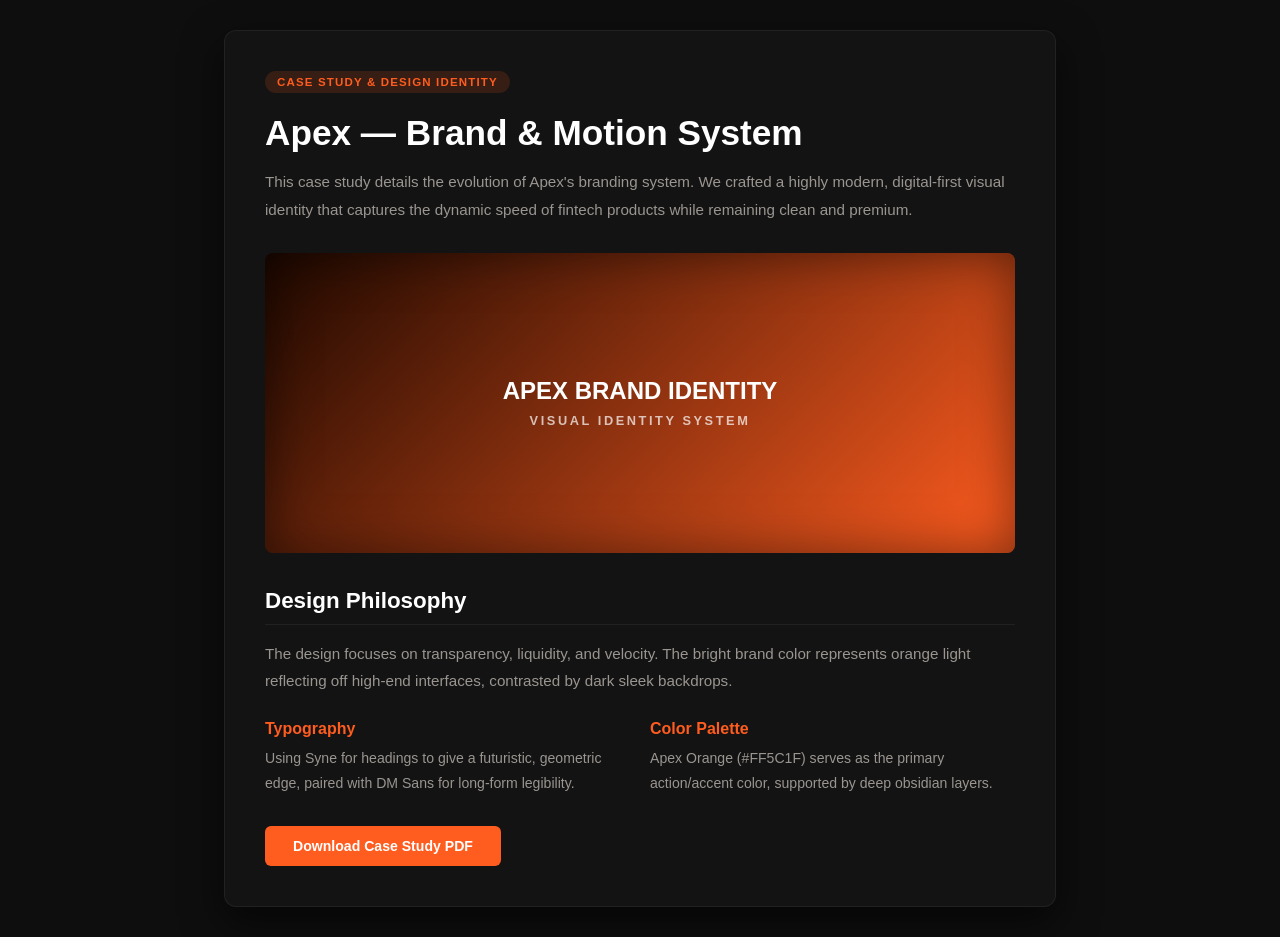
<file: public/assets/docs/apex_placeholder.html>
<!DOCTYPE html>
<html lang="en">
<head>
  <meta charset="UTF-8">
  <title>Apex Case Study</title>
  <style>
    body {
      font-family: 'DM Sans', sans-serif;
      margin: 0;
      padding: 30px;
      background: #0e0e0e;
      color: #ede8e2;
    }
    .container {
      max-width: 750px;
      margin: 0 auto;
      background: #131313;
      border: 1px solid rgba(255,255,255,0.06);
      border-radius: 12px;
      padding: 40px;
      box-shadow: 0 15px 40px rgba(0,0,0,0.6);
    }
    .badge {
      display: inline-block;
      background: rgba(255, 92, 31, 0.15);
      color: #ff5c1f;
      padding: 5px 12px;
      border-radius: 99px;
      font-size: 0.72rem;
      font-weight: 600;
      text-transform: uppercase;
      letter-spacing: 0.1em;
      margin-bottom: 20px;
    }
    h1 {
      font-family: 'Syne', sans-serif;
      font-size: 2.2rem;
      font-weight: 800;
      margin: 0 0 15px 0;
      color: #fff;
    }
    p {
      color: #9a9590;
      line-height: 1.8;
      font-size: 0.95rem;
      margin-bottom: 25px;
    }
    .graphic {
      width: 100%;
      height: 300px;
      background: linear-gradient(135deg, #1e0800, #ff5c1f);
      border-radius: 8px;
      margin: 30px 0;
      display: flex;
      flex-direction: column;
      align-items: center;
      justify-content: center;
      color: #fff;
      font-family: 'Syne', sans-serif;
      font-weight: 700;
      box-shadow: inset 0 0 50px rgba(0,0,0,0.5);
    }
    .graphic span {
      font-size: 1.5rem;
      margin-bottom: 8px;
    }
    .graphic label {
      font-size: 0.8rem;
      opacity: 0.7;
      text-transform: uppercase;
      letter-spacing: 0.2em;
    }
    h2 {
      font-family: 'Syne', sans-serif;
      font-size: 1.4rem;
      font-weight: 700;
      margin: 35px 0 15px 0;
      color: #fff;
      border-bottom: 1px solid rgba(255,255,255,0.06);
      padding-bottom: 10px;
    }
    .section-grid {
      display: grid;
      grid-template-columns: 1fr 1fr;
      gap: 20px;
      margin-top: 25px;
    }
    .grid-item h3 {
      font-family: 'Syne', sans-serif;
      font-size: 1rem;
      margin: 0 0 8px 0;
      color: #ff5c1f;
    }
    .grid-item p {
      font-size: 0.88rem;
      margin: 0;
    }
    .btn-download {
      display: inline-flex;
      align-items: center;
      background: #ff5c1f;
      color: #fff;
      text-decoration: none;
      padding: 12px 28px;
      border-radius: 6px;
      font-weight: 600;
      font-size: 0.88rem;
      margin-top: 30px;
      transition: all 0.2s;
    }
    .btn-download:hover {
      background: #e04d14;
      transform: translateY(-2px);
    }
  </style>
</head>
<body>
  <div class="container">
    <span class="badge">Case Study & Design Identity</span>
    <h1>Apex — Brand & Motion System</h1>
    <p>
      This case study details the evolution of Apex's branding system. We crafted a highly modern, digital-first visual identity that captures the dynamic speed of fintech products while remaining clean and premium.
    </p>

    <div class="graphic">
      <span>APEX BRAND IDENTITY</span>
      <label>Visual Identity System</label>
    </div>

    <h2>Design Philosophy</h2>
    <p>
      The design focuses on transparency, liquidity, and velocity. The bright brand color represents orange light reflecting off high-end interfaces, contrasted by dark sleek backdrops.
    </p>

    <div class="section-grid">
      <div class="grid-item">
        <h3>Typography</h3>
        <p>Using Syne for headings to give a futuristic, geometric edge, paired with DM Sans for long-form legibility.</p>
      </div>
      <div class="grid-item">
        <h3>Color Palette</h3>
        <p>Apex Orange (#FF5C1F) serves as the primary action/accent color, supported by deep obsidian layers.</p>
      </div>
    </div>

    <a href="#" class="btn-download" onclick="alert('In production, this will trigger the PDF download.')">Download Case Study PDF</a>
  </div>
</body>
</html>
</file>
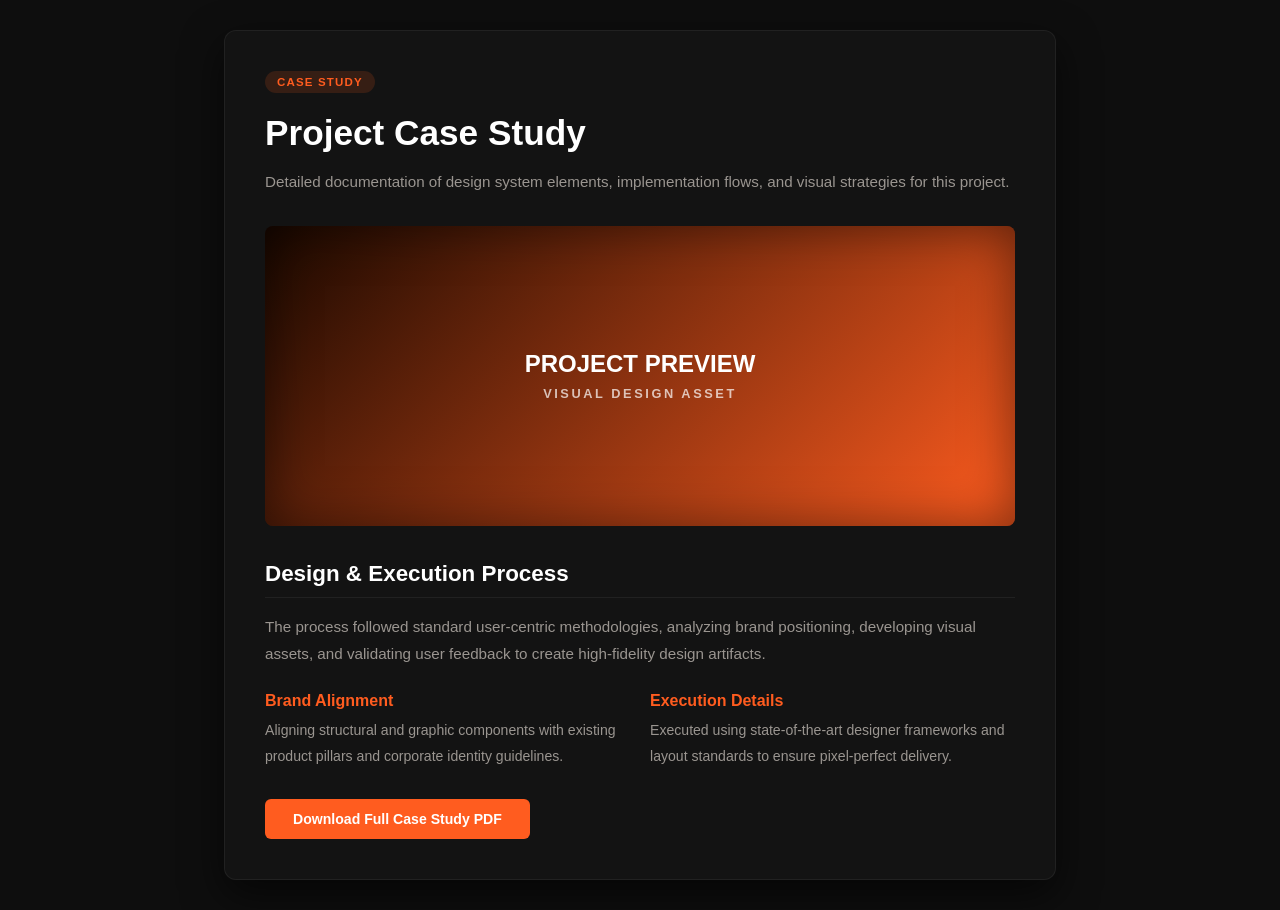
<file: public/assets/docs/project_placeholder.html>
<!DOCTYPE html>
<html lang="en">
<head>
  <meta charset="UTF-8">
  <title>Project Case Study</title>
  <style>
    body {
      font-family: 'DM Sans', sans-serif;
      margin: 0;
      padding: 30px;
      background: #0e0e0e;
      color: #ede8e2;
    }
    .container {
      max-width: 750px;
      margin: 0 auto;
      background: #131313;
      border: 1px solid rgba(255,255,255,0.06);
      border-radius: 12px;
      padding: 40px;
      box-shadow: 0 15px 40px rgba(0,0,0,0.6);
    }
    .badge {
      display: inline-block;
      background: rgba(255, 92, 31, 0.15);
      color: #ff5c1f;
      padding: 5px 12px;
      border-radius: 99px;
      font-size: 0.72rem;
      font-weight: 600;
      text-transform: uppercase;
      letter-spacing: 0.1em;
      margin-bottom: 20px;
    }
    h1 {
      font-family: 'Syne', sans-serif;
      font-size: 2.2rem;
      font-weight: 800;
      margin: 0 0 15px 0;
      color: #fff;
    }
    p {
      color: #9a9590;
      line-height: 1.8;
      font-size: 0.95rem;
      margin-bottom: 25px;
    }
    .graphic {
      width: 100%;
      height: 300px;
      background: linear-gradient(135deg, #131313, #1a1a1a);
      border-radius: 8px;
      margin: 30px 0;
      display: flex;
      flex-direction: column;
      align-items: center;
      justify-content: center;
      color: #fff;
      font-family: 'Syne', sans-serif;
      font-weight: 700;
      box-shadow: inset 0 0 50px rgba(0,0,0,0.5);
    }
    .graphic span {
      font-size: 1.5rem;
      margin-bottom: 8px;
    }
    .graphic label {
      font-size: 0.8rem;
      opacity: 0.7;
      text-transform: uppercase;
      letter-spacing: 0.2em;
    }
    h2 {
      font-family: 'Syne', sans-serif;
      font-size: 1.4rem;
      font-weight: 700;
      margin: 35px 0 15px 0;
      color: #fff;
      border-bottom: 1px solid rgba(255,255,255,0.06);
      padding-bottom: 10px;
    }
    .section-grid {
      display: grid;
      grid-template-columns: 1fr 1fr;
      gap: 20px;
      margin-top: 25px;
    }
    .grid-item h3 {
      font-family: 'Syne', sans-serif;
      font-size: 1rem;
      margin: 0 0 8px 0;
      color: #ff5c1f;
    }
    .grid-item p {
      font-size: 0.88rem;
      margin: 0;
    }
    .btn-download {
      display: inline-flex;
      align-items: center;
      background: #ff5c1f;
      color: #fff;
      text-decoration: none;
      padding: 12px 28px;
      border-radius: 6px;
      font-weight: 600;
      font-size: 0.88rem;
      margin-top: 30px;
      transition: all 0.2s;
    }
    .btn-download:hover {
      background: #e04d14;
      transform: translateY(-2px);
    }
    
    /* Dynamic Theme Overrides */
    .g1 { background: linear-gradient(135deg, #1a0800, #ff5c1f); }
    .g2 { background: linear-gradient(135deg, #040410, #2b12d4); }
    .g3 { background: linear-gradient(135deg, #001008, #00a35e); }
    .g4 { background: linear-gradient(135deg, #100010, #9900a8); }
  </style>
</head>
<body>
  <div class="container">
    <span class="badge" id="doc-badge">Case Study</span>
    <h1 id="doc-title">Project Case Study</h1>
    <p id="doc-desc">
      Detailed documentation of design system elements, implementation flows, and visual strategies for this project.
    </p>

    <div class="graphic" id="doc-graphic">
      <span id="graphic-text">PROJECT PREVIEW</span>
      <label id="graphic-label">Visual Design Asset</label>
    </div>

    <h2>Design & Execution Process</h2>
    <p>
      The process followed standard user-centric methodologies, analyzing brand positioning, developing visual assets, and validating user feedback to create high-fidelity design artifacts.
    </p>

    <div class="section-grid">
      <div class="grid-item">
        <h3>Brand Alignment</h3>
        <p>Aligning structural and graphic components with existing product pillars and corporate identity guidelines.</p>
      </div>
      <div class="grid-item">
        <h3>Execution Details</h3>
        <p>Executed using state-of-the-art designer frameworks and layout standards to ensure pixel-perfect delivery.</p>
      </div>
    </div>

    <a href="#" class="btn-download" id="download-btn">Download Full Case Study PDF</a>
  </div>

  <script>
    // Parse URL Query parameters
    function getQueryParam(name) {
      var urlParams = new URLSearchParams(window.location.search);
      return urlParams.get(name);
    }

    var title = getQueryParam('title');
    var desc = getQueryParam('desc');
    var badge = getQueryParam('badge');
    var theme = getQueryParam('theme') || 'g1';

    if (title) {
      document.getElementById('doc-title').textContent = title;
      document.getElementById('graphic-text').textContent = title.toUpperCase();
    }
    if (desc) {
      document.getElementById('doc-desc').textContent = desc;
    }
    if (badge) {
      document.getElementById('doc-badge').textContent = badge + " — Case Study";
      document.getElementById('graphic-label').textContent = badge + " System Preview";
    }
    if (theme) {
      document.getElementById('doc-graphic').className = 'graphic ' + theme;
    }

    document.getElementById('download-btn').addEventListener('click', function(e) {
      e.preventDefault();
      alert('Case study PDF download starting for: ' + (title || 'Project'));
    });
  </script>
</body>
</html>
</file>
<file: public/styles.css>
/* ============================================
   OJ Portfolio — styles.css
   Oluchukwu Josiah Chikwendu
   ============================================ */

/* ── RESET ───────────────────────────────── */
*,
*::before,
*::after {
  margin: 0;
  padding: 0;
  box-sizing: border-box;
}
html {
  scroll-behavior: smooth;
}

/* ── THEME TOKENS ────────────────────────── */
[data-theme="dark"] {
  --bg: #0c0c0c;
  --bg2: #131313;
  --fg: #ede8e2;
  --fg2: #7a7570;
  --fg3: #3e3b38;
  --acc: #ff5c1f;
  --bdr: rgba(255, 255, 255, 0.07);
  --card: #111;
  --nav-bg: rgba(12, 12, 12, 0.92);
  --filteracc: invert(57%) sepia(19%) saturate(6937%) hue-rotate(346deg)
    brightness(96%) contrast(94%);
  --filterbg: brightness(0) saturate(100%) invert(0%) sepia(52%) saturate(4219%)
    hue-rotate(120deg) brightness(69%) contrast(91%);
}
[data-theme="light"] {
  --bg: #f2ede7;
  --bg2: #eae5de;
  --fg: #0c0c0c;
  --fg2: #6a6560;
  --fg3: #c5c0b8;
  --acc: #ff5c1f;
  --bdr: rgba(0, 0, 0, 0.08);
  --card: #fff;
  --nav-bg: rgba(242, 237, 231, 0.92);
  --filteracc: invert(57%) sepia(19%) saturate(6937%) hue-rotate(346deg)
    brightness(96%) contrast(94%);
  --filterbg: invert(100%) sepia(0%) saturate(0%) hue-rotate(180deg)
    brightness(90%);
}

/* ── BASE ────────────────────────────────── */
body {
  font-family: "DM Sans", sans-serif;
  background: var(--bg);
  color: var(--fg);
  overflow-x: hidden;
  transition:
    background 0.4s,
    color 0.4s;
  font-size: 16px;
  line-height: 1.6;
}

/* ══════════════════════════════════════════
   ANIMATION CONTAINER
══════════════════════════════════════════ */
#anim-container {
  position: relative;
  width: 100%;
  height: 400vh; /* 400vh scroll distance */
  z-index: 100;
  overflow: visible;
}

/* Sticky viewport */
#anim-sticky {
  position: sticky;
  top: 0;
  width: 100%;
  height: 100vh;
  overflow: visible;
  background: #000;
  z-index: 150;
}

/* Canvas is clipped to a circle, expands on scroll */
#hero-canvas {
  position: absolute;
  inset: 0;
  width: 100%;
  height: 100%;
  display: block;
  clip-path: circle(130px at 50% 50%);
  transition: clip-path 0s;
  will-change: clip-path;
}

/* ── PRELOADER ───────────────────────────── */
#preloader {
  position: fixed;
  top: 0;
  left: 0;
  width: 100vw;
  height: 100vh;
  z-index: 10000;
  background: #000;
  display: flex;
  align-items: center;
  justify-content: center;
}
.pre-ring {
  position: relative;
  width: 128px;
  height: 128px;
}
.pre-ring svg {
  width: 100%;
  height: 100%;
  transform: rotate(-90deg);
}
#pre-arc {
  transition: stroke-dasharray 0.3s ease-out;
}
.pre-ring span {
  position: absolute;
  inset: 0;
  display: flex;
  align-items: center;
  justify-content: center;
  font-family: "GC GatuzoDemo", sans-serif;
  font-weight: 800;
  font-size: 1.4rem;
  color: #fff;
}

/* ── CIRCLE MASK ─────────────────────────── */
#circle-mask {
  display: none;
  position: absolute;
  inset: 0;
  z-index: 20;
  display: flex;
  align-items: center;
  justify-content: center;
  opacity: 0;
  pointer-events: none;
  transition: opacity 0.3s;
}
/* The dark vignette with a circular hole */
#circle-hole {
  display: none;
  position: absolute;
  inset: 0;
  /* Box-shadow trick: transparent center, dark surround */
  box-shadow: 0 0 0 9999px rgba(0, 0, 0, 0.52);
  border-radius: 50%;
  width: 260px;
  height: 260px;
  left: 50%;
  top: 50%;
  transform: translate(-50%, -50%);
  border: 1px solid rgba(255, 255, 255, 0.2);
}
#circle-label {
  position: absolute;
  bottom: calc(50% - 170px);
  left: 50%;
  transform: translateX(-50%);
  font-size: 0.72rem;
  text-transform: uppercase;
  letter-spacing: 0.25em;
  color: rgba(255, 255, 255, 0.75);
  white-space: nowrap;
}

/* ── SCROLL HINT ─────────────────────────── */
#scroll-hint {
  position: absolute;
  bottom: 2rem;
  left: 50%;
  transform: translateX(-50%);
  z-index: 25;
  display: flex;
  flex-direction: column;
  align-items: center;
  gap: 0.4rem;
  transition: opacity 0.3s;
}
#scroll-hint span {
  font-size: 0.65rem;
  text-transform: uppercase;
  letter-spacing: 0.15em;
  color: rgba(255, 255, 255, 0.5);
}
.scroll-line {
  width: 1px;
  height: 40px;
  background: linear-gradient(to bottom, #ff5c1f, transparent);
  animation: scrolldown 1.5s ease-in-out infinite;
}
@keyframes scrolldown {
  0% {
    transform: scaleY(0);
    transform-origin: top;
  }
  50% {
    transform: scaleY(1);
    transform-origin: top;
  }
  51% {
    transform-origin: bottom;
  }
  100% {
    transform: scaleY(0);
    transform-origin: bottom;
  }
}

/* ── TEXT BEATS ──────────────────────────── */
.beat {
  position: absolute;
  top: 50%;
  inset: 0;
  z-index: 15;
  display: flex;
  flex-direction: column;
  align-items: center;
  justify-content: center;
  pointer-events: none;
  opacity: 0;
  transition:
    opacity 0.15s,
    transform 0.15s;
}
.beat h2 {
  font-family: "GC GatuzoDemo", sans-serif;
  font-weight: 800;
  font-size: clamp(3rem, 8vw, 6rem);
  color: #fff;
  text-align: center;
  margin-bottom: 0.5rem;
}
.beat h3 {
  font-family: "GC GatuzoDemo", sans-serif;
  font-weight: 800;
  font-size: clamp(2rem, 5vw, 4rem);
  color: #fff;
  margin-bottom: 0.5rem;
}
#beat-a {
  align-items: center;
  justify-content: flex-start; /* push to top */
  padding-top: 6vh;
  position: absolute;
  inset: 0;
  z-index: 15;
  display: flex;
  flex-direction: column;
  padding-top: 8vh;
  pointer-events: none;
  opacity: 0;
  transition:
    opacity 0.15s,
    transform 0.15s;
}
.beat p {
  font-size: 1rem;
  color: rgba(255, 255, 255, 0.6);
}
.beat-left {
  align-items: flex-start;
  padding-left: 6vw;
}
.beat-right {
  align-items: flex-end;
  padding-right: 6vw;
  text-align: right;
}

/* ══════════════════════════════════════════
   HERO OVERLAY ELEMENTS
   All hidden (opacity 0) until 98% scroll.
   .visible class pops them in.
══════════════════════════════════════════ */
.hero-overlay-el {
  position: absolute;
  z-index: 30;
  opacity: 0;
  pointer-events: none;
  transition:
    opacity 0.5s cubic-bezier(0.4, 0, 0.2, 1),
    transform 0.5s cubic-bezier(0.4, 0, 0.2, 1);
}
.hero-overlay-el.visible {
  opacity: 1;
  pointer-events: auto;
}

/* ── NAV ─────────────────────────────────── */
#nav {
  position: fixed;
  top: 0;
  left: 0;
  right: 0;
  z-index: 9999;
  display: flex;
  justify-content: space-between;
  align-items: center;
  padding: 1.1rem 2.5rem;
  background: var(--nav-bg);
  border-bottom: 1px solid var(--bdr);
  backdrop-filter: blur(16px);
  -webkit-backdrop-filter: blur(16px);
  /* Remove transform — nav is always visible now */
  transform: translateY(-8px);
  opacity: 0 !important;
  pointer-events: auto !important;
}

#nav.visible {
  transform: translateY(0);
  opacity: 1 !important;
  pointer-events: auto !important;
}

.hamburger-btn {
  display: none;
  flex-direction: column;
  justify-content: space-between;
  width: 24px;
  height: 18px;
  background: none;
  border: none;
  cursor: pointer;
  padding: 0;
  z-index: 10000;
}
.hamburger-line {
  width: 100%;
  height: 2px;
  background-color: var(--fg);
  transition: all 0.3s cubic-bezier(0.4, 0, 0.2, 1);
  transform-origin: left center;
}

.logo-light {
  display: block;
  height: 40px;
}
.logo-dark {
  display: none;
  height: 40px;
}
[data-theme="dark"] .logo-light {
  display: none;
}
[data-theme="dark"] .logo-dark {
  display: block;
}

.nav-r {
  display: flex;
  align-items: center;
  gap: 1.5rem;
}
.nav-dropdown {
  position: relative;
}
.nav-dropdown-toggle {
  font-size: 0.75rem;
  text-transform: uppercase;
  letter-spacing: 0.1em;
  color: var(--fg2);
  text-decoration: none;
  transition: color 0.2s;
  display: inline-flex;
  align-items: center;
  gap: 0.25rem;
}
.nav-dropdown-toggle:hover {
  color: var(--fg);
}
.nav-dropdown-menu {
  position: absolute;
  top: 100%; /* flush — no gap so hover is never lost */
  left: 0;
  min-width: 10rem;
  display: none;
  flex-direction: column;
  padding: 0.5rem 0;
  padding-top: 0.65rem; /* visual breathing room, hover-area is continuous */
  background: var(--nav-bg);
  border: 1px solid var(--bdr);
  border-radius: 0.85rem;
  box-shadow: 0 18px 40px rgba(0, 0, 0, 0.16);
  backdrop-filter: blur(20px);
  z-index: 10000; /* above nav bar so dropdown renders over it */
}
.nav-dropdown:hover .nav-dropdown-menu,
.nav-dropdown:focus-within .nav-dropdown-menu {
  display: flex;
}
/* Chevron icon beside Works */
.nav-chevron {
  display: inline-block;
  vertical-align: middle;
  transition: transform 0.2s ease;
  flex-shrink: 0;
}
.nav-dropdown:hover .nav-chevron,
.nav-dropdown:focus-within .nav-chevron {
  transform: rotate(180deg);
}
.nav-dropdown-menu a {
  font-size: 0.75rem;
  text-transform: none;
  letter-spacing: 0.04em;
  color: var(--fg2);
  text-decoration: none;
  padding: 0.75rem 1rem;
  transition:
    background 0.2s,
    color 0.2s;
}
.nav-dropdown-menu a:hover {
  background: rgba(255, 255, 255, 0.05);
  color: var(--fg);
}
.nav-r a {
  font-size: 0.75rem;
  text-transform: uppercase;
  letter-spacing: 0.1em;
  color: var(--fg2);
  text-decoration: none;
  transition: color 0.2s;
}
.nav-r a:hover {
  color: var(--fg);
}
.theme-toggle {
  display: flex;
  align-items: center;
  gap: 0.5rem;
  background: none;
  border: 1px solid var(--bdr);
  color: var(--fg2);
  padding: 0.35rem 0.85rem;
  border-radius: 2rem;
  cursor: pointer;
  font-size: 0.72rem;
  letter-spacing: 0.08em;
  text-transform: uppercase;
  font-family: "DM Sans", sans-serif;
  transition: all 0.25s;
}
.theme-toggle:hover {
  border-color: var(--acc);
  color: var(--acc);
}
.theme-toggle .ico {
  font-size: 0.85rem;
  line-height: 1;
}

/* ── HERO LEFT ───────────────────────────── */
#hero-left {
  left: 16rem;
  top: 50%;
  transform: translateY(calc(-50% + 12px));
  max-width: 600px;
}
#hero-left.visible {
  transform: translateY(-50%);
}

.hero-avail {
  display: inline-flex;
  align-items: center;
  gap: 0.6rem;
  font-size: 0.7rem;
  text-transform: uppercase;
  letter-spacing: 0.12em;
  color: var(--fg2);
  margin-bottom: 1.5rem;
  padding: 0.4rem 0.85rem 0.4rem 0.6rem;
  border: 1px solid var(--bdr);
  border-radius: 2rem;
}
.avail-dot {
  width: 6px;
  height: 6px;
  border-radius: 50%;
  background: var(--acc);
  animation: pulse 2s ease-in-out infinite;
}
@keyframes pulse {
  0%,
  100% {
    opacity: 1;
    transform: scale(1);
  }
  50% {
    opacity: 0.5;
    transform: scale(0.8);
  }
}
h1.hero-h {
  font-family: "GC GatuzoDemo", sans-serif;
  font-weight: 800;
  font-size: clamp(3.5rem, 3.2vw, 2.8rem);
  line-height: 1.05;
  letter-spacing: -0.03em;
  margin-bottom: 1rem;
  color: #fff;
}
h1.hero-h em {
  color: var(--acc);
  font-style: normal;
  display: block;
  white-space: nowrap;
}
.hero-desc {
  font-size: 0.88rem;
  color: rgba(255, 255, 255, 0.55);
  line-height: 1.75;
  margin-bottom: 1.75rem;
}
.hero-cta {
  display: flex;
  gap: 0.75rem;
}
.btn-acc {
  background: var(--acc);
  color: #fff;
  border: none;
  padding: 0.75rem 1.75rem;
  border-radius: 3px;
  font-family: "DM Sans", sans-serif;
  font-size: 0.82rem;
  font-weight: 500;
  cursor: pointer;
  letter-spacing: 0.04em;
  transition: all 0.2s;
}
.btn-acc:hover {
  background: #e04d14;
  transform: translateY(-2px);
}
.btn-ghost {
  background: none;
  color: #fff;
  border: 1px solid rgba(255, 255, 255, 0.2);
  padding: 0.75rem 1.75rem;
  border-radius: 3px;
  font-family: "DM Sans", sans-serif;
  font-size: 0.82rem;
  cursor: pointer;
  letter-spacing: 0.04em;
  transition: all 0.2s;
}
.btn-ghost:hover {
  border-color: var(--acc);
  color: var(--acc);
}

/* ── HERO RIGHT (stats) ──────────────────── */
#hero-right {
  right: 16rem;
  top: calc(50% + 120px);
  transform: translateY(calc(-50% + 12px));
  display: flex;
  gap: 1rem;
  align-items: flex-end;
  width: 230px;
  flex-wrap: wrap;
}
#hero-right.visible {
  transform: translateY(-50%);
}

.hstat {
  text-align: left;
}
.hstat .n {
  font-family: "GC GatuzoDemo", sans-serif;
  font-weight: 800;
  font-size: 4rem;
  color: #fff;
  line-height: 1;
}
.hstat .n span {
  color: var(--acc);
}
.hstat .l {
  font-size: 0.68rem;
  text-transform: uppercase;
  letter-spacing: 0.1em;
  color: rgba(255, 255, 255, 0.4);
  margin-top: 0.2rem;
}

/* ── PEN & BASE ──────────────────────────── */
.penscroll,
.penscroll-exit,
.penbase {
  position: absolute;
  inset: 0;
  width: 100%;
  height: 100%;
  display: flex;
  align-items: center;
  justify-content: center;
  pointer-events: none !important;
  transform: translateY(8px);
}

.penscroll.visible,
.penscroll-exit.visible,
.penbase.visible {
  transform: translateY(0);
}

#hero-pen {
  position: absolute;
  inset: 0;
  width: 100%;
  height: 100%;
  z-index: 11;
  clip-path: inset(0 0 22.5% 0); /* visible from top until base area */
}

#hero-base {
  position: absolute;
  inset: 0;
  width: 100%;
  height: 100%;
  z-index: 10;
}

#hero-pen-exit {
  position: absolute;
  inset: 0;
  width: 100%;
  height: 100%;
  z-index: 12;
  clip-path: inset(
    94% -9999px -9999px -9999px
  ); /* visible only below the base */
}

/* ── HERO BACKGROUND ─────────────────────── */
/* Covers the canvas last frame; sits below pen/base (z 10-12) but above canvas */
#hero-bg {
  position: absolute;
  inset: 0;
  z-index: 9;
}
#hero-bg img {
  position: absolute;
  top: 0;
  left: 0;
  width: 100%;
  height: 100%;
  object-fit: cover;
  object-position: center;
  display: block;
}

.penbase img {
  position: absolute;
  top: 0;
  left: 0;
  width: 100%;
  height: 100%;
  object-fit: cover; /* match canvas object-fit: cover behavior */
  object-position: center;
  display: block;
}

.penscroll img,
.penscroll-exit img {
  clip-path: none; /* remove clip from img */
  width: 100%;
  height: 100%;
  object-fit: cover;
  object-position: center;
  display: block;
  will-change: transform;
}

/* ── SOCIAL PROOF CARDS ──────────────────── */
.proof-card {
  width: 240px;
  background: rgba(255, 255, 255, 0.08);
  border: 1px solid rgba(255, 255, 255, 0.12);
  border-radius: 12px;
  padding: 1rem;
  backdrop-filter: blur(12px);
  -webkit-backdrop-filter: blur(12px);
  display: flex;
  flex-direction: column;
  gap: 0.65rem;
  transform: translateY(12px);
}
.proof-card.visible {
  transform: translateY(0);
}

.proof-avatar {
  width: 36px;
  height: 36px;
  border-radius: 50%;
  flex-shrink: 0;
}
.proof-img {
  height: 100%;
  object-fit: cover;
}
.proof-body {
  display: flex;
  flex-direction: column;
  gap: 0.3rem;
}
.proof-name {
  font-family: "GC GatuzoDemo", sans-serif;
  font-weight: 700;
  font-size: 0.8rem;
  color: #fff;
}
.proof-title {
  font-size: 0.68rem;
  color: rgba(255, 255, 255, 0.5);
}
.proof-quote {
  font-size: 0.75rem;
  font-style: italic;
  color: rgba(255, 255, 255, 0.7);
  line-height: 1.55;
  margin-top: 0.3rem;
}

/* Card 1 — left, upper */
#proof-1 {
  left: calc(50% + 180px);
  top: calc(50% - 200px);
}
/* Card 2 — right */
#proof-2 {
  right: 16rem;
  top: calc(50% - 105px);
  transform: translateY(calc(-50% + 12px));
}
#proof-2.visible {
  transform: translateY(-50%);
}
/* Card 3 — left, lower (40px gap below card 1) */
#proof-3 {
  left: calc(50% + 180px);
  top: calc(50% + 20px); /* card height ~240px + 40px gap */
}

/* ══════════════════════════════════════════
   TICKER
══════════════════════════════════════════ */
.ticker {
  position: relative;
  overflow: hidden;
  border-top: 1px solid var(--bdr);
  border-bottom: 1px solid var(--bdr);
  padding: 0.65rem 0;
  white-space: nowrap;
  background: var(--bg);
  z-index: 0;
}
.tick-inner {
  display: inline-block;
  animation: tick 28s linear infinite;
}
.tick-inner span {
  font-size: 0.68rem;
  text-transform: uppercase;
  letter-spacing: 0.14em;
  color: var(--fg3);
  margin: 0 1.75rem;
}
.tick-inner .dot {
  color: var(--acc);
  margin: 0;
}
@keyframes tick {
  to {
    transform: translateX(-50%);
  }
}

/* ══════════════════════════════════════════
   SHARED SECTIONS
══════════════════════════════════════════ */
section {
  padding: 5rem 2.5rem;
}
.mx {
  max-width: 1040px;
  margin: 0 auto;
}
.label {
  display: flex;
  align-items: center;
  gap: 0.65rem;
  font-size: 0.68rem;
  text-transform: uppercase;
  letter-spacing: 0.15em;
  color: var(--acc);
  margin-bottom: 1.5rem;
}
.label::before {
  content: "";
  width: 1.75rem;
  height: 1px;
  background: var(--acc);
  display: block;
  flex-shrink: 0;
}

/* ── WORK ────────────────────────────────── */
#work {
  position: relative;
  background: var(--bg2);
  border-bottom: 1px solid var(--bdr);
  height: 300vh; /* Scroll height for 3 tabs */
  padding: 0; /* Override default section padding */
}
#work > .mx {
  position: sticky;
  top: 0;
  min-height: 100vh;
  padding: 5rem 2.5rem;
  display: flex;
  flex-direction: column;
  justify-content: center;
}
.work-hdr {
  display: flex;
  justify-content: space-between;
  align-items: flex-end;
  margin-bottom: 2.5rem;
}
.work-hdr h2 {
  font-family: "GC GatuzoDemo", sans-serif;
  font-weight: 800;
  font-size: clamp(1.6rem, 2.5vw, 2.2rem);
  letter-spacing: -0.025em;
}
.page-hero {
  position: relative;
  padding: 16rem 0 7rem;
  background-color: #0c0c0c;
  background-image:
    linear-gradient(
      to right,
      rgba(12, 12, 12, 0.98) 25%,
      rgba(12, 12, 12, 0.5) 50%,
      rgba(12, 12, 12, 0) 80%
    ),
    url("assets/images/work_hero.png");
  background-size: cover, cover;
  background-position:
    center,
    right center;
  background-repeat: no-repeat, no-repeat;
  border-top: none;
  border-left: none;
  border-right: none;
  border-bottom: 1px solid var(--bdr);
  box-shadow: 0 20px 40px rgba(0, 0, 0, 0.3);
  margin-bottom: 3rem;
  display: flex;
  align-items: center;
  transition: all 0.4s cubic-bezier(0.4, 0, 0.2, 1);
}
.page-hero:hover {
  box-shadow:
    0 40px 80px rgba(0, 0, 0, 0.65),
    0 0 90px rgba(255, 92, 31, 0.12);
  border-color: rgba(255, 92, 31, 0.25);
}
.page-hero-mx {
  padding: 0 2.5rem;
  width: 100%;
}
.page-hero-copy {
  max-width: 600px;
  z-index: 2;
}
.page-hero-copy .hero-title {
  font-family: "GC GatuzoDemo", sans-serif;
  font-weight: 800;
  font-size: clamp(2.4rem, 3.8vw, 3.6rem);
  letter-spacing: -0.03em;
  margin: 1rem 0 1rem;
  line-height: 1.15;
  color: #fff; /* always white for premium contrast on dark background */
}
.page-hero-copy .hero-sub {
  font-size: 1rem;
  line-height: 1.8;
  max-width: 68ch;
  color: rgba(255, 255, 255, 0.72);
}
.page-hero-copy .label {
  background: rgba(255, 92, 31, 0.15);
  color: var(--acc);
  display: inline-block;
  padding: 0.25rem 0.75rem;
  border-radius: 99px;
  font-size: 0.72rem;
  text-transform: uppercase;
  letter-spacing: 0.15em;
  font-weight: 600;
}
@media (max-width: 768px) {
  .page-hero {
    padding: 12rem 0 4rem;
    background-image:
      linear-gradient(
        to top,
        rgba(12, 12, 12, 0.98) 30%,
        rgba(12, 12, 12, 0.5) 60%,
        rgba(12, 12, 12, 0) 90%
      ),
      url("assets/images/work_hero.png");
    background-position:
      center,
      center right;
    background-size: cover, cover;
    background-repeat: no-repeat, no-repeat;
    margin-bottom: 3rem;
  }
  .page-hero-copy .hero-title {
    font-size: clamp(2rem, 5vw, 2.6rem);
  }
}
.work-page {
  padding-bottom: 4rem;
}
.work-page .work-hdr {
  align-items: flex-start;
  flex-direction: column;
  gap: 1rem;
  margin-bottom: 2rem;
}
.work-page .work-hdr h2 {
  font-size: clamp(2rem, 3vw, 3.2rem);
}
.work-subnav {
  display: flex;
  flex-direction: row;
  flex-wrap: wrap;
  align-items: center;
  gap: 0.75rem;
  width: auto;
  margin-bottom: 2rem;
  position: sticky;
  top: 70px;
  z-index: 100;
  background-color: var(--bg);
  padding: 1rem;
}
.workpage-skills-tab-btn {
  color: var(--fg2);
  background: transparent;
  border: 1px solid var(--bdr);
  border-radius: 16px;
  padding: 0.95rem 1.4rem;
  width: 200px;
  height: fit-content;
  font-size: 16px;
  text-align: center;
  text-transform: uppercase;
  letter-spacing: 0.16em;
  cursor: pointer;
  transition: all 0.2s ease;
}
.workpage-skills-tab-btn.active {
  background: var(--acc);
  color: var(--fg);
  border-color: var(--acc);
}
.workpage-skills-tab-btn:hover {
  color: var(--fg);
  border-color: var(--acc);
}
.skill-project {
  display: flex;
  gap: 40px;
}
.skills-tab {
  display: flex;
  flex-direction: column;
  min-width: 100px;
  height: fit-content;
  gap: 16px;
}
.skills-tab-btn {
  color: var(--fg);
  background-color: var(--bg2);
  border: none;
  font-size: 16px;
  text-align: left;
}
.skills-tab-btn.active {
  color: var(--acc);
  font-weight: 800;
}
.tool-projects {
  display: none;
  gap: 40px;
}
.tool-projects.active {
  display: flex;
}
.work-tools {
  display: flex;
  flex-wrap: wrap;
  width: 150px;
  border-radius: 16px;
  gap: 1rem;
  align-content: end;
  align-items: end;
  justify-content: end;
  padding: 19rem 0 0 0;
}
.work-tool-box {
  background-color: var(--fg);
  width: calc(50% - 0.5rem);
  height: 56px;
  border: 1px solid var(--bdr);
  border-radius: 8px;
  display: flex;
  align-items: center;
  justify-content: center;
  transition: all 0.2s;
}
.work-tool {
  height: 36px;
  filter: var(--filteracc);
}
.pgrid {
  display: flex;
  flex-direction: column;
  gap: 1rem;
  background: var(--bdr);
  width: 800px;
  height: fit-content;
  padding: 1rem;
  border-radius: 8px;
}
/* Scoped overrides for the subpage (work.html) horizontal layout */
.work-page .skill-project {
  display: block;
  width: 100%;
}
.work-page .tool-projects {
  display: none;
  width: 100%;
}
.work-page .tool-projects.active {
  display: flex;
  flex-direction: column;
  gap: 2rem;
}
.work-page .work-tools {
  display: flex;
  flex-direction: row;
  flex-wrap: wrap;
  width: 100%;
  gap: 1rem;
  padding: 0;
  margin-bottom: 0.5rem;
  align-items: center;
  justify-content: flex-start;
}
.work-page .work-tool-box {
  background-color: var(--fg);
  width: 56px;
  height: 56px;
  border: 1px solid var(--bdr);
  border-radius: 10px;
  display: flex;
  align-items: center;
  justify-content: center;
  transition: all 0.2s;
}
.work-page .work-tool-box:hover {
  transform: translateY(-2px);
  border-color: var(--acc);
  box-shadow: 0 4px 12px rgba(255, 92, 31, 0.15);
}
.work-page .work-tool {
  filter: var(--filteracc);
  width: auto;
  height: 28px;
  object-fit: contain;
}
.work-page .pgrid {
  display: flex;
  flex-direction: column;
  gap: 1rem;
  background: var(--bdr);
  width: 100%;
  height: fit-content;
  padding: 1rem;
  border-radius: 8px;
}
.work-page .projects {
  display: grid;
  grid-template-columns: repeat(3, 1fr);
  gap: 1.5rem;
  width: 100%;
}
.work-page .pcard {
  width: 100%;
  border: 1px solid transparent;
  transition: all 0.25s ease;
}

/* Accordion Drawer inside Grid Layout */
.work-page .project-drawer {
  grid-column: 1 / -1;
  width: 100%;
  display: none;
  max-height: 0;
  overflow: hidden;
  opacity: 0;
  background: var(--bg2);
  border: 1px solid var(--bdr);
  border-radius: 8px;
  box-shadow: 0 10px 30px rgba(0, 0, 0, 0.3);
  transition:
    max-height 0.5s cubic-bezier(0.4, 0, 0.2, 1),
    opacity 0.4s ease,
    margin 0.5s ease;
}
.work-page .project-drawer.open {
  max-height: 850px;
  opacity: 1;
  margin-top: 1.5rem;
  margin-bottom: 2.5rem;
  border-color: rgba(255, 92, 31, 0.25);
  box-shadow:
    0 20px 50px rgba(0, 0, 0, 0.5),
    0 0 40px rgba(255, 92, 31, 0.05);
}
.work-page .drawer-content {
  padding: 1.5rem;
  display: flex;
  flex-direction: column;
  gap: 1rem;
}
.work-page .drawer-header {
  display: flex;
  justify-content: space-between;
  align-items: center;
  border-bottom: 1px solid var(--bdr);
  padding-bottom: 1rem;
}
.work-page .drawer-header h3 {
  font-family: "GC GatuzoDemo", sans-serif;
  font-size: 1.15rem;
  font-weight: 700;
  color: var(--fg);
  margin: 0;
}
.work-page .drawer-close {
  background: none;
  border: 1px solid var(--bdr);
  color: var(--fg2);
  width: 32px;
  height: 32px;
  border-radius: 50%;
  font-size: 1.25rem;
  display: flex;
  align-items: center;
  justify-content: center;
  cursor: pointer;
  transition: all 0.2s;
  padding: 0;
}
.work-page .drawer-close:hover {
  border-color: var(--acc);
  color: var(--acc);
  background: rgba(255, 92, 31, 0.05);
  transform: rotate(90deg);
}
.work-page .drawer-body {
  width: 100%;
  height: 650px;
  border-radius: 6px;
  overflow: hidden;
  position: relative;
  background: #111;
}
.work-page .pdf-viewer {
  width: 100%;
  height: 100%;
  border: none;
  background: #111;
}
.work-page .pcard.active-card {
  border-color: var(--acc) !important;
  box-shadow: 0 0 20px rgba(255, 92, 31, 0.15);
}

/* Responsive breakpoints handled below */

.projects {
  display: flex;
  flex-wrap: wrap;
  gap: 1rem;
}
.pcard {
  background: var(--card);
  width: calc(50% - 0.5rem);
  height: fit-content;
  position: relative;
  border-radius: 4px;
  overflow: hidden;
  cursor: pointer;
  transition: background 0.25s;
}
.pcard:hover {
  background: var(--fg);
}
.pcard:hover .ptitle {
  color: var(--bg);
}
.pcard.big {
  grid-column: span 2;
}
.pthumb {
  position: relative;
  overflow: hidden;
  width: 100%;
  height: auto;
}
.pcard .pthumb {
  aspect-ratio: 4/3;
}
.pcard.big .pthumb {
  aspect-ratio: 16/9;
}
.thumb-img {
  width: 100%;
  height: 100%;
}
.thumb-label {
  position: absolute;
  bottom: 0.5rem;
  display: flex;
  width: 100%;
  align-items: center;
  justify-content: space-between;
  padding: 0 1.2rem;
}
.thumb-overlay {
  position: absolute;
  inset: 0;
  background: linear-gradient(to top, rgba(0, 0, 0, 0.7) 0%, transparent 60%);
}
.thumb-tag {
  font-family: "GC GatuzoDemo", sans-serif;
  font-weight: 600;
  font-size: 12px;
  color: #fff;
}
.thumb-label label {
  font-size: 8px;
  color: var(--bg2);
  padding: 0.3rem;
  background-color: var(--fg2);
  opacity: 0.8;
  border-radius: 4px;
}
.g1 {
  background: linear-gradient(135deg, #1a0800, #ff5c1f);
}
.g2 {
  background: linear-gradient(135deg, #040410, #2b12d4);
}
.g3 {
  background: linear-gradient(135deg, #001008, #00a35e);
}
.g4 {
  background: linear-gradient(135deg, #100010, #9900a8);
}
.pbody {
  padding: 1.1rem 1.2rem 1.3rem;
}
.ptags {
  display: flex;
  gap: 0.35rem;
  flex-wrap: wrap;
  margin-bottom: 0.6rem;
}
.ptag {
  font-size: 0.65rem;
  text-transform: uppercase;
  letter-spacing: 0.07em;
  padding: 0.2rem 0.5rem;
  border-radius: 2px;
  background: var(--bg2);
  color: var(--fg2);
}
.ptag.a {
  background: rgba(255, 92, 31, 0.12);
  color: var(--acc);
}
.ptitle {
  font-family: "GC GatuzoDemo", sans-serif;
  font-weight: 700;
  font-size: 0.92rem;
  margin-bottom: 0.3rem;
}
.pdesc {
  font-size: 0.78rem;
  color: var(--fg2);
  line-height: 1.6;
}
.parr {
  display: inline-flex;
  align-items: center;
  gap: 0.35rem;
  margin-top: 0.65rem;
  font-size: 0.75rem;
  color: var(--acc);
  transition: gap 0.2s;
}
.pcard:hover .parr {
  gap: 0.6rem;
}
.more-projects {
  text-decoration: none;
  color: var(--acc);
  width: 100%;
}
.pbtn {
  width: 100%;
  height: 40px;
  background-color: var(--fg);
  align-content: center;
  text-align: center;
  border-radius: 8px;
}
.pbtn:hover {
  background-color: var(--acc);
  color: var(--fg);
}

/* ── ABOUT ───────────────────────────────── */
#about {
  border-bottom: 1px solid var(--bdr);
}
.about-grid {
  display: grid;
  grid-template-columns: 1fr 1fr;
  gap: 4rem;
  align-items: start;
}
.about-big {
  font-family: "GC GatuzoDemo", sans-serif;
  font-weight: 800;
  font-size: clamp(1.8rem, 3vw, 2.5rem);
  letter-spacing: -0.025em;
  line-height: 1.1;
  margin-bottom: 1.5rem;
}
.about-p {
  color: var(--fg2);
  font-size: 0.9rem;
  line-height: 1.85;
  margin-bottom: 0.9rem;
}
.discipline-row {
  display: flex;
  gap: 1px;
  margin-top: 2rem;
  background: var(--bdr);
  border: 1px solid var(--bdr);
  border-radius: 6px;
  overflow: hidden;
}
.disc {
  flex: 1;
  background: var(--bg);
  padding: 1.1rem 0.9rem;
  transition: background 0.2s;
}
.disc:hover {
  background: var(--bg2);
}
.disc-ic {
  font-size: 1rem;
  color: var(--acc);
  margin-bottom: 0.4rem;
}
.disc-nm {
  font-family: "GC GatuzoDemo", sans-serif;
  font-weight: 700;
  font-size: 0.82rem;
}
.disc-sub {
  font-size: 0.7rem;
  color: var(--fg2);
  margin-top: 0.15rem;
}
.exp-list {
  margin-top: 0;
}
.exp-item {
  display: flex;
  justify-content: space-between;
  align-items: flex-start;
  padding: 1rem 0;
  border-bottom: 1px solid var(--bdr);
}
.exp-item:last-child {
  border: none;
}
.exp-role {
  font-family: "GC GatuzoDemo", sans-serif;
  font-weight: 700;
  font-size: 0.88rem;
}
.exp-co {
  font-size: 0.78rem;
  color: var(--fg2);
  margin-top: 0.2rem;
}
.exp-yr {
  font-size: 0.72rem;
  color: var(--acc);
  flex-shrink: 0;
  margin-left: 1rem;
  margin-top: 0.1rem;
}
.open-badge {
  margin-top: 1.5rem;
  padding: 1.25rem 1.4rem;
  background: var(--bg2);
  border: 1px solid var(--bdr);
  border-radius: 6px;
}
.ob-tag {
  font-size: 0.65rem;
  text-transform: uppercase;
  letter-spacing: 0.1em;
  color: var(--fg3);
  margin-bottom: 0.5rem;
}
.ob-title {
  font-family: "GC GatuzoDemo", sans-serif;
  font-weight: 800;
  font-size: 1rem;
  margin-bottom: 0.3rem;
}
.ob-sub {
  font-size: 0.8rem;
  color: var(--fg2);
}
.ob-pill {
  display: inline-flex;
  align-items: center;
  gap: 0.4rem;
  font-size: 0.65rem;
  padding: 0.25rem 0.65rem;
  border-radius: 2rem;
  background: rgba(255, 92, 31, 0.12);
  color: var(--acc);
  margin-top: 0.85rem;
  text-transform: uppercase;
  letter-spacing: 0.08em;
}
.ob-pill::before {
  content: "";
  width: 5px;
  height: 5px;
  border-radius: 50%;
  background: var(--acc);
  animation: pulse 2s ease-in-out infinite;
}

/* ── SKILLS ──────────────────────────────── */
#skills {
  border-bottom: 1px solid var(--bdr);
}
.sk-grid {
  display: grid;
  grid-template-columns: 1fr 1fr;
  gap: 4rem;
}
.sk-title {
  font-family: "GC GatuzoDemo", sans-serif;
  font-weight: 800;
  font-size: clamp(1.6rem, 2.5vw, 2.2rem);
  letter-spacing: -0.025em;
  margin-bottom: 1.75rem;
}
.sbar {
  margin-bottom: 1.2rem;
}
.sbar-top {
  display: flex;
  justify-content: space-between;
  font-size: 0.8rem;
  margin-bottom: 0.35rem;
}
.sbar-top b {
  font-family: "GC GatuzoDemo", sans-serif;
  color: var(--acc);
}
.track {
  height: 1.5px;
  background: var(--bdr);
  overflow: hidden;
}
.fill {
  height: 100%;
  background: var(--acc);
  width: 0;
  transition: width 1.3s cubic-bezier(0.4, 0, 0.2, 1);
}
.tools {
  display: grid;
  grid-template-columns: repeat(3, 1fr);
  gap: 0.6rem;
  margin-top: 1.75rem;
}
.tool {
  border: 1px solid var(--bdr);
  border-radius: 4px;
  padding: 0.65rem 0.8rem;
  text-align: center;
  font-size: 0.76rem;
  color: var(--fg2);
  transition: all 0.2s;
  background: var(--bg2);
}
.tool:hover {
  border-color: var(--acc);
  color: var(--acc);
}

/* ── CONTACT ─────────────────────────────── */
#contact {
  background: var(--bg2);
}
.ct-wrap {
  max-width: 700px;
  margin: 0 auto;
  text-align: center;
}
.ct-big {
  font-family: "GC GatuzoDemo", sans-serif;
  font-weight: 800;
  font-size: clamp(2rem, 4vw, 3.2rem);
  letter-spacing: -0.03em;
  line-height: 1.05;
  margin-bottom: 1rem;
}
.ct-sub {
  color: var(--fg2);
  font-size: 0.9rem;
  line-height: 1.75;
  max-width: 480px;
  margin: 0 auto 2.5rem;
}
.ct-links {
  display: flex;
  justify-content: center;
  gap: 1rem;
  flex-wrap: wrap;
  margin-bottom: 3rem;
}
.clink {
  display: flex;
  align-items: center;
  gap: 0.6rem;
  padding: 0.7rem 1.2rem;
  border: 1px solid var(--bdr);
  border-radius: 3px;
  text-decoration: none;
  color: var(--fg2);
  font-size: 0.8rem;
  transition: all 0.2s;
}
.clink:hover {
  border-color: var(--acc);
  color: var(--acc);
}
.clink svg {
  width: 15px;
  height: 15px;
  flex-shrink: 0;
}
.divider {
  width: 3rem;
  height: 1px;
  background: var(--bdr);
  margin: 0 auto 2.5rem;
}
.cform {
  display: grid;
  grid-template-columns: 1fr 1fr;
  gap: 0.75rem;
  text-align: left;
}
.cform .ff.full {
  grid-column: span 2;
}
.ff label {
  display: block;
  font-size: 0.68rem;
  text-transform: uppercase;
  letter-spacing: 0.1em;
  color: var(--fg3);
  margin-bottom: 0.35rem;
}
.ff input,
.ff textarea {
  width: 100%;
  background: var(--bg);
  border: 1px solid var(--bdr);
  border-radius: 4px;
  padding: 0.75rem 0.9rem;
  color: var(--fg);
  font-family: "DM Sans", sans-serif;
  font-size: 0.85rem;
  outline: none;
  transition: border-color 0.2s;
}
.ff input:focus,
.ff textarea:focus {
  border-color: var(--acc);
}
.ff textarea {
  min-height: 100px;
  resize: none;
}
.sbtn {
  grid-column: span 2;
  background: var(--acc);
  color: #fff;
  border: none;
  border-radius: 3px;
  padding: 0.8rem 2rem;
  font-family: "DM Sans", sans-serif;
  font-size: 0.85rem;
  font-weight: 500;
  cursor: pointer;
  letter-spacing: 0.04em;
  transition: all 0.2s;
}
.sbtn:hover {
  background: #e04d14;
}

/* ── PREMIUM FOOTER (Negative Style / Split Color) ── */
.premium-footer {
  width: 100%;
  display: flex;
  flex-direction: column;
  border-top: none;
  background: var(--bg2);
}

.footer-banner {
  position: relative;
  height: clamp(160px, 25vh, 280px);
  width: 100%;
  overflow: hidden;
  background: transparent;
  margin-bottom: -4rem;
}

.banner-layer {
  position: absolute;
  inset: 0;
  width: 100%;
  height: 100%;
  display: flex;
  align-items: center;
  justify-content: center;
  pointer-events: none;
}

.layer-bottom {
  color: var(--fg);
}

.layer-top {
  background: var(--fg);
  color: var(--bg);
  /* Clip so left 50% is visible by default */
  clip-path: inset(0 50% 0 0);
  transition: clip-path 0.5s cubic-bezier(0.25, 1, 0.5, 1);
}

.banner-text {
  font-family: "GC GatuzoDemo", sans-serif;
  font-size: clamp(3.5rem, 13vw, 11rem);
  font-weight: 800;
  text-transform: uppercase;
  letter-spacing: 0;
  line-height: 0.8;
  text-align: center;
  white-space: nowrap;
  /* Push slightly down to align nicely */
  transform: translateY(12px);
}

/* Footer Main Grid & Content */
.footer-main {
  background: var(--fg);
  color: var(--bg);
  padding: 4rem 2.5rem 2rem;
  border-top: 1px solid var(--bdr);
}

.footer-grid {
  max-width: 1300px;
  margin: 0 auto;
  display: grid;
  grid-template-columns: 2fr 1fr 1fr 1.2fr;
  gap: 3rem;
  margin-bottom: 5rem;
}

/* Col Styles */
.fg-col {
  display: flex;
  flex-direction: column;
}

.brand-col {
  max-width: 480px;
}

.f-slogan {
  font-family: "GC GatuzoDemo", sans-serif;
  font-weight: 800;
  font-size: clamp(1.4rem, 2vw, 1.85rem);
  line-height: 1.2;
  letter-spacing: -0.02em;
  margin-bottom: 1rem;
  color: var(--acc);
}

.f-sub {
  font-size: 0.82rem;
  color: var(--bg);
  line-height: 1.6;
  margin-bottom: 1.5rem;
}

/* Email Signup Form */
.f-newsletter {
  display: flex;
  position: relative;
  max-width: 320px;
  margin-bottom: 2rem;
  border-bottom: 1.5px solid #0a2818;
}

.fn-input {
  width: 100%;
  background: transparent;
  border: none;
  padding: 0.5rem 2rem 0.5rem 0;
  font-family: "DM Sans", sans-serif;
  font-size: 0.85rem;
  color: var(--bg);
  outline: none;
}

.fn-input::placeholder {
  color: var(--fg2);
  font-style: italic;
}

.fn-btn {
  background: none;
  border: none;
  filter: var(--filterbg);
  cursor: pointer;
  position: absolute;
  width: 20px;
  height: 100%;
  right: 0;
  top: 50%;
  transform: translateY(-50%);
  display: flex;
  align-items: center;
  justify-content: center;
  padding: 0.2rem;
  transition: transform 0.2s ease;
}

.fn-btn:hover {
  transform: translateY(-50%) translateX(3px);
}

.fn-btn svg {
  width: 16px;
  height: 16px;
}

/* Social links below form */
.f-socials {
  display: flex;
  gap: 1.25rem;
  flex-wrap: wrap;
}

.f-socials a {
  font-size: 0.72rem;
  text-transform: uppercase;
  letter-spacing: 0.1em;
  color: var(--bg);
  text-decoration: none;
  transition: color 0.2s;
  font-weight: 600;
}

.f-socials a:hover {
  color: var(--acc);
}

/* Col lists */
.f-col-title {
  font-size: 0.7rem;
  text-transform: uppercase;
  letter-spacing: 0.15em;
  color: var(--bg);
  margin-bottom: 1.75rem;
  font-weight: 700;
}

.f-links {
  list-style: none;
  padding: 0;
  margin: 0;
  display: flex;
  flex-direction: column;
  gap: 0.8rem;
}

.f-links a {
  font-size: 0.82rem;
  color: var(--bg);
  text-decoration: none;
  transition: all 0.2s;
}

.f-links a:hover {
  color: var(--acc);
  padding-left: 4px;
}

/* Contact / Badge Col */
.fc-info {
  font-size: 0.82rem;
  line-height: 1.6;
  color: var(--bg);
  margin-bottom: 1rem;
}

/* ──────────────────────────────────────────
   MOBILE & MOBILE-LARGE SHARED (max-width: 768px)
   ────────────────────────────────────────── */
@media (max-width: 768px) {
  #nav {
    flex-direction: row-reverse;
    justify-content: space-between;
    padding: 1rem 1.5rem;
  }

  .hamburger-btn {
    display: flex;
  }

  /* Hamburger transform when menu is open */
  #nav.nav-open .hamburger-line:nth-child(1) {
    transform: rotate(45deg) translate(4px, 4px);
  }
  #nav.nav-open .hamburger-line:nth-child(2) {
    opacity: 0;
    transform: scale(0);
  }
  #nav.nav-open .hamburger-line:nth-child(3) {
    transform: rotate(-45deg) translate(4px, -4px);
  }

  .nav-r {
    position: absolute;
    top: 100%;
    left: 0;
    right: 0;
    background: var(--nav-bg);
    border-bottom: 1px solid var(--bdr);
    backdrop-filter: blur(24px);
    -webkit-backdrop-filter: blur(24px);
    display: flex;
    flex-direction: column;
    padding: 1.5rem 2rem;
    gap: 1.25rem;
    align-items: flex-start;
    transform: translateY(-20px);
    opacity: 0;
    pointer-events: none;
    transition: transform 0.35s cubic-bezier(0.4, 0, 0.2, 1), 
                opacity 0.35s cubic-bezier(0.4, 0, 0.2, 1), 
                visibility 0.35s cubic-bezier(0.4, 0, 0.2, 1);
    visibility: hidden;
  }

  #nav.nav-open .nav-r {
    transform: translateY(0);
    opacity: 1;
    pointer-events: auto;
    visibility: visible;
  }

  .nav-r a,
  .nav-r .nav-link-standard {
    font-size: 0.9rem !important;
    text-transform: uppercase;
    letter-spacing: 0.1em;
    color: var(--fg) !important;
    width: 100%;
    padding: 0.25rem 0;
  }

  /* Works dropdown styling on mobile */
  .nav-dropdown {
    width: 100%;
  }

  .nav-dropdown-toggle {
    font-size: 0.9rem !important;
    color: var(--fg) !important;
    display: flex;
    justify-content: space-between;
    width: 100%;
  }

  /* Always expand Works categories on mobile for ease of access */
  .nav-dropdown-menu {
    position: relative !important;
    top: 0 !important;
    left: 0 !important;
    min-width: 100% !important;
    display: flex !important;
    flex-direction: column !important;
    padding: 0.5rem 0 0 1rem !important;
    background: transparent !important;
    border: none !important;
    box-shadow: none !important;
    backdrop-filter: none !important;
    gap: 0.5rem !important;
  }

  .nav-dropdown-menu a {
    font-size: 0.8rem !important;
    padding: 0.5rem 0 !important;
    color: var(--fg2) !important;
  }

  .nav-dropdown-menu a:hover {
    background: transparent !important;
    color: var(--acc) !important;
  }

  .theme-toggle {
    width: auto;
    margin-top: 0.5rem;
    padding: 0.5rem 1rem;
    font-size: 0.8rem !important;
  }

  /* Work section — sticky frame & content visibility */
  #work {
    height: 400vh !important;
    margin-top: 0 !important;
  }

  #work > .mx {
    height: 100vh !important;
    min-height: unset !important;
    padding: 1.5rem 1rem !important;
    justify-content: flex-start !important;
    overflow: hidden !important;
  }

  /* Force reveal elements inside work section to always be visible on mobile */
  #work .reveal,
  #work .reveal-left,
  #work .reveal-right {
    opacity: 1 !important;
    transform: none !important;
    transition: none !important;
  }

  /* Horizontal carousel layout — clipping done by parent overflow:hidden */
  #work .pgrid {
    overflow: hidden !important;
    width: 100% !important;
  }

  #work .projects {
    display: flex !important;
    flex-direction: row !important;
    flex-wrap: nowrap !important;
    gap: 1rem !important;
    overflow: visible !important;
    width: max-content !important;
    will-change: transform;
    transition: transform 0.4s cubic-bezier(0.25, 1, 0.5, 1);
  }

  #work .pcard {
    width: 80vw !important;
    flex-shrink: 0 !important;
  }

  #work .more-projects {
    width: 80vw !important;
    flex-shrink: 0 !important;
    display: flex !important;
    align-items: center !important;
    justify-content: center !important;
    text-decoration: none !important;
  }

  #work .more-projects .pbtn {
    height: auto !important;
    width: 100% !important;
    display: flex !important;
    align-items: center !important;
    justify-content: center !important;
    padding: 1.5rem !important;
    font-size: 1rem !important;
    font-family: "GC GatuzoDemo", sans-serif !important;
    background-color: var(--bg2) !important;
    border: 1px solid var(--bdr) !important;
    border-radius: 8px !important;
  }

  #work .more-projects .pbtn:hover {
    background-color: var(--acc) !important;
    color: var(--fg) !important;
    border-color: var(--acc) !important;
  }

  /* Tab panels — no animation that starts invisible */
  .tool-projects.active {
    display: flex !important;
    opacity: 1 !important;
    flex-direction: column !important;
    gap: 1.25rem !important;
  }
}

.fc-email {
  font-size: clamp(0.85rem, 1.2vw, 1.1rem);
  font-weight: 700;
  color: var(--bg);
  text-decoration: none;
  border-bottom: 1px solid var(--bdr);
  padding-bottom: 2px;
  width: fit-content;
  transition: border-color 0.2s;
  margin-bottom: 2rem;
}

.fc-email:hover {
  border-color: var(--acc);
}

/* Circular rotating badge */
.f-badge-wrap {
  position: relative;
  width: 90px;
  height: 90px;
  margin-top: 1rem;
  display: flex;
  align-items: center;
  justify-content: center;
  color: var(--bg);
}

.f-badge-svg {
  width: 100%;
  height: 100%;
  animation: rotateBadge 12s linear infinite;
}

@keyframes rotateBadge {
  0% {
    transform: rotate(0deg);
  }
  100% {
    transform: rotate(360deg);
  }
}

.f-badge-center {
  position: absolute;
  font-family: "GC GatuzoDemo", sans-serif;
  font-weight: 800;
  font-size: 0.95rem;
  letter-spacing: -0.05em;
}

/* Footer Bottom Bar */
.footer-bottom {
  max-width: 1300px;
  margin: 0 auto;
  border-top: 1px solid var(--bdr);
  padding-top: 2rem;
  display: flex;
  justify-content: space-between;
  align-items: center;
  flex-wrap: wrap;
  gap: 1rem;
}

.fb-copy {
  font-size: 0.72rem;
  color: var(--bg);
}

.fb-totop {
  background: none;
  border: none;
  color: var(--bg);
  cursor: pointer;
  display: flex;
  align-items: center;
  gap: 0.5rem;
  font-family: "DM Sans", sans-serif;
  font-size: 0.72rem;
  text-transform: uppercase;
  letter-spacing: 0.08em;
  font-weight: 600;
  transition: transform 0.2s ease;
}

.fb-totop:hover {
  transform: translateY(-2px);
}

/* ══════════════════════════════════════════
   RESPONSIVE BREAKPOINT SYSTEM (5-TIER)
   mobile | mobile-large | tablet | desktop-mini | desktop-large
══════════════════════════════════════════ */

/* ──────────────────────────────────────────
   MOBILE (max-width: 480px)
   ────────────────────────────────────────── */
@media (max-width: 480px) {
  section {
    padding: 3.5rem 1.5rem;
  }

  .pre-ring {
    width: 96px;
    height: 96px;
  }

  #hero-left {
    left: 1rem;
    max-width: calc(100% - 2rem);
    padding-right: 0;
  }

  h1.hero-h {
    font-size: clamp(2.2rem, 7vw, 2.8rem);
    margin-bottom: 0.75rem;
  }

  .hero-desc {
    font-size: 0.8rem;
    margin-bottom: 1.25rem;
  }

  .hero-cta {
    flex-direction: column;
    gap: 0.5rem;
  }

  .btn-acc,
  .btn-ghost {
    width: 100%;
    padding: 0.7rem 1.5rem;
    font-size: 0.75rem;
  }

  #hero-right {
    right: 1rem;
    width: calc(100% - 2rem);
    gap: 0.5rem;
    top: calc(50% + 80px);
  }

  #hero-pen {
    position: absolute;
    inset: 0;
    z-index: 11;
    width: 100%;
    height: 100%;
    clip-path: inset(0 0 25.5% 0); /* visible from top until base area */
  }

  #hero-pen-exit {
    position: absolute;
    inset: 0;
    z-index: 12;
    width: 100%;
    height: 100%;
    clip-path: inset(
      90% -9999px -9999px -9999px
    ); /* visible only below the base */
  }

  .page-hero {
    padding: 8rem 0 3rem;
  }

  .page-hero-copy .hero-title {
    font-size: clamp(1.8rem, 6vw, 2.4rem);
    margin: 0.75rem 0;
  }

  .page-hero-copy .hero-sub {
    font-size: 0.9rem;
    line-height: 1.7;
  }

  #work > .mx {
    height: 100vh;
    min-height: unset;
    padding: 1.5rem 1rem;
    justify-content: flex-start;
    overflow: hidden;
  }

  .work-hdr {
    flex-direction: column;
    gap: 0.75rem;
    align-items: start;
    margin-bottom: 1rem;
  }

  .label {
    display: flex;
    align-items: center;
    gap: 0.65rem;
    font-size: 0.5rem;
    text-transform: uppercase;
    letter-spacing: 0.15em;
    color: var(--acc);
    margin-bottom: 0.5rem;
  }

  .work-hdr h2 {
    font-size: clamp(1.2rem, 5vw, 1.8rem);
  }

  .work-page .work-hdr {
    gap: 0.75rem;
    margin-bottom: 1.5rem;
  }

  .work-page .work-hdr h2 {
    font-size: clamp(1.6rem, 6vw, 2.2rem);
  }

  .work-subnav {
    flex-direction: row;
    flex-wrap: wrap;
    gap: 0.5rem;
    padding: 0.75rem;
    top: 60px;
  }

  .workpage-skills-tab-btn {
    flex: 1 1 100%;
    width: 100%;
    padding: 0.75rem 0.9rem;
    font-size: 0.8rem;
    letter-spacing: 0.12em;
  }

  .skill-project {
    flex-direction: column;
    gap: 1rem;
  }

  .work-page .skill-project {
    display: block;
  }

  .skills-tab {
    flex-direction: row;
    flex-wrap: wrap;
    min-width: unset;
    gap: 0px;
  }

  .skills-tab-btn {
    font-size: 0.75rem;
    padding: 0.6rem 0.8rem;
    width: 25%;
  }

  .tool-projects {
    width: 100%;
    flex-direction: column;
    gap: 1.5rem;
  }

  .work-page .tool-projects.active {
    display: flex;
    flex-direction: column;
  }

  .work-tools,
  .work-page .work-tools {
    width: 100%;
    flex-direction: row;
    gap: 1rem;
    padding: 0;
    justify-content: flex-start;
  }

  .work-tool-box,
  .work-page .work-tool-box {
    width: 48px;
    height: 48px;
  }

  .work-tool {
    height: 28px;
  }

  .pgrid,
  .work-page .pgrid {
    width: 100%;
    padding: 0.75rem;
    gap: 0.75rem;
  }

  .work-page .projects {
    display: flex;
    flex-direction: row;
    flex-wrap: nowrap;
    gap: 0.75rem;
    overflow-x: auto;
    -webkit-overflow-scrolling: touch;
    scroll-snap-type: x mandatory;
    padding-bottom: 0.5rem;
  }

  .work-page .pcard {
    width: 85%;
    flex-shrink: 0;
    background: var(--card);
    border: 1px solid transparent;
    scroll-snap-align: start;
  }

  .pcard .pthumb {
    aspect-ratio: 4/3;
  }

  .pcard.big .pthumb {
    aspect-ratio: 4/3;
  }

  .pbody {
    padding: 0.85rem;
  }

  .ptags {
    gap: 0.25rem;
    margin-bottom: 0.4rem;
  }

  .ptag {
    font-size: 0.6rem;
    padding: 0.15rem 0.35rem;
  }

  .ptitle {
    font-size: 0.8rem;
    margin-bottom: 0.2rem;
  }

  .pdesc {
    font-size: 0.7rem;
  }

  .parr {
    font-size: 0.65rem;
    margin-top: 0.5rem;
  }

  .work-page .drawer-header {
    flex-direction: column;
    align-items: flex-start;
    gap: 0.6rem;
  }

  .work-page .drawer-header h3 {
    font-size: 1rem;
  }

  .work-page .drawer-body {
    height: 350px;
  }

  .about-grid {
    grid-template-columns: 1fr;
    gap: 2rem;
  }

  .about-big {
    font-size: clamp(1.4rem, 5vw, 1.8rem);
    margin-bottom: 1rem;
  }

  .about-p {
    font-size: 0.85rem;
  }

  .discipline-row {
    margin-top: 1.5rem;
  }

  .disc {
    padding: 0.85rem 0.7rem;
  }

  .exp-item {
    padding: 0.75rem 0;
  }

  .exp-role {
    font-size: 0.8rem;
  }

  .exp-yr {
    font-size: 0.65rem;
    margin-left: 0.5rem;
  }

  .sk-grid {
    grid-template-columns: 1fr;
    gap: 2rem;
  }

  .sk-title {
    font-size: clamp(1.2rem, 5vw, 1.6rem);
    margin-bottom: 1rem;
  }

  .tools {
    grid-template-columns: repeat(2, 1fr);
    gap: 0.5rem;
  }

  .tool {
    padding: 0.5rem 0.6rem;
    font-size: 0.7rem;
  }

  .ct-big {
    font-size: clamp(1.6rem, 5vw, 2.2rem);
    margin-bottom: 0.75rem;
  }

  .ct-sub {
    font-size: 0.85rem;
    margin-bottom: 1.5rem;
  }

  .ct-links {
    gap: 0.5rem;
    margin-bottom: 1.5rem;
  }

  .clink {
    padding: 0.6rem 1rem;
    font-size: 0.75rem;
  }

  .cform {
    grid-template-columns: 1fr;
    gap: 0.6rem;
  }

  .cform .ff.full {
    grid-column: span 1;
  }

  .ff label {
    font-size: 0.62rem;
    margin-bottom: 0.25rem;
  }

  .ff input,
  .ff textarea {
    padding: 0.65rem 0.75rem;
    font-size: 0.8rem;
  }

  .sbtn {
    grid-column: span 1;
    padding: 0.7rem 1.5rem;
    font-size: 0.78rem;
  }

  .footer-banner {
    height: clamp(100px, 16vh, 160px);
    margin-bottom: -2rem;
  }

  .banner-text {
    font-size: clamp(1.8rem, 10vw, 3.2rem);
  }

  .footer-main {
    padding: 2.5rem 1.25rem 1.25rem;
  }

  .footer-grid {
    grid-template-columns: 1fr;
    gap: 1.5rem;
    margin-bottom: 2rem;
  }

  .brand-col {
    grid-column: span 1;
    max-width: 100%;
  }

  .f-slogan {
    font-size: clamp(1.1rem, 4vw, 1.4rem);
    margin-bottom: 0.75rem;
  }

  .f-sub {
    font-size: 0.75rem;
    line-height: 1.5;
    margin-bottom: 1rem;
  }

  .f-newsletter {
    max-width: 100%;
    margin-bottom: 1.25rem;
  }

  .f-col-title {
    font-size: 0.65rem;
    margin-bottom: 1rem;
  }

  .f-links {
    gap: 0.6rem;
  }

  .f-links a {
    font-size: 0.75rem;
  }

  .fc-info {
    font-size: 0.75rem;
    margin-bottom: 0.75rem;
  }

  .fc-email {
    font-size: 0.9rem;
    margin-bottom: 1.25rem;
  }

  .footer-bottom {
    flex-direction: column;
    align-items: flex-start;
    gap: 0.75rem;
    border-top: 1px solid var(--bdr);
    padding-top: 1rem;
  }

  .fb-copy {
    font-size: 0.65rem;
  }

  .fb-totop {
    font-size: 0.65rem;
  }
}

/* ──────────────────────────────────────────
   MOBILE LARGE (min-width: 481px, max-width: 768px)
   ────────────────────────────────────────── */
@media (min-width: 481px) and (max-width: 768px) {
  section {
    padding: 4rem 2rem;
  }

  #hero-left {
    left: 2rem;
    max-width: calc(100% - 4rem);
  }

  h1.hero-h {
    font-size: clamp(2.6rem, 6vw, 3rem);
    margin-bottom: 0.85rem;
  }

  .hero-desc {
    font-size: 0.85rem;
    margin-bottom: 1.5rem;
  }

  .hero-cta {
    flex-direction: column;
    gap: 0.65rem;
  }

  .btn-acc,
  .btn-ghost {
    width: 100%;
    padding: 0.7rem 1.5rem;
  }

  #hero-right {
    right: 2rem;
    width: calc(100% - 4rem);
    top: calc(50% + 100px);
  }

  .page-hero {
    padding: 10rem 0 4rem;
  }

  .page-hero-copy .hero-title {
    font-size: clamp(2.2rem, 5vw, 2.8rem);
    margin: 0.85rem 0;
  }

  .page-hero-copy .hero-sub {
    font-size: 0.95rem;
  }

  .work-hdr {
    flex-direction: column;
    gap: 1rem;
  }

  .work-hdr h2 {
    font-size: clamp(1.4rem, 4vw, 1.8rem);
  }

  .work-page .work-hdr {
    gap: 1rem;
    margin-bottom: 2rem;
  }

  .work-page .work-hdr h2 {
    font-size: clamp(1.8rem, 5vw, 2.2rem);
  }

  .work-subnav {
    flex-direction: row;
    flex-wrap: wrap;
    gap: 0.65rem;
    padding: 0.9rem;
    top: 66px;
  }

  .workpage-skills-tab-btn {
    flex: 1 1 45%;
    width: auto;
    padding: 0.8rem 1rem;
    font-size: 0.85rem;
  }

  .skill-project {
    flex-direction: column;
    gap: 1.25rem;
  }

  .work-page .skill-project {
    display: block;
  }

  .skills-tab {
    flex-direction: row;
    flex-wrap: wrap;
    gap: 0.65rem;
    min-width: unset;
  }

  .skills-tab-btn {
    flex: 1 1 45%;
    font-size: 0.8rem;
    padding: 0.7rem 0.9rem;
  }

  .tool-projects {
    width: 100%;
  }

  .work-page .tool-projects.active {
    display: flex;
    flex-direction: column;
  }

  .work-tools,
  .work-page .work-tools {
    width: 100%;
    justify-content: flex-start;
    gap: 0.7rem;
    padding: 0;
  }

  .work-tool-box,
  .work-page .work-tool-box {
    width: 52px;
    height: 52px;
  }

  .pgrid,
  .work-page .pgrid {
    width: 100%;
    padding: 0.9rem;
    gap: 0.85rem;
  }

  .work-page .projects {
    display: grid;
    grid-template-columns: 1fr;
    gap: 0.9rem;
  }

  .work-page .pcard {
    width: 100%;
  }

  .thumb-label {
    flex-direction: column;
    align-items: flex-start;
    gap: 0.35rem;
    padding: 0.75rem 0.85rem;
  }

  .pbody {
    padding: 0.95rem;
  }

  .ptags {
    gap: 0.3rem;
    margin-bottom: 0.5rem;
  }

  .ptag {
    font-size: 0.62rem;
    padding: 0.2rem 0.4rem;
  }

  .ptitle {
    font-size: 0.85rem;
    margin-bottom: 0.25rem;
  }

  .pdesc {
    font-size: 0.75rem;
  }

  .work-page .drawer-header {
    flex-direction: column;
    align-items: flex-start;
    gap: 0.65rem;
  }

  .work-page .drawer-body {
    height: 450px;
  }

  .about-grid {
    grid-template-columns: 1fr;
    gap: 2.5rem;
  }

  .about-big {
    font-size: clamp(1.5rem, 4vw, 1.9rem);
  }

  .sk-grid {
    grid-template-columns: 1fr;
    gap: 2.5rem;
  }

  .sk-title {
    font-size: clamp(1.3rem, 4vw, 1.7rem);
  }

  .tools {
    grid-template-columns: repeat(2, 1fr);
  }

  .ct-big {
    font-size: clamp(1.8rem, 4vw, 2.4rem);
  }

  .cform {
    grid-template-columns: 1fr;
    gap: 0.7rem;
  }

  .cform .ff.full {
    grid-column: span 1;
  }

  .sbtn {
    grid-column: span 1;
  }

  .footer-banner {
    height: clamp(120px, 20vh, 220px);
    margin-bottom: -3rem;
  }

  .banner-text {
    font-size: clamp(2.4rem, 9vw, 4.5rem);
  }

  .footer-main {
    padding: 3.5rem 2rem 1.5rem;
  }

  .footer-grid {
    grid-template-columns: 1fr 1fr;
    gap: 2rem;
    margin-bottom: 3.5rem;
  }

  .brand-col {
    grid-column: span 2;
  }

  .f-slogan {
    font-size: clamp(1.2rem, 3vw, 1.5rem);
  }

  .f-col-title {
    font-size: 0.68rem;
    margin-bottom: 1.25rem;
  }

  .f-links a {
    font-size: 0.78rem;
  }

  .fc-email {
    font-size: 0.95rem;
  }

  .footer-bottom {
    padding-top: 1.5rem;
  }
}

/* ──────────────────────────────────────────
   TABLET (min-width: 769px, max-width: 1280px)
   ────────────────────────────────────────── */
@media (min-width: 769px) and (max-width: 1280px) {
  section {
    padding: 4.5rem 2.2rem;
  }

  #hero-left {
    left: 8rem;
    max-width: 550px;
  }

  h1.hero-h {
    font-size: clamp(3rem, 5vw, 3.4rem);
  }

  .hero-desc {
    font-size: 0.9rem;
  }

  #hero-right {
    right: 8rem;
    width: 200px;
    top: calc(50% + 110px);
  }

  .page-hero {
    padding: 14rem 0 6rem;
  }

  .page-hero-copy .hero-title {
    font-size: clamp(2.6rem, 4vw, 3.2rem);
  }

  .work-hdr h2 {
    font-size: clamp(1.8rem, 3vw, 2.1rem);
  }

  .work-subnav {
    gap: 0.7rem;
    padding: 1rem;
    top: 70px;
  }

  .workpage-skills-tab-btn {
    flex: 1 1 auto;
    width: 180px;
    padding: 0.9rem 1.2rem;
  }

  .skill-project {
    gap: 2rem;
  }

  .skills-tab {
    gap: 1rem;
  }

  .skills-tab-btn {
    flex: none;
  }

  .pgrid {
    width: 700px;
  }

  .work-page .pgrid {
    width: 100%;
  }

  .work-page .projects {
    grid-template-columns: repeat(2, 1fr);
    gap: 1.2rem;
  }

  .work-page .drawer-body {
    height: 550px;
  }

  .about-grid {
    grid-template-columns: 1fr 1fr;
    gap: 3rem;
  }

  .sk-grid {
    grid-template-columns: 1fr 1fr;
    gap: 3rem;
  }

  .cform {
    grid-template-columns: 1fr 1fr;
  }

  .cform .ff.full {
    grid-column: span 2;
  }

  .sbtn {
    grid-column: span 2;
  }

  .footer-banner {
    height: clamp(160px, 22vh, 260px);
    margin-bottom: -3.5rem;
  }

  .banner-text {
    font-size: clamp(3rem, 11vw, 8rem);
  }

  .footer-grid {
    grid-template-columns: 1fr 1fr;
    gap: 2.8rem;
    margin-bottom: 4rem;
  }

  .brand-col {
    grid-column: span 2;
  }

  .footer-bottom {
    padding-top: 1.75rem;
  }
}

/* ──────────────────────────────────────────
   DESKTOP MINI (min-width: 1281px, max-width: 1312px)
   ────────────────────────────────────────── */
@media (min-width: 1281px) and (max-width: 1312px) {
  section {
    padding: 4.8rem 2.4rem;
  }

  #hero-left {
    left: 14rem;
    max-width: 580px;
  }

  h1.hero-h {
    font-size: clamp(3.3rem, 4vw, 3.5rem);
  }

  #hero-right {
    right: 14rem;
    width: 220px;
  }

  .page-hero {
    padding: 15rem 0 7rem;
  }

  .page-hero-copy .hero-title {
    font-size: clamp(2.8rem, 3.5vw, 3.4rem);
  }

  .work-hdr h2 {
    font-size: clamp(1.9rem, 2.8vw, 2.15rem);
  }

  .work-subnav {
    gap: 0.75rem;
    padding: 1.05rem;
  }

  .workpage-skills-tab-btn {
    width: 195px;
    padding: 0.95rem 1.3rem;
  }

  .skill-project {
    gap: 2.2rem;
  }

  .pgrid {
    width: 770px;
  }

  .work-page .projects {
    grid-template-columns: repeat(2, 1fr);
    gap: 1.4rem;
  }

  .work-page .drawer-body {
    height: 600px;
  }

  .sk-grid {
    grid-template-columns: 1fr 1fr;
    gap: 4rem;
  }

  .footer-grid {
    grid-template-columns: 2fr 1fr 1fr 1.2fr;
    gap: 2.8rem;
    margin-bottom: 4.5rem;
  }

  .brand-col {
    grid-column: span 1;
  }

  .footer-banner {
    margin-bottom: -3.75rem;
  }
}

/* ──────────────────────────────────────────
   DESKTOP LARGE (min-width: 1313px)
   ────────────────────────────────────────── */
@media (min-width: 1313px) {
  /* Base styles apply — no adjustments needed */
}

/* ── SCROLL REVEAL ───────────────────────── */
.reveal {
  opacity: 0;
  transform: translateY(28px);
  transition:
    opacity 0.8s cubic-bezier(0.4, 0, 0.2, 1),
    transform 0.8s cubic-bezier(0.4, 0, 0.2, 1);
}
.reveal-left {
  opacity: 0;
  transform: translateX(-24px);
  transition:
    opacity 0.8s cubic-bezier(0.4, 0, 0.2, 1),
    transform 0.8s cubic-bezier(0.4, 0, 0.2, 1);
}
.reveal-right {
  opacity: 0;
  transform: translateX(24px);
  transition:
    opacity 0.8s cubic-bezier(0.4, 0, 0.2, 1),
    transform 0.8s cubic-bezier(0.4, 0, 0.2, 1);
}
.reveal.in,
.reveal-left.in,
.reveal-right.in {
  opacity: 1;
  transform: none;
}
.d1 {
  transition-delay: 0.1s;
}
.d2 {
  transition-delay: 0.2s;
}
.d3 {
  transition-delay: 0.3s;
}
.d4 {
  transition-delay: 0.4s;
}
.d5 {
  transition-delay: 0.5s;
}
</file>
